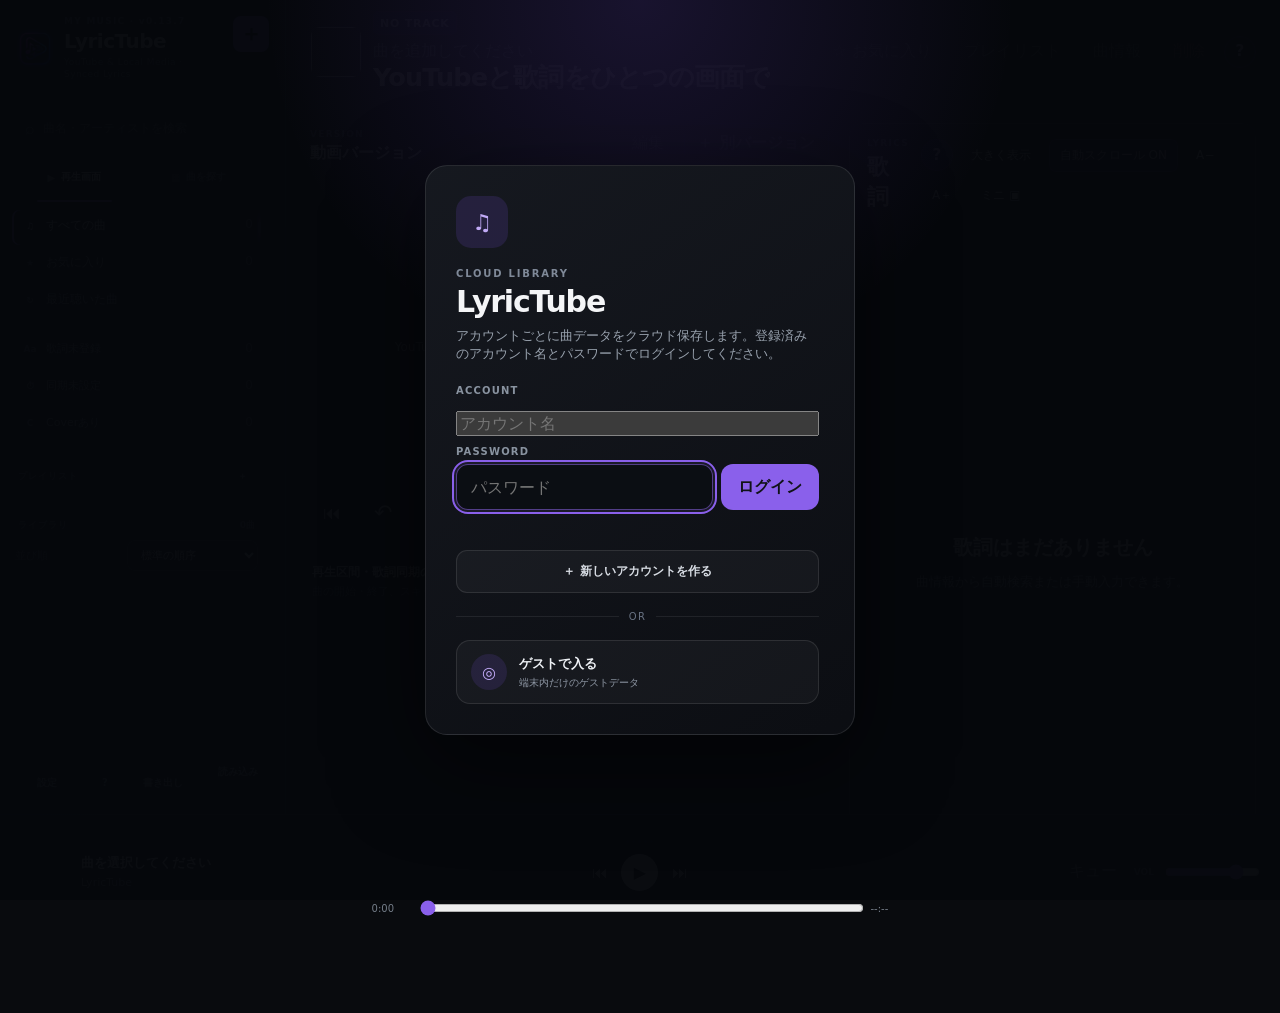
<file: index.html>
<!doctype html>
<html lang="ja">
<head>
  <meta charset="utf-8">
  <meta name="viewport" content="width=device-width, initial-scale=1">
  <meta name="referrer" content="strict-origin-when-cross-origin">
  <link rel="preconnect" href="https://www.youtube.com" crossorigin>
  <link rel="preconnect" href="https://www.youtube-nocookie.com" crossorigin>
  <link rel="preconnect" href="https://i.ytimg.com" crossorigin>
  <title>LyricTube</title>
  <link rel="icon" type="image/webp" href="assets/lyrictube-icon.webp">
  <link rel="apple-touch-icon" href="assets/lyrictube-icon.webp">
  <link rel="stylesheet" href="styles.css?v=20261029-1&palette=ocean2">
  <link rel="stylesheet" href="mobile.css?v=20261029-1">
  <link rel="stylesheet" href="guest.css?v=20261029-1">
  <link rel="stylesheet" href="auth-ui.css?v=20261029-1">
  <link rel="stylesheet" href="tags.css?v=20261029-1">
  <link rel="stylesheet" href="sidebar.css?v=20261029-1&palette=ocean2">
  <link rel="stylesheet" href="youtube-channels.css?v=20261029-1">
  <link rel="stylesheet" href="visual-art-v3.css?v=20261029-1&palette=ocean2">
</head>
<body>
  <div class="app-shell">
    <aside class="sidebar">
      <div class="brand-row">
        <div class="brand-lockup">
          <img src="assets/lyrictube-icon.webp" class="brand-logo" alt="LyricTube">
          <div>
            <p class="eyebrow">MY MUSIC · <span data-app-version>v0.13.7</span></p>
            <div class="brand-title-line"><h1>LyricTube</h1></div>
            <p class="brand-subtitle">YouTube & Local Media · Synced Lyrics</p>
          </div>
        </div>
        <button id="addSongBtn" class="icon-btn" type="button" title="曲を追加">＋</button>
      </div>

      <div class="sidebar-scroll" aria-label="ライブラリと分類">
        <label class="search-box"><span>⌕</span><input id="librarySearch" type="search" placeholder="曲名・アーティストを検索"></label>

      <div class="page-switch" aria-label="メイン画面">
        <button id="playerPageBtn" class="page-switch-btn active" type="button"><span>▶</span><span>再生画面</span></button>
        <button id="browsePageBtn" class="page-switch-btn" type="button"><span>▦</span><span>曲を探す</span></button>
      </div>

      <nav class="view-nav" aria-label="ライブラリ表示">
        <button class="view-btn active" data-view="all" type="button"><span><span class="nav-icon">♫</span>すべての曲</span><span id="allCount" class="nav-count">0</span></button>
        <button class="view-btn" data-view="favorites" type="button"><span><span class="nav-icon">★</span>お気に入り</span><span id="favoriteCount" class="nav-count">0</span></button>
        <button class="view-btn" data-view="recent" type="button"><span><span class="nav-icon">↻</span>最近聴いた曲</span></button>
        <div class="view-nav-divider"></div>
        <button class="view-btn smart-view" data-view="needsLyrics" type="button"><span><span class="nav-icon">Aa</span>歌詞未登録</span><span id="needsLyricsCount" class="nav-count">0</span></button>
        <button class="view-btn smart-view" data-view="needsSync" type="button"><span><span class="nav-icon">⏱</span>同期未設定</span><span id="needsSyncCount" class="nav-count">0</span></button>
        <button class="view-btn smart-view" data-view="covers" type="button"><span><span class="nav-icon">C</span>Coverあり</span><span id="coverCount" class="nav-count">0</span></button>
      </nav>

      <div class="playlist-head">
        <span>プレイリスト</span>
        <button id="managePlaylistsBtn" class="mini-icon" type="button" title="プレイリスト管理">＋</button>
      </div>
      <div id="playlistNav" class="playlist-nav"></div>

      <div class="library-head"><span id="libraryLabel">ライブラリ</span><span id="songCount">0曲</span></div>
      <label class="library-sort-row"><span>並び順</span><select id="librarySort" aria-label="サイドバーの曲の並び順"><option value="default">標準の順序</option><option value="title">曲名順</option><option value="artist">アーティスト順</option><option value="added">追加した順</option><option value="played">最近再生した順</option></select></label>
      <div id="songList" class="song-list"></div>
      </div>

      <div class="sidebar-tools">
        <button id="settingsBtn" class="ghost-btn" type="button">設定</button>
        <button id="helpBtn" class="ghost-btn help-icon-btn" data-help-topic="overview" type="button" title="使い方" aria-label="使い方">?</button>
        <button id="exportBtn" class="ghost-btn" type="button">書き出し</button>
        <label class="ghost-btn file-label">読み込み<input id="importInput" type="file" accept="application/json"></label>
      </div>
    </aside>

    <main class="main">
      <header class="topbar">
        <div class="now-playing-summary">
          <div class="now-cover" aria-hidden="true"><img id="nowThumb" alt=""></div>
          <div class="now-title">
            <div class="now-meta-line">
              <span id="nowVersionBadge" class="now-badge">NO TRACK</span>
              <span id="nowPlayCount" class="now-stat"></span>
            </div>
            <p id="nowArtist" class="muted">曲を追加してください</p>
            <h2 id="nowTitle">YouTubeと歌詞をひとつの画面で</h2>
            <button id="nowChannelBtn" class="now-channel-entry" type="button" hidden aria-label="再生動画の投稿チャンネルを開く">
              <span id="nowChannelIcon" class="now-channel-icon" aria-hidden="true">♪</span>
              <span class="now-channel-copy"><small>この動画の投稿チャンネル</small><strong id="nowChannelLabel">投稿チャンネルを見る</strong></span>
              <span class="now-channel-arrow" aria-hidden="true">›</span>
            </button>
          </div>
        </div>
        <div class="top-actions">
          <button id="favoriteBtn" class="ghost-btn" type="button" disabled>☆ お気に入り</button>
          <button id="playlistBtn" class="ghost-btn" type="button" disabled>プレイリスト</button>
          <button id="editSongBtn" class="ghost-btn" type="button" disabled>曲情報</button>
          <button id="deleteSongBtn" class="danger-ghost" type="button" disabled>削除</button>
          <button id="topHelpBtn" class="ghost-btn help-launch help-icon-btn" data-help-topic="player" type="button" title="再生画面の使い方" aria-label="再生画面の使い方">?</button>
        </div>
      </header>

      <section id="browsePage" class="browse-page page-hidden">
        <div class="browse-hero">
          <div class="browse-hero-copy">
            <p class="eyebrow">YOUR LIBRARY</p>
            <h2>曲を探す</h2>
            <p class="muted">サムネイルを見ながら大きく選べます。再生してもこのページに残るので、そのまま次の曲を探せます。</p>
            <div class="browse-hero-actions">
              <button id="browseAddSongBtn" class="primary-btn" type="button">＋ 曲を追加</button>
              <button id="browseChannelsBtn" class="ghost-btn" type="button">投稿チャンネルから探す</button>
            </div>
          </div>
          <div class="browse-brand-art" aria-hidden="true">
            <div class="browse-brand-lockup">
              <img src="assets/lyrictube-icon.webp" alt="">
              <div><strong>LyricTube</strong><span>SYNCED MUSIC LIBRARY</span></div>
            </div>
          </div>
        </div>

        <div class="browse-toolbar">
          <label class="browse-search">
            <span>⌕</span>
            <input id="browseSearch" type="search" placeholder="曲名・アーティスト・歌唱者を検索">
          </label>
          <div class="browse-chips">
            <button class="browse-chip active" data-browse-view="all" type="button">すべて</button>
            <button class="browse-chip" data-browse-view="favorites" type="button">お気に入り</button>
            <button class="browse-chip" data-browse-view="recent" type="button">最近聴いた</button>
            <button class="browse-chip" data-browse-view="covers" type="button">Coverあり</button>
            <button class="browse-chip" data-browse-view="needsLyrics" type="button">歌詞未登録</button>
            <button class="browse-chip" data-browse-view="needsSync" type="button">同期未設定</button>
          </div>
        </div>

        <div class="browse-section-head">
          <div>
            <p class="eyebrow">MUSIC</p>
            <h3 id="browseHeading">すべての曲</h3>
          </div>
          <div class="browse-meta-actions"><span id="browseCount" class="browse-count">0曲</span><label class="browse-sort-row"><span>並び順</span><select id="browseSort" aria-label="曲を探す画面の並び順"><option value="default">標準の順序</option><option value="title">曲名順</option><option value="artist">アーティスト順</option><option value="added">追加した順</option><option value="played">最近再生した順</option></select></label></div>
        </div>

        <div id="browseGrid" class="browse-grid"></div>
      </section>

      <section id="playerWorkspace" class="workspace">
        <div class="player-column">
          <section class="version-card">
            <div class="section-line">
              <div><p class="eyebrow">VERSION</p><strong>動画バージョン</strong></div>
              <div class="inline-actions">
                <button id="editVersionBtn" class="ghost-btn" type="button" disabled>編集</button>
                <button id="addVersionBtn" class="primary-soft" type="button" disabled>＋ 別バージョン</button>
              </div>
            </div>
            <div id="versionTabs" class="version-tabs"></div>
          </section>

          <div class="player-card">
            <div id="playerPlaceholder" class="player-placeholder">
              <div class="placeholder-mark" aria-hidden="true">♫</div>
              <strong class="placeholder-title">最初の曲を追加しよう</strong>
              <p class="placeholder-detail">YouTube動画や端末の音源を登録すると、歌詞と一緒に再生できます。</p>
              <button id="playerAddSongBtn" class="primary-btn placeholder-add" type="button">＋ 曲を追加</button>
            </div>
            <div id="player"></div>
          </div>

          <div class="transport-card">
            <button id="prevBtn" class="transport-btn" type="button" title="前の曲">⏮</button>
            <button id="restartBtn" class="transport-btn main-control" type="button" title="曲開始位置へ">↶</button>
            <button id="nextBtn" class="transport-btn" type="button" title="次の曲">⏭</button>
            <button id="shuffleBtn" class="mode-btn" type="button">シャッフル OFF</button>
            <button id="repeatBtn" class="mode-btn" type="button">リピート OFF</button>
          </div>

          <details id="playbackAdvanced" class="playback-advanced">
            <summary>
              <span class="playback-advanced-copy"><strong>再生区間・歌詞同期の調整</strong><span>曲の開始・終了、スキップ、歌詞タイミング</span></span>
              <span class="playback-advanced-indicator" aria-hidden="true">⌄</span>
            </summary>
            <div class="playback-advanced-content">
          <section class="range-card">
            <div class="section-line">
              <div><p class="eyebrow">PLAY RANGE</p><strong>曲として再生する範囲</strong><p class="muted small">FIRST TAKEのトークやMVの前後を除外できます</p></div>
              <button id="resetRangeBtn" class="ghost-btn" type="button" disabled>範囲をリセット</button>
            </div>
            <div class="range-grid">
              <div class="range-box"><span>曲開始</span><strong id="startTimeLabel">00:00.00</strong><button id="setStartBtn" type="button" disabled>現在位置を開始にする</button></div>
              <div class="range-box"><span>曲終了</span><strong id="endTimeLabel">未設定</strong><button id="setEndBtn" type="button" disabled>現在位置を終了にする</button></div>
            </div>

            <div class="skip-head">
              <div><strong>途中の会話・演出をスキップ</strong><p class="muted small">「開始を記録」→動画を進める→「ここまで」を押すだけ</p></div>
              <label class="switch-row"><input id="autoSkipToggle" type="checkbox" checked><span>自動スキップ</span></label>
            </div>
            <div class="skip-actions">
              <button id="markSkipStartBtn" class="ghost-btn" type="button" disabled>スキップ開始を記録</button>
              <button id="markSkipEndBtn" class="primary-soft" type="button" disabled>ここまでをスキップ</button>
              <span id="pendingSkipLabel" class="muted small"></span>
            </div>
            <div id="skipList" class="skip-list"></div>
          </section>

          <section class="sync-card">
            <div class="sync-row">
              <div><strong>歌詞タイミング微調整</strong><p class="muted small">開始位置を基準に、歌詞だけ少し早い/遅い時に調整</p></div>
              <div class="offset-controls"><button id="offsetMinus" type="button">−0.5秒</button><input id="offsetInput" type="number" min="-30" max="30" step="0.1" value="0.0"><button id="offsetPlus" type="button">＋0.5秒</button></div>
            </div>
            <div class="sync-row second">
              <div class="status-stack"><span id="syncStatus" class="status-pill">歌詞未選択</span><span id="versionSyncStatus" class="muted small"></span></div>
              <div class="inline-actions"><button id="syncHelpBtn" class="ghost-btn help-launch help-icon-btn" data-help-topic="sync" type="button" title="同期ヘルプ" aria-label="同期ヘルプ">?</button><button id="openSyncEditorBtn" class="ghost-btn" type="button" disabled>この動画専用に歌詞時間を合わせる</button></div>
            </div>
          </section>
            </div>
          </details>
        </div>

        <section class="lyrics-panel">
          <div class="lyrics-head">
            <div><p class="eyebrow">LYRICS</p><h3>歌詞</h3></div>
            <div class="lyrics-tools"><button id="lyricsHelpBtn" class="chip help-chip help-icon-btn" data-help-topic="lyrics" type="button" title="歌詞ヘルプ" aria-label="歌詞ヘルプ">?</button><button id="fullscreenLyricsBtn" class="chip" type="button">大きく表示</button><button id="toggleAutoScrollBtn" class="chip active" type="button" title="手動スクロール中は8秒間自動追従を一時停止します">自動スクロール ON</button><button id="fontSizeDownBtn" class="chip" type="button" title="歌詞を小さく">A−</button><button id="fontSizeUpBtn" class="chip" type="button" title="歌詞を大きく">A＋</button><button id="miniPlayerBtn" class="chip" type="button" title="ミニプレーヤー">ミニ ▣</button></div>
          </div>
          <div id="lyricsView" class="lyrics-view empty"><div class="empty-copy"><strong>歌詞はまだありません</strong><span>曲情報から自動検索または手動入力できます。</span></div></div>
        </section>
      </section>
    </main>
  </div>

  <dialog id="songDialog" class="dialog">
    <form id="songForm" method="dialog">
      <div class="dialog-head"><div><p class="eyebrow">SONG</p><h3 id="songDialogTitle">曲を追加</h3></div><button id="closeSongDialog" class="icon-btn subtle" type="button">×</button></div>
      <input id="editingSongId" type="hidden">

      <section id="initialVideoSection" class="form-section">
        <div class="form-section-title"><strong>最初のYouTube動画</strong><span class="muted small">あとからCoverやLive版を追加できます</span></div>
        <label>
          <span>YouTube動画</span>
          <div class="youtube-input-row">
            <input id="youtubeUrl" type="url" placeholder="https://www.youtube.com/watch?v=...">
            <button id="fetchYoutubeInfoBtn" class="ghost-btn" type="button">動画情報を取得</button>
          </div>
          <div class="youtube-search-launch"><button id="searchYoutubeForSongBtn" class="primary-soft" type="button">⌕ YouTubeで動画を検索</button><small>検索から選ぶか、今までどおりURLを貼り付けて追加できます。</small></div>
        </label>
        <div class="two-col">
          <label><span>動画タイプ</span><select id="initialVersionType"><option value="original">原曲 / MV</option><option value="cover">歌ってみた / Cover</option><option value="firsttake">FIRST TAKE系</option><option value="live">Live</option><option value="acoustic">Acoustic</option><option value="other">その他</option></select></label>
          <label><span>歌唱者 / 投稿者</span><input id="initialPerformer" type="text" placeholder="例: 米津玄師"></label>
        </div>
      </section>

      <div class="form-section-title"><strong>原曲情報</strong><span class="muted small">Coverでも歌詞検索はこの情報を使います</span></div>
      <div class="two-col">
        <label><span>原曲の曲名</span><input id="trackTitle" type="text" placeholder="例: Lemon" required></label>
        <label><span>原曲アーティスト</span><input id="artistName" type="text" placeholder="例: 米津玄師"><small>Coverの歌唱者/投稿者とは別です。Cover動画では歌唱者名で自動上書きしません。</small></label>
      </div>

      <details id="songOptionalDetails" class="song-optional-details">
        <summary><strong>歌詞・タグの設定</strong><span>必要なときだけ開く（あとから編集できます）</span></summary>
        <div class="song-optional-content">
      <div class="lyrics-source-box">
        <div>
          <strong>歌詞を取得</strong>
          <p class="muted small">まずLRCLIBで自動検索。見つからない場合は、入力中の曲名＋原曲アーティストでGoogle歌詞検索を開けます。</p>
        </div>
        <div class="lyrics-source-actions">
          <button id="searchLyricsBtn" class="primary-soft" type="button">自動で歌詞検索</button>
          <button id="googleLyricsBtn" class="ghost-btn" type="button">Googleで歌詞検索</button>
        </div>
      </div>
      <label>
        <span>歌詞（手動入力も可能）</span>
        <textarea id="lyricsInput" rows="10" placeholder="Googleなどで歌詞をコピーしてここへ貼り付け。LRC形式 [00:12.30] にも対応"></textarea>
        <div class="lyrics-paste-row">
          <small id="lyricsInputHint">歌詞は曲に共通保存。Google検索から戻ったらCtrl+V、または右のボタンで貼り付けできます。</small>
          <button id="pasteLyricsBtn" class="ghost-btn compact-btn" type="button">クリップボードから貼り付け</button>
        </div>
        <div class="ocr-tip">
          <strong>画面の歌詞を文字にしたい場合</strong>
          <span>PowerToys Text Extractorを使っているなら、通常は <kbd>Win</kbd> + <kbd>Shift</kbd> + <kbd>T</kbd> → 歌詞を範囲選択 → この欄へ <kbd>Ctrl</kbd> + <kbd>V</kbd> で貼り付けできます。</span>
        </div>
      </label>

        </div>
      </details>
      <div class="dialog-actions"><button id="cancelSongBtn" class="ghost-btn" type="button">キャンセル</button><button class="primary-btn" type="submit">保存</button></div>
    </form>
  </dialog>

  <dialog id="versionDialog" class="dialog">
    <form id="versionForm" method="dialog">
      <div class="dialog-head"><div><p class="eyebrow">VIDEO VERSION</p><h3 id="versionDialogTitle">動画バージョンを追加</h3></div><button id="closeVersionDialog" class="icon-btn subtle" type="button">×</button></div>
      <input id="editingVersionId" type="hidden">
      <label>
        <span>YouTube動画</span>
        <div class="youtube-input-row">
          <input id="versionYoutubeUrl" type="url" required placeholder="https://www.youtube.com/watch?v=...">
          <button id="fetchVersionInfoBtn" class="ghost-btn" type="button">動画情報を取得</button>
        </div>
        <div class="youtube-search-launch"><button id="searchYoutubeForVersionBtn" class="primary-soft" type="button">⌕ YouTubeで動画を検索</button><small>CoverやLiveを選んで追加できます。</small></div>
      </label>
      <div class="two-col">
        <label><span>タイプ</span><select id="versionType"><option value="original">原曲 / MV</option><option value="cover">歌ってみた / Cover</option><option value="firsttake">FIRST TAKE系</option><option value="live">Live</option><option value="acoustic">Acoustic</option><option value="other">その他</option></select></label>
        <label><span>表示名</span><input id="versionLabel" type="text" placeholder="未入力ならタイプ名を使用"></label>
      </div>
      <label><span>歌唱者 / 投稿者</span><input id="versionPerformer" type="text" placeholder="Coverした人、Live歌唱者など"></label>
      <div class="dialog-actions"><button id="deleteVersionBtn" class="danger-ghost left-action" type="button">この動画を削除</button><button id="cancelVersionBtn" class="ghost-btn" type="button">キャンセル</button><button class="primary-btn" type="submit">保存</button></div>
    </form>
  </dialog>

  <dialog id="youtubeSearchDialog" class="dialog youtube-search-dialog" aria-labelledby="youtubeSearchHeading">
    <div class="dialog-head">
      <div><p class="eyebrow">YOUTUBE</p><h3 id="youtubeSearchHeading">YouTubeで動画を探す</h3></div>
      <button id="closeYoutubeSearchDialog" class="icon-btn subtle" type="button" aria-label="検索を閉じる">×</button>
    </div>
    <form id="youtubeSearchForm" class="youtube-search-form">
      <label for="youtubeSearchQuery">曲名・アーティスト・動画名</label>
      <div class="youtube-search-query">
        <input id="youtubeSearchQuery" type="search" maxlength="100" placeholder="例: スパークル RADWIMPS MV" autocomplete="off" required>
        <button id="youtubeSearchSubmit" class="primary-btn" type="submit">検索</button>
      </div>
      <div class="youtube-search-fallback"><button id="youtubeSearchExternal" type="button" class="ghost-btn">YouTubeで直接探す ↗</button><span>API設定前でも使えます。見つけた動画のURLを貼り付けて登録できます。</span></div>
      <details id="youtubeSearchConfig" class="youtube-search-config">
        <summary>APIキーの設定（初回のみ）</summary>
        <p>サイト内検索にはYouTube Data API v3のキーが必要です。キーはこのタブの一時領域にだけ保存し、曲データやGitHubには保存しません。</p>
        <label for="youtubeSearchApiKey">YouTube Data APIキー</label>
        <div class="youtube-search-key-row">
          <input id="youtubeSearchApiKey" type="password" autocomplete="off" spellcheck="false" placeholder="Google Cloudで作成したAPIキー">
          <button id="youtubeSearchSaveKey" class="primary-soft" type="button">このタブで使う</button>
        </div>
        <p class="youtube-search-key-help"><a href="https://console.cloud.google.com/apis/library/youtube.googleapis.com" target="_blank" rel="noopener noreferrer">APIを有効化 ↗</a> · <a href="https://console.cloud.google.com/apis/credentials" target="_blank" rel="noopener noreferrer">APIキーを作成 ↗</a><span>「ウェブサイト： https://elitemay.github.io/*」と「YouTube Data API v3」の両方で制限してください。キーは公開・共有しないでください。</span></p>
      </details>
      <p id="youtubeSearchStatus" class="youtube-search-status" role="status" aria-live="polite">検索キーワードを入力してください。</p>
    </form>
    <div id="youtubeSearchResults" class="youtube-search-results" aria-label="YouTube検索結果"></div>
  </dialog>

  <dialog id="youtubeChannelsDialog" class="dialog youtube-channels-dialog" aria-labelledby="channelHeading">
    <div class="dialog-head"><div><p class="eyebrow">CHANNELS</p><h3 id="channelHeading">投稿チャンネルから探す</h3></div><button id="closeYoutubeChannelsDialog" class="icon-btn subtle" type="button" aria-label="閉じる">×</button></div>
    <div class="channel-body">
      <p class="muted small">再生中の動画、または登録済みの動画から投稿チャンネルを開けます。投稿者と歌手が異なる場合があります。動画を確認してから追加してください。</p>
      <div id="channelKeyHelp" class="channel-key-help" hidden><label for="channelApiKey">YouTube Data APIキー（YouTube検索と共通）</label><div class="channel-key-row"><input id="channelApiKey" type="password" autocomplete="off" placeholder="ブラウザ制限付きAPIキー"><button id="channelKeySave" class="primary-soft" type="button">このタブで使う</button></div><small>キーを曲情報やクラウドに保存することはありません。</small></div>
      <section id="channelPanel"><div class="channel-toolbar"><input id="channelFilter" type="search" aria-label="チャンネルを絞り込む" placeholder="チャンネル名で検索"><button id="channelRefreshBtn" class="ghost-btn" type="button">再取得</button></div><p id="channelStatus" role="status" aria-live="polite"></p><div id="channelList" class="channel-list"></div></section>
      <section id="channelVideosPanel" hidden><button id="channelBackBtn" class="ghost-btn" type="button">← チャンネル一覧へ</button><div class="channel-current"><span id="channelCurrentIcon"></span><strong id="channelCurrentName"></strong></div><p id="channelVideoStatus" role="status" aria-live="polite"></p><div id="channelVideos" class="channel-videos"></div><div class="channel-footer"><button id="channelLoadMore" class="ghost-btn" type="button" hidden>次の50件を取得</button></div></section>
    </div>
  </dialog>
  <dialog id="settingsDialog" class="dialog settings-dialog">
    <div class="dialog-head">
      <div><p class="eyebrow">SETTINGS</p><h3>設定</h3></div>
      <button id="closeSettingsDialog" class="icon-btn subtle" type="button">×</button>
    </div>
    
    <section class="settings-section github-pages-note">
      <div class="settings-title-row">
        <div>
          <strong>GitHub Pages版</strong>
          <p class="muted small">ローカルサーバー不要。ゲストの曲情報はこの端末に保存し、アカウント利用時はクラウド同期します。端末音源の本体は同期されません。</p>
        </div>
        <span class="status-pill ready">STATIC</span>
      </div>
      <p class="muted small">歌詞はLRCLIB / SyncLRC / lyrics.ovhから検索します。YouTubeのサイト内検索には、別途YouTube Data APIキーの設定が必要です。</p>
    </section>
    <section class="settings-section">
      <div class="settings-title-row">
        <div>
          <strong>起動</strong>
          <p class="muted small">最初に開くメイン画面を選べます。</p>
        </div>
      </div>
      <label>
        <span>起動時の表示</span>
        <select id="settingsStartupPage">
          <option value="player">再生画面</option>
          <option value="browse">曲を探す</option>
        </select>
      </label>
    </section>
<section class="settings-section">
      <div class="settings-title-row">
        <div>
          <strong>テーマ</strong>
          <p class="muted small">見た目を切り替えられます。</p>
        </div>
      </div>
      <div class="theme-grid">
        <button type="button" class="theme-btn active" data-theme="dark">
          <span class="theme-preview theme-preview-dark"></span>
          <span>ダーク</span>
        </button>
        <button type="button" class="theme-btn" data-theme="ocean">
          <span class="theme-preview theme-preview-ocean"></span>
          <span>オーシャン</span>
        </button>
        <button type="button" class="theme-btn" data-theme="midnight">
          <span class="theme-preview theme-preview-midnight"></span>
          <span>ミッドナイト</span>
        </button>
        <button type="button" class="theme-btn" data-theme="synthwave">
          <span class="theme-preview theme-preview-synthwave"></span>
          <span>シンセウェーブ</span>
        </button>
        <button type="button" class="theme-btn" data-theme="light">
          <span class="theme-preview theme-preview-light"></span>
          <span>ライト</span>
        </button>
        <button type="button" class="theme-btn" data-theme="sepia">
          <span class="theme-preview theme-preview-sepia"></span>
          <span>セピア</span>
        </button>
      </div>
    </section>
    <section class="settings-section">
      <div class="settings-title-row">
        <div>
          <strong>歌詞</strong>
          <p class="muted small">フォントサイズや自動スクロールを調整できます。</p>
        </div>
      </div>
      <label>
        <span>歌詞フォントサイズ</span>
        <div class="slider-row">
          <span class="slider-label">小</span>
          <input id="lyricsFontSizeSlider" type="range" min="12" max="32" step="1" value="18">
          <span class="slider-label">大</span>
          <strong id="lyricsFontSizeValue">18px</strong>
        </div>
      </label>
      <label class="switch-row setting-switch">
        <input id="settingsAutoScroll" type="checkbox" checked>
        <span>自動スクロール（デフォルトでON）</span>
      </label>
    </section>
    <section class="settings-section">
      <div class="settings-title-row">
        <div>
          <strong>表示</strong>
          <p class="muted small">画面構成やエフェクトの設定です。</p>
        </div>
      </div>
      <label class="switch-row setting-switch">
        <input id="settingsBottomPlayer" type="checkbox" checked>
        <span>ボトムプレーヤーを表示</span>
      </label>
      <label class="switch-row setting-switch">
        <input id="settingsSpotlight" type="checkbox" checked>
        <span>スポットライトエフェクト（マウス追従）</span>
      </label>
      <label class="switch-row setting-switch">
        <input id="settingsCompactMode" type="checkbox">
        <span>コンパクト表示（一覧の高さを詰める）</span>
      </label>
      <label class="switch-row setting-switch">
        <input id="settingsShowArtwork" type="checkbox" checked>
        <span>一覧にサムネイルを表示</span>
      </label>
      <label class="switch-row setting-switch">
        <input id="settingsGlass" type="checkbox" checked>
        <span>ガラス風の質感を使う</span>
      </label>
      <label class="switch-row setting-switch">
        <input id="settingsReduceMotion" type="checkbox">
        <span>動きを控えめにする</span>
      </label>
      <label class="switch-row setting-switch">
        <input id="settingsHelpTips" type="checkbox" checked>
        <span>？ボタンやヘルプ導線を表示</span>
      </label>
    </section>
    <section class="settings-section">
      <div class="settings-title-row">
        <div>
          <strong>その他</strong>
          <p class="muted small">ショートカット一覧やアプリ情報です。</p>
        </div>
      </div>
      <div class="settings-actions">
        <button id="openShortcutFromSettingsBtn" class="ghost-btn" type="button">⌨ キーボードショートカット</button>
        <button id="openHelpFromSettingsBtn" class="ghost-btn help-launch help-icon-btn" data-help-topic="settings" type="button" title="設定の使い方" aria-label="設定の使い方">?</button>
      </div>
      <p class="muted small shortcut-note">※ GitHub Pagesのサイトでは Windows 全体の <strong>Win + Shift + T</strong> のようなグローバルショートカットは取得できません。代わりに、歌詞時間調整ダイアログでは <strong>Shift + T</strong> で選択中の行へ現在時間を打刻できます。</p>
      <div class="version-info">
        <span>LyricTube</span>
        <span id="settingsAppVersion">v0.11.0</span>
      </div>
    </section>
  </dialog>

  <dialog id="lyricsSearchDialog" class="dialog search-dialog">
    <div class="dialog-head"><div><p class="eyebrow">LRCLIB</p><h3>歌詞を選択</h3></div><button id="closeLyricsSearchDialog" class="icon-btn subtle" type="button">×</button></div>
    <div id="lyricsSearchProgress" class="lyrics-search-progress muted small"></div>
    <div id="lyricsSearchResults" class="search-results"></div>
  </dialog>

  <dialog id="syncDialog" class="dialog sync-dialog">
    <div class="dialog-head"><div><p class="eyebrow">VERSION SYNC</p><h3>この動画専用の歌詞時間</h3></div><button id="closeSyncDialog" class="icon-btn subtle" type="button">×</button></div>
    <p class="muted sync-help">シークバーで何度でも戻れます。「今の時間」は押し直しで上書きできます。間奏に来たら「♪ 間奏を追加」で現在位置へ音符行を追加できます。</p>

    <div class="sync-transport-panel">
      <div class="sync-time-line">
        <div>
          <span class="sync-time-label">動画</span>
          <strong id="syncVideoTime">00:00.00</strong>
          <span class="sync-time-separator">/</span>
          <span id="syncVideoDuration">--:--.--</span>
        </div>
        <div class="sync-relative-time">
          <span class="sync-time-label">曲開始から</span>
          <strong id="syncRelativeTime">00:00.00</strong>
        </div>
      </div>

      <input id="syncSeekBar" class="sync-seek-bar" type="range" min="0" max="100" step="0.05" value="0" aria-label="動画の再生位置">

      <div class="sync-transport-actions">
        <button id="syncGoStartBtn" class="ghost-btn" type="button">曲開始へ</button>
        <button id="syncBack5Btn" class="ghost-btn" type="button">−5秒</button>
        <button id="syncBack1Btn" class="ghost-btn" type="button">−1秒</button>
        <button id="syncPlayPauseBtn" class="primary-soft sync-play-btn" type="button">再生</button>
        <button id="syncForward1Btn" class="ghost-btn" type="button">＋1秒</button>
        <button id="syncForward5Btn" class="ghost-btn" type="button">＋5秒</button>
        <button id="syncAddInterludeBtn" class="interlude-add-btn" type="button" title="動画の現在位置に ♪ を追加">♪ 間奏を追加</button>
        <button id="syncUndoBtn" class="ghost-btn" type="button" disabled>直前の変更を戻す</button>
      </div>
      <div class="sync-nudge-row">
        <span class="muted small">歌詞全体を一括ずらす：</span>
        <button id="syncNudgeMinus1" class="ghost-btn" type="button">−0.1秒</button>
        <button id="syncNudgePlus1" class="ghost-btn" type="button">＋0.1秒</button>
        <button id="syncNudgeMinus5" class="ghost-btn" type="button">−0.5秒</button>
        <button id="syncNudgePlus5" class="ghost-btn" type="button">＋0.5秒</button>
      </div>
      <p class="muted small sync-transport-note">同期編集中は「曲終了」と「自動スキップ」を一時停止するので、動画全体を自由に確認できます。</p>
    </div>

    <section class="sync-assist-panel" aria-labelledby="syncAssistTitle">
      <div class="sync-assist-head">
        <div>
          <p class="eyebrow">QUICK SYNC</p>
          <strong id="syncAssistTitle">ざっくり自動合わせ</strong>
          <p class="muted small">序盤・中盤・終盤など数か所だけ合わせて、その間を自動で伸縮します。</p>
        </div>
        <span id="syncAssistStatus" class="sync-anchor-status">基準点 0個 · あと2個必要</span>
      </div>
      <div class="sync-assist-actions">
        <button id="syncAssistApplyBtn" class="primary-soft" type="button" disabled>基準点の間を自動補間</button>
        <button id="syncAssistClearBtn" class="ghost-btn" type="button" disabled>基準点をクリア</button>
      </div>
      <p class="muted small sync-assist-note">使い方：2〜5か所の歌詞行で「今の時間（基準点）」を押す → 「基準点の間を自動補間」。元の同期歌詞がある場合は、その自然な歌詞間隔を保って速度だけ調整します。</p>
    </section>

    <div id="syncEditorList" class="sync-editor-list"></div>
    <div class="dialog-actions sticky-actions"><button id="useSharedSyncBtn" class="ghost-btn" type="button">原曲の時間に戻す</button><button id="resetSyncBtn" class="ghost-btn" type="button">時間を0にする</button><button id="saveSyncBtn" class="primary-btn" type="button">この動画用に保存</button></div>
  </dialog>

  <dialog id="playlistDialog" class="dialog playlist-dialog">
    <div class="dialog-head"><div><p class="eyebrow">PLAYLIST</p><h3>プレイリスト</h3></div><button id="closePlaylistDialog" class="icon-btn subtle" type="button">×</button></div>
    <div class="playlist-create"><input id="newPlaylistName" type="text" placeholder="新しいプレイリスト名"><button id="createPlaylistBtn" class="primary-soft" type="button">作成</button></div>
    <p id="playlistDialogHint" class="muted small dialog-pad"></p>
    <div id="playlistManageList" class="playlist-manage-list"></div>
  </dialog>

  <dialog id="queueDialog" class="dialog queue-dialog">
    <div class="dialog-head">
      <div><p class="eyebrow">UP NEXT</p><h3>再生キュー</h3></div>
      <button id="closeQueueDialog" class="icon-btn subtle" type="button">×</button>
    </div>
    <p class="muted small queue-help">今見ている一覧やプレイリストを基準にした再生順です。</p>
    <div id="queueList" class="queue-list"></div>
  </dialog>

  <dialog id="shortcutDialog" class="dialog shortcut-dialog">
    <div class="dialog-head">
      <div><p class="eyebrow">HELP</p><h3>キーボードショートカット</h3></div>
      <button id="closeShortcutDialog" class="icon-btn subtle" type="button">×</button>
    </div>
    <div class="shortcut-list">
      <div class="shortcut-row"><kbd>Space</kbd><span>再生 / 一時停止</span></div>
      <div class="shortcut-row"><kbd>←</kbd><span>5秒戻る</span></div>
      <div class="shortcut-row"><kbd>→</kbd><span>5秒進む</span></div>
      <div class="shortcut-row"><kbd>Ctrl</kbd><span>＋</span><kbd>←</kbd><span>前の曲</span></div>
      <div class="shortcut-row"><kbd>Ctrl</kbd><span>＋</span><kbd>→</kbd><span>次の曲</span></div>
      <div class="shortcut-row"><kbd>F</kbd><span>お気に入り切替</span></div>
      <div class="shortcut-row"><kbd>Shift</kbd><span>＋</span><kbd>T</kbd><span>同期画面で選択中の行に現在時間を打刻</span></div>
      <div class="shortcut-row"><kbd>?</kbd><span>この一覧を表示</span></div>
    </div>
  </dialog>

  <dialog id="helpDialog" class="dialog help-dialog">
    <div class="dialog-head">
      <div><p class="eyebrow">HELP</p><h3 id="helpDialogTitle">使い方</h3></div>
      <button id="closeHelpDialog" class="icon-btn subtle" type="button">×</button>
    </div>
    <div id="helpDialogBody" class="help-dialog-body"></div>
  </dialog>

  <footer id="bottomPlayer" class="bottom-player">
    <div class="bottom-now">
      <div class="bottom-thumb"><img id="bottomThumb" alt=""></div>
      <div class="bottom-copy">
        <strong id="bottomTitle">曲を選択してください</strong>
        <span id="bottomArtist">LyricTube</span>
      </div>
    </div>

    <div class="bottom-center">
      <div class="visualizer-bars" aria-hidden="true"><span></span><span></span><span></span><span></span><span></span></div><div class="bottom-controls">
        <button id="bottomPrevBtn" type="button" title="前の曲">⏮</button>
        <button id="bottomPlayBtn" class="bottom-play" type="button" title="再生 / 一時停止">▶</button>
        <button id="bottomNextBtn" type="button" title="次の曲">⏭</button>
      </div>
      <div class="bottom-progress">
        <span id="bottomCurrentTime">0:00</span>
        <input id="bottomSeek" type="range" min="0" max="100" step="0.1" value="0" aria-label="再生位置">
        <span id="bottomDuration">--:--</span>
      </div>
    </div>

    <div class="bottom-side">
      <button id="bottomQueueBtn" type="button">キュー</button>
      <span class="bottom-volume-mark">VOL</span>
      <input id="bottomVolume" type="range" min="0" max="100" step="1" value="80" aria-label="音量">
    </div>
  </footer>

  <div id="toast" class="toast" aria-live="polite"></div>
  <script src="version.js?v=20261029-1"></script>
  <script src="core/app-utils.js?v=20261029-1"></script>
  <script src="core/runtime-hooks.js?v=20261029-1"></script>
  <script src="core/player-controller.js?v=20261029-1"></script>
  <script src="core/library-sort.js?v=20261029-1"></script>
  <script src="library-schema.js?v=20261029-1"></script>
  <script src="sync-interpolation.js?v=20261029-1"></script>
  <script src="core/cloud-sync-recovery.js?v=20261029-1"></script>
  <script src="profile-data.js?v=20261029-1"></script>
  <script src="cloud-sync.js?v=20261029-1"></script>
  <script src="site-shell.js?v=20261029-1"></script>
  <script src="lyrics-providers.js?v=20261029-1"></script>
  <script src="local-media.js?v=20261029-1"></script>
  <script src="tags.js?v=20261029-1"></script>
</body>
</html>
</file>
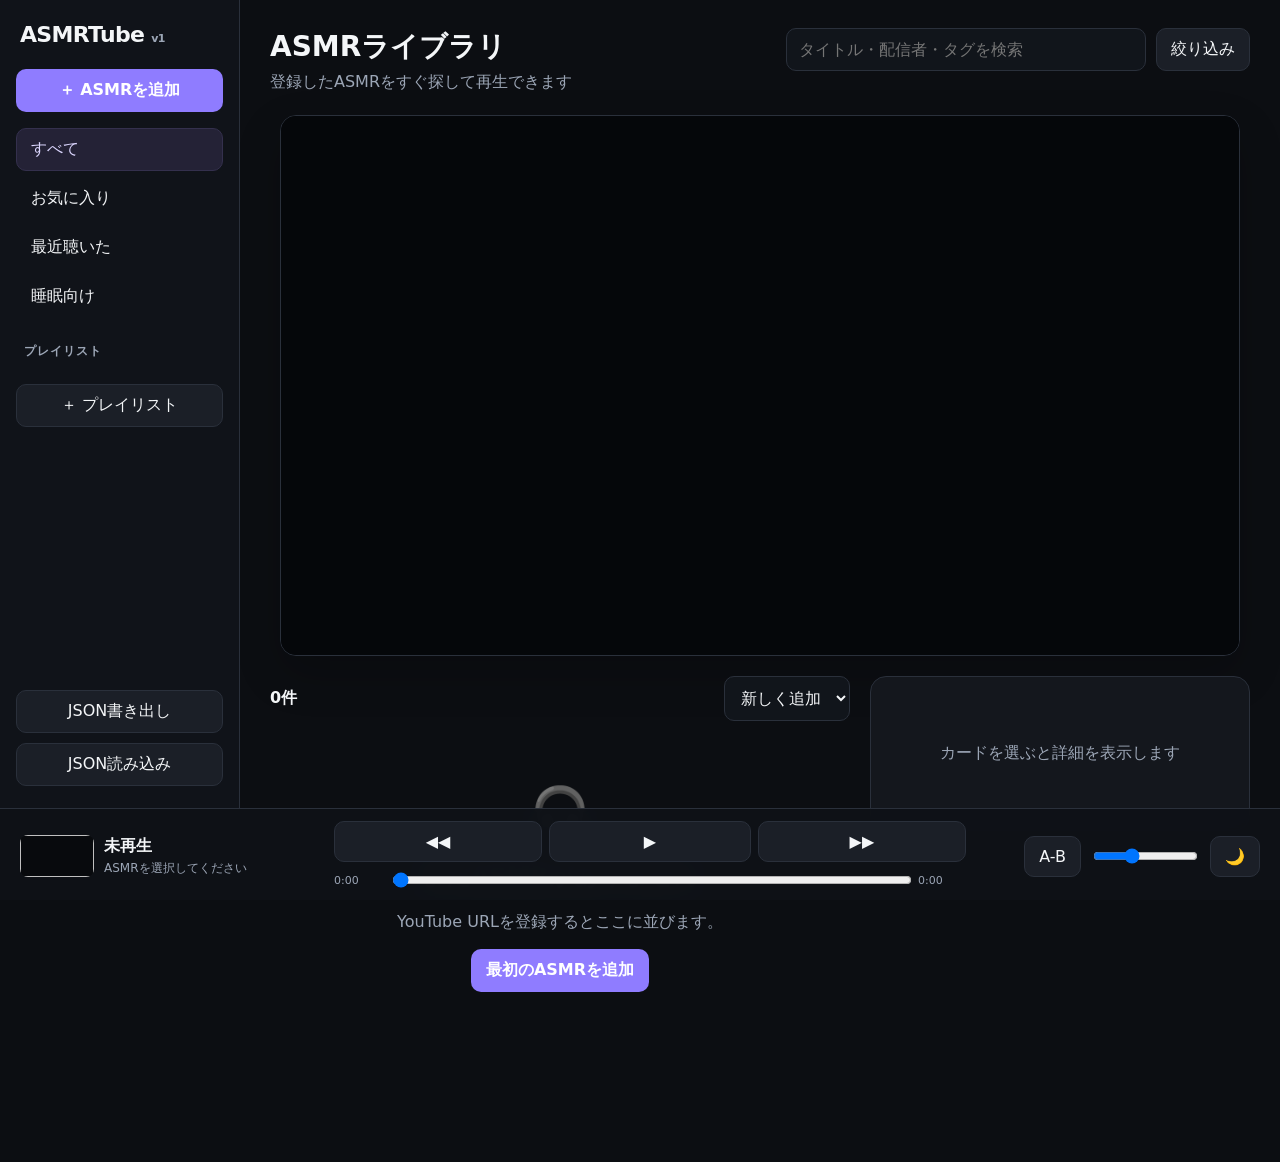
<file: asmrtube/index.html>
<!doctype html>
<html lang="ja">
<head>
  <meta charset="utf-8">
  <meta name="viewport" content="width=device-width,initial-scale=1">
  <meta name="theme-color" content="#111318">
  <title>ASMRTube</title>
  <link rel="stylesheet" href="styles.css">
  <style>
    .video-stage{max-width:960px;margin:0 auto 20px;border:1px solid var(--line);border-radius:16px;overflow:hidden;background:#05070a;box-shadow:0 18px 45px rgba(0,0,0,.2)}
    #ytPlayerHost{width:100%;aspect-ratio:16/9;background:#05070a}
    #ytPlayerHost iframe{display:block;width:100%!important;height:auto!important;aspect-ratio:16/9}
  </style>
</head>
<body>
  <div class="app-shell">
    <aside class="sidebar">
      <div class="brand">ASMRTube <span>v1</span></div>
      <button class="primary full" id="addVideoBtn">＋ ASMRを追加</button>
      <nav class="nav" id="nav">
        <button class="nav-btn active" data-view="all">すべて</button>
        <button class="nav-btn" data-view="favorites">お気に入り</button>
        <button class="nav-btn" data-view="recent">最近聴いた</button>
        <button class="nav-btn" data-view="sleep">睡眠向け</button>
      </nav>
      <div class="sidebar-title">プレイリスト</div>
      <div id="playlistList" class="playlist-list"></div>
      <button class="ghost full" id="newPlaylistBtn">＋ プレイリスト</button>
      <div class="sidebar-spacer"></div>
      <button class="ghost full" id="exportBtn">JSON書き出し</button>
      <label class="ghost full file-label">JSON読み込み<input type="file" id="importInput" accept="application/json"></label>
    </aside>

    <main class="main">
      <header class="topbar">
        <div>
          <h1 id="viewTitle">ASMRライブラリ</h1>
          <p id="viewSub">登録したASMRをすぐ探して再生できます</p>
        </div>
        <div class="top-actions">
          <input id="searchInput" class="search" type="search" placeholder="タイトル・配信者・タグを検索">
          <button class="ghost" id="filterBtn">絞り込み</button>
        </div>
      </header>

      <section id="filters" class="filters hidden">
        <div class="filter-group"><span>耳</span><div id="earFilters" class="chips"></div></div>
        <div class="filter-group"><span>種類</span><div id="typeFilters" class="chips"></div></div>
        <button class="ghost" id="clearFiltersBtn">条件クリア</button>
      </section>

      <section class="video-stage" aria-label="YouTubeプレイヤー"><div id="ytPlayerHost"></div></section>

      <section class="content-grid">
        <div class="library-panel">
          <div class="section-head"><strong id="resultCount">0件</strong><select id="sortSelect"><option value="new">新しく追加</option><option value="title">タイトル順</option><option value="rating">評価順</option></select></div>
          <div id="libraryGrid" class="library-grid"></div>
          <div id="emptyState" class="empty hidden"><div class="empty-icon">🎧</div><h2>まだASMRがありません</h2><p>YouTube URLを登録するとここに並びます。</p><button class="primary" id="emptyAddBtn">最初のASMRを追加</button></div>
        </div>

        <aside class="detail-panel" id="detailPanel">
          <div class="detail-empty">カードを選ぶと詳細を表示します</div>
        </aside>
      </section>
    </main>
  </div>

  <footer class="player-bar">
    <div class="now-playing"><img id="miniThumb" alt=""><div><strong id="miniTitle">未再生</strong><span id="miniCreator">ASMRを選択してください</span></div></div>
    <div class="player-center"><button id="prevBtn">◀◀</button><button id="playBtn" class="play">▶</button><button id="nextBtn">▶▶</button><div class="progress-wrap"><span id="timeNow">0:00</span><input id="seek" type="range" min="0" max="1000" value="0"><span id="timeTotal">0:00</span></div></div>
    <div class="player-right"><button id="loopBtn">A-B</button><input id="volume" type="range" min="0" max="100" value="35"><button id="sleepBtn">🌙</button></div>
  </footer>

  <dialog id="videoDialog" class="dialog">
    <form method="dialog" id="videoForm">
      <div class="dialog-head"><h2 id="videoDialogTitle">ASMRを追加</h2><button value="cancel" class="icon-btn">×</button></div>
      <input type="hidden" id="editId">
      <label>YouTube URL<input id="videoUrl" required placeholder="https://www.youtube.com/watch?v=..."></label>
      <div class="two"><label>タイトル<input id="videoTitle" required placeholder="ASMRタイトル"></label><label>配信者<input id="creator" placeholder="配信者 / チャンネル"></label></div>
      <label>タグ<input id="tags" placeholder="耳かき, 囁き, 睡眠, 両耳"></label>
      <div class="two"><label>評価<select id="rating"><option value="0">未評価</option><option value="1">普通</option><option value="2">好き</option><option value="3">かなり好き</option><option value="4">神</option></select></label><label>作品音量<input id="itemVolume" type="number" min="0" max="100" value="35"></label></div>
      <label class="check"><input id="sleepFriendly" type="checkbox"> 睡眠向け</label>
      <div class="dialog-actions"><button value="cancel" class="ghost">キャンセル</button><button type="submit" value="default" class="primary">保存</button></div>
    </form>
  </dialog>

  <dialog id="timestampDialog" class="dialog wide">
    <form method="dialog" id="timestampForm">
      <div class="dialog-head"><div><h2>コメントからタイムスタンプ取込</h2><p>YouTubeコメントを丸ごと貼り付けても時間行だけ抽出します。</p></div><button value="cancel" class="icon-btn">×</button></div>
      <textarea id="timestampPaste" rows="10" placeholder="0:00 オープニング&#10;3:24 右耳かき&#10;10:51 囁き"></textarea>
      <div class="inline-actions"><button type="button" id="parseTimestampsBtn" class="primary">タイムスタンプを解析</button><span id="parseSummary"></span></div>
      <div id="timestampPreview" class="timestamp-preview"></div>
      <div class="dialog-actions"><button value="cancel" class="ghost">キャンセル</button><button id="saveTimestampsBtn" type="button" class="primary" disabled>すべて追加</button></div>
    </form>
  </dialog>

  <dialog id="sleepDialog" class="dialog small">
    <form method="dialog">
      <div class="dialog-head"><h2>スリープタイマー</h2><button value="cancel" class="icon-btn">×</button></div>
      <div class="sleep-options"><button value="cancel" data-sleep="15">15分</button><button value="cancel" data-sleep="30">30分</button><button value="cancel" data-sleep="45">45分</button><button value="cancel" data-sleep="60">60分</button><button value="cancel" data-sleep="90">90分</button><button value="cancel" data-sleep="0">解除</button></div>
    </form>
  </dialog>

  <dialog id="playlistDialog" class="dialog small"><form method="dialog" id="playlistForm"><div class="dialog-head"><h2>プレイリスト作成</h2><button value="cancel" class="icon-btn">×</button></div><label>名前<input id="playlistName" required maxlength="40"></label><div class="dialog-actions"><button value="cancel" class="ghost">キャンセル</button><button type="submit" class="primary">作成</button></div></form></dialog>

  <div id="toast" class="toast"></div>
  <script src="https://www.youtube.com/iframe_api"></script>
  <script src="app.js"></script>
</body>
</html>
</file>
<file: styles.css>
:root{color-scheme:dark;--bg:#0a0b0e;--panel:#111318;--panel2:#171a20;--panel3:#20242c;--border:rgba(255,255,255,.085);--text:#f4f5f7;--muted:#939aa6;--accent:#8b5cf6;--accentSoft:rgba(139,92,246,.15);--danger:#ff7474;--shadow:0 20px 60px rgba(0,0,0,.35)}
*{box-sizing:border-box}html,body{margin:0;min-height:100%;background:var(--bg);color:var(--text);font-family:Inter,"Noto Sans JP","Yu Gothic UI",system-ui,sans-serif}button,input,textarea,select{font:inherit}button{color:inherit}button:focus-visible,input:focus-visible,textarea:focus-visible,select:focus-visible{outline:2px solid var(--accent);outline-offset:2px}.app-shell{min-height:100vh;display:grid;grid-template-columns:300px minmax(0,1fr)}
.sidebar{height:100vh;position:sticky;top:0;border-right:1px solid var(--border);background:#0d0f13;padding:22px 16px 16px;display:flex;flex-direction:column;min-width:0}.brand-row,.topbar,.dialog-head,.section-line,.sync-row,.library-head,.playlist-head,.skip-head{display:flex;align-items:center;justify-content:space-between;gap:14px}h1,h2,h3,p{margin:0}h1{font-size:24px}h2{font-size:clamp(21px,3vw,32px);line-height:1.2}h3{font-size:22px}.eyebrow{color:var(--muted);font-size:10px;font-weight:800;letter-spacing:.18em;margin-bottom:5px}.muted{color:var(--muted)}.small{font-size:12px;line-height:1.5}
.icon-btn,.ghost-btn,.danger-ghost,.primary-btn,.primary-soft,.chip,.offset-controls button,.mode-btn,.transport-btn,.range-box button,.mini-icon{border:1px solid var(--border);background:var(--panel2);border-radius:11px;padding:9px 12px;cursor:pointer;transition:.16s ease}.icon-btn{width:40px;height:40px;padding:0;display:grid;place-items:center;font-size:22px}.mini-icon{width:28px;height:28px;padding:0;display:grid;place-items:center}.ghost-btn:hover,.icon-btn:hover,.mode-btn:hover,.transport-btn:hover,.range-box button:hover{background:var(--panel3)}.icon-btn.subtle{background:transparent}.primary-btn{background:var(--accent);border-color:transparent;font-weight:800;min-width:110px}.primary-soft{background:var(--accentSoft);border-color:rgba(139,92,246,.28);color:#cdbdff;font-weight:800}.danger-ghost{color:#ff9b9b;background:rgba(255,116,116,.06);border-color:rgba(255,116,116,.18)}button:disabled{opacity:.4;cursor:not-allowed}.left-action{margin-right:auto}
.search-box{margin-top:20px;display:flex;align-items:center;gap:8px;background:var(--panel);border:1px solid var(--border);border-radius:12px;padding:0 12px}.search-box input{width:100%;border:0;background:transparent;color:var(--text);padding:11px 0}.search-box input:focus{outline:none}.view-nav{display:grid;gap:4px;margin:12px 0}.view-btn{display:flex;justify-content:space-between;gap:10px;width:100%;border:1px solid transparent;background:transparent;color:#c4c8cf;border-radius:10px;padding:9px 10px;text-align:left;cursor:pointer}.view-btn:hover{background:rgba(255,255,255,.035)}.view-btn.active{background:var(--accentSoft);border-color:rgba(139,92,246,.2);color:#e3dcff}.nav-count{color:var(--muted);font-size:12px}.playlist-head{color:var(--muted);font-size:12px;padding:8px 4px}.playlist-nav{display:grid;gap:3px;max-height:140px;overflow:auto}.playlist-item{width:100%;border:0;background:transparent;color:#adb3bd;border-radius:9px;padding:8px 10px;text-align:left;cursor:pointer;white-space:nowrap;overflow:hidden;text-overflow:ellipsis}.playlist-item:hover,.playlist-item.active{background:rgba(255,255,255,.04);color:var(--text)}.library-head{color:var(--muted);font-size:12px;padding:13px 4px 8px;border-top:1px solid var(--border);margin-top:8px}.song-list{overflow:auto;display:flex;flex-direction:column;gap:5px;padding-right:3px;flex:1}.song-item{width:100%;border:1px solid transparent;background:transparent;color:inherit;border-radius:12px;padding:10px;text-align:left;display:grid;grid-template-columns:46px minmax(0,1fr) auto;gap:10px;cursor:pointer}.song-item:hover{background:rgba(255,255,255,.035)}.song-item.active{background:var(--accentSoft);border-color:rgba(139,92,246,.24)}.thumb{width:46px;aspect-ratio:1;border-radius:9px;background:linear-gradient(135deg,#29243d,#151721);overflow:hidden}.thumb img{width:100%;height:100%;object-fit:cover}.song-meta{min-width:0;align-self:center}.song-meta strong,.song-meta span{display:block;overflow:hidden;text-overflow:ellipsis;white-space:nowrap}.song-meta strong{font-size:14px}.song-meta span{color:var(--muted);font-size:12px;margin-top:3px}.favorite-mark{color:#d6c6ff;align-self:center}.sidebar-tools{display:grid;grid-template-columns:minmax(0,1fr) 38px minmax(0,1fr) minmax(0,1fr);gap:8px;margin-top:10px}.file-label{text-align:center;cursor:pointer}.file-label input{display:none}
.main{min-width:0}.topbar{padding:22px 28px 17px;border-bottom:1px solid var(--border);background:rgba(10,11,14,.87);backdrop-filter:blur(16px);position:sticky;top:0;z-index:5}.now-title{min-width:0}.now-title h2,.now-title p{overflow:hidden;text-overflow:ellipsis;white-space:nowrap}.top-actions{display:flex;gap:7px;flex-wrap:wrap;justify-content:flex-end}.workspace{display:grid;grid-template-columns:minmax(460px,1.08fr) minmax(340px,.92fr);gap:18px;padding:20px 28px 30px;min-height:calc(100vh - 90px)}.player-column{min-width:0;display:flex;flex-direction:column;gap:14px}.version-card,.transport-card,.range-card,.sync-card,.lyrics-panel{background:var(--panel);border:1px solid var(--border);border-radius:17px}.version-card{padding:14px}.inline-actions{display:flex;gap:7px}.version-tabs{display:flex;gap:7px;overflow:auto;margin-top:12px;padding-bottom:2px}.version-tab{border:1px solid var(--border);background:#0d1014;color:#aeb5bf;border-radius:999px;padding:8px 11px;cursor:pointer;white-space:nowrap}.version-tab.active{background:var(--accentSoft);border-color:rgba(139,92,246,.3);color:#ddd4ff}.player-card{aspect-ratio:16/9;background:var(--panel);border:1px solid var(--border);border-radius:18px;overflow:hidden;box-shadow:var(--shadow);position:relative}.player-card iframe,#player{width:100%;height:100%}.player-placeholder{position:absolute;inset:0;display:grid;place-content:center;justify-items:center;gap:12px;background:radial-gradient(circle at 50% 20%,rgba(139,92,246,.18),transparent 35%),#111318;color:var(--muted);text-align:center;padding:24px;z-index:1}.player-placeholder.hidden{display:none}.placeholder-mark{width:62px;height:62px;display:grid;place-items:center;border-radius:50%;background:var(--accentSoft);color:#c9b8ff;font-size:24px}
.transport-card{padding:10px;display:flex;align-items:center;justify-content:center;gap:8px;flex-wrap:wrap}.transport-btn{font-size:18px;min-width:50px}.main-control{font-size:22px}.mode-btn.active{background:var(--accentSoft);border-color:rgba(139,92,246,.25);color:#d9ceff}.range-card,.sync-card{padding:16px}.range-grid{display:grid;grid-template-columns:1fr 1fr;gap:10px;margin-top:14px}.range-box{border:1px solid var(--border);background:#0d1014;border-radius:13px;padding:13px;display:grid;gap:7px}.range-box span{color:var(--muted);font-size:12px}.range-box strong{font-size:20px;font-variant-numeric:tabular-nums}.range-box button{width:fit-content}.skip-head{margin-top:17px;padding-top:15px;border-top:1px solid var(--border)}.switch-row{display:flex;align-items:center;gap:7px;color:#c8cdd4;font-size:12px;white-space:nowrap}.skip-actions{display:flex;align-items:center;gap:8px;flex-wrap:wrap;margin-top:11px}.skip-list{display:grid;gap:7px;margin-top:10px}.skip-row{display:grid;grid-template-columns:auto minmax(0,1fr) auto auto;align-items:center;gap:9px;background:#0d1014;border:1px solid var(--border);border-radius:10px;padding:9px 10px}.skip-row input[type=text]{min-width:0;background:transparent;border:0;color:var(--text)}.skip-row .time{font-variant-numeric:tabular-nums;color:#b6bdc7;font-size:12px}.skip-delete{border:0;background:transparent;color:#ff9292;cursor:pointer}.sync-row.second{margin-top:14px;border-top:1px solid var(--border);padding-top:14px}.offset-controls{display:flex;align-items:center;gap:7px}.offset-controls input{width:78px;text-align:center;color:var(--text);background:#0d0f13;border:1px solid var(--border);border-radius:9px;padding:9px 5px}.status-stack{display:flex;gap:9px;align-items:center;flex-wrap:wrap}.status-pill,.chip{display:inline-flex;align-items:center;gap:6px;border-radius:999px;font-size:12px;padding:7px 10px}.status-pill{background:rgba(255,255,255,.05);color:var(--muted)}.status-pill.synced{color:#cdbdff;background:var(--accentSoft)}.chip.active{color:#d9ccff;background:var(--accentSoft);border-color:rgba(139,92,246,.22)}
.lyrics-panel{min-height:590px;display:flex;flex-direction:column;overflow:hidden}.lyrics-panel.fullscreen{position:fixed;inset:14px;z-index:50;box-shadow:0 0 0 9999px rgba(0,0,0,.82);background:#0d0f13}.lyrics-panel.fullscreen .lyrics-view{max-height:none}.lyrics-head{padding:17px 20px;border-bottom:1px solid var(--border);display:flex;align-items:center;justify-content:space-between;gap:12px}.lyrics-tools{display:flex;gap:7px;flex-wrap:wrap}.lyrics-view{flex:1;overflow:auto;padding:28px 30px 45vh;scroll-behavior:smooth;max-height:calc(100vh - 170px)}.lyrics-view.empty{padding:30px;display:grid;place-items:center}.empty-copy{color:var(--muted);display:grid;gap:8px;max-width:360px;text-align:center;line-height:1.6}.lyric-line{color:#7f8792;font-size:clamp(18px,2vw,24px);font-weight:700;line-height:1.55;padding:10px 0;cursor:pointer;transition:.15s ease;opacity:.58}.lyrics-panel.fullscreen .lyric-line{font-size:clamp(24px,4vw,46px);text-align:center;padding:16px 0}.lyric-line:hover{color:#bdc2ca}.lyric-line.active{color:var(--text);opacity:1;transform:translateX(8px)}.lyrics-panel.fullscreen .lyric-line.active{transform:scale(1.04)}.plain-lyrics{white-space:pre-wrap;line-height:1.9;color:#d9dde3;font-size:17px}
.dialog{width:min(720px,calc(100vw - 28px));max-height:90vh;overflow:auto;color:var(--text);background:#12151a;border:1px solid var(--border);border-radius:18px;padding:0;box-shadow:var(--shadow)}.dialog::backdrop{background:rgba(0,0,0,.72);backdrop-filter:blur(5px)}.dialog form{padding:22px}.dialog>.dialog-head{padding:22px 22px 12px}.dialog label{display:grid;gap:7px;margin-top:15px;font-size:13px;font-weight:700}.dialog small{color:var(--muted);font-weight:500}.dialog input,.dialog textarea,.dialog select{width:100%;border:1px solid var(--border);background:#0c0e12;color:var(--text);border-radius:11px;padding:11px 12px}.dialog textarea{resize:vertical;min-height:150px}.inline-field{display:grid;grid-template-columns:1fr auto;gap:8px}.two-col{display:grid;grid-template-columns:1fr 1fr;gap:12px}.form-section{margin-bottom:18px;padding-bottom:16px;border-bottom:1px solid var(--border)}.form-section-title{display:flex;justify-content:space-between;align-items:baseline;gap:12px;margin-top:15px}.lyrics-source-box{margin-top:18px;border:1px solid rgba(139,92,246,.2);background:rgba(139,92,246,.07);border-radius:13px;padding:14px;display:flex;justify-content:space-between;gap:16px;align-items:center}.dialog-actions{display:flex;justify-content:flex-end;gap:8px;margin-top:20px}.search-results{padding:0 22px 22px;display:grid;gap:8px}.result-item{border:1px solid var(--border);background:#0d1014;color:inherit;border-radius:12px;padding:12px 13px;cursor:pointer;text-align:left}.result-item:hover{border-color:rgba(139,92,246,.35);background:var(--accentSoft)}.result-top{display:flex;justify-content:space-between;gap:12px;align-items:center}.result-badges{display:flex;gap:6px;flex-wrap:wrap;margin-top:7px}.mini-badge{font-size:10px;border-radius:999px;padding:4px 7px;background:rgba(255,255,255,.055);color:var(--muted)}.mini-badge.good{color:#cfbfff;background:var(--accentSoft)}
.sync-dialog{width:min(840px,calc(100vw - 28px))}.sync-help,.dialog-pad{padding:0 22px 12px}.sync-editor-list{padding:0 22px 100px;display:grid;gap:7px}.sync-editor-row{display:grid;grid-template-columns:88px minmax(0,1fr) auto;gap:9px;align-items:center;border:1px solid var(--border);border-radius:11px;padding:9px;background:#0d1014}.sync-editor-row input{width:100%;background:#080a0d;border:1px solid var(--border);border-radius:8px;color:var(--text);padding:8px}.stamp-btn{border:1px solid rgba(139,92,246,.2);background:var(--accentSoft);color:#d0c2ff;border-radius:9px;padding:8px 10px;cursor:pointer}.sticky-actions{position:sticky;bottom:0;margin:0;padding:14px 22px;background:rgba(18,21,26,.96);border-top:1px solid var(--border)}
.playlist-create{padding:0 22px 13px;display:grid;grid-template-columns:1fr auto;gap:8px}.playlist-manage-list{padding:0 22px 22px;display:grid;gap:8px}.playlist-manage-row{display:grid;grid-template-columns:auto minmax(0,1fr) auto;align-items:center;gap:10px;border:1px solid var(--border);background:#0d1014;border-radius:11px;padding:10px}.playlist-manage-row label{margin:0;display:flex;align-items:center;gap:9px}.playlist-manage-row input[type=checkbox]{width:auto}.playlist-delete{border:0;background:transparent;color:#ff9292;cursor:pointer}.toast{position:fixed;left:50%;bottom:24px;transform:translate(-50%,20px);opacity:0;pointer-events:none;padding:11px 15px;border-radius:10px;background:#242832;border:1px solid var(--border);box-shadow:var(--shadow);transition:.2s ease;z-index:99}.toast.show{opacity:1;transform:translate(-50%,0)}
@media(max-width:1150px){.app-shell{grid-template-columns:250px minmax(0,1fr)}.workspace{grid-template-columns:1fr}.lyrics-view{max-height:620px}}@media(max-width:780px){.app-shell{display:block}.sidebar{height:auto;position:relative;border-right:0;border-bottom:1px solid var(--border)}.song-list{max-height:260px}.workspace,.topbar{padding-left:14px;padding-right:14px}.topbar{align-items:flex-start}.workspace{min-height:auto}.two-col,.range-grid{grid-template-columns:1fr}.lyrics-view{max-height:70vh;padding-left:20px;padding-right:20px}.sync-row,.skip-head{align-items:flex-start;flex-direction:column}.offset-controls{width:100%}.offset-controls input{flex:1}.sync-editor-row{grid-template-columns:72px minmax(0,1fr)}.stamp-btn{grid-column:1/-1}.skip-row{grid-template-columns:auto minmax(0,1fr) auto}.skip-row .time{grid-column:2/3}.top-actions{max-width:55%}}


.brand-title-line {
  display: flex;
  align-items: center;
  gap: 8px;
}
.version-badge {
  display: inline-flex;
  align-items: center;
  justify-content: center;
  min-width: 34px;
  height: 20px;
  padding: 0 7px;
  border-radius: 999px;
  border: 1px solid rgba(139,92,246,.28);
  background: rgba(139,92,246,.12);
  color: #cdbdff;
  font-size: 10px;
  font-weight: 800;
  letter-spacing: .05em;
}


.lyrics-source-actions {
  display: flex;
  gap: 8px;
  flex-wrap: wrap;
  justify-content: flex-end;
}
.lyrics-paste-row {
  display: flex;
  align-items: center;
  justify-content: space-between;
  gap: 12px;
}
.compact-btn {
  flex: 0 0 auto;
  padding: 7px 10px;
  font-size: 12px;
}
@media (max-width: 620px) {
  .lyrics-source-box {
    align-items: stretch;
    flex-direction: column;
  }
  .lyrics-source-actions {
    justify-content: stretch;
  }
  .lyrics-source-actions button {
    flex: 1;
  }
  .lyrics-paste-row {
    align-items: stretch;
    flex-direction: column;
  }
}


/* v09: lyric search cards are selectable instead of being one large button */
.result-item {
  cursor: default;
  user-select: text;
}
.result-item:hover {
  background: #11151b;
}
.result-actions {
  display: flex;
  gap: 8px;
  flex-wrap: wrap;
  margin-top: 11px;
}
.result-actions button {
  border: 1px solid var(--border);
  background: var(--panel-2);
  color: var(--text);
  border-radius: 9px;
  padding: 7px 10px;
  cursor: pointer;
}
.result-actions .use-lyrics-btn {
  background: var(--accentSoft);
  border-color: rgba(139,92,246,.3);
  color: #ded5ff;
  font-weight: 800;
}
.lyrics-preview-details {
  margin-top: 10px;
  border-top: 1px solid var(--border);
  padding-top: 9px;
}
.lyrics-preview-details summary {
  cursor: pointer;
  color: var(--muted);
  font-size: 12px;
  user-select: none;
}
.lyrics-preview-text {
  margin: 10px 0 0;
  max-height: 260px;
  overflow: auto;
  white-space: pre-wrap;
  word-break: break-word;
  line-height: 1.7;
  color: #d8dde5;
  font-family: inherit;
  font-size: 13px;
  user-select: text;
}
.dialog-toast {
  position: fixed;
  left: 50%;
  bottom: 24px;
  transform: translateX(-50%);
  padding: 11px 15px;
  border-radius: 10px;
  background: #242832;
  border: 1px solid var(--border);
  box-shadow: var(--shadow);
  color: var(--text);
  z-index: 2147483647;
  pointer-events: none;
  max-width: min(520px, calc(100vw - 30px));
  text-align: center;
}


/* v11 sync editor transport */
.sync-transport-panel{
  margin:0 22px 14px;
  padding:14px;
  border:1px solid var(--border);
  border-radius:14px;
  background:#0d1014;
  position:sticky;
  top:0;
  z-index:3;
}
.sync-time-line{
  display:flex;
  align-items:center;
  justify-content:space-between;
  gap:14px;
  flex-wrap:wrap;
  margin-bottom:10px;
  font-variant-numeric:tabular-nums;
}
.sync-time-line strong{font-size:19px}
.sync-time-label{
  color:var(--muted);
  font-size:11px;
  margin-right:6px;
}
.sync-time-separator{color:var(--muted);margin:0 4px}
.sync-relative-time{
  padding:6px 9px;
  border-radius:9px;
  background:var(--accentSoft);
  color:#ddd4ff;
}
.sync-seek-bar{
  width:100%;
  margin:4px 0 12px;
  accent-color:var(--accent);
  cursor:pointer;
}
.sync-transport-actions{
  display:flex;
  gap:7px;
  flex-wrap:wrap;
  align-items:center;
}
.sync-transport-actions button{padding:8px 10px}
.sync-play-btn{min-width:82px}
.sync-transport-note{margin-top:9px}
.sync-editor-list{padding-top:2px}
.sync-editor-row{
  grid-template-columns:88px minmax(0,1fr) auto;
}
.sync-editor-text{
  min-width:0;
  overflow:hidden;
  text-overflow:ellipsis;
  white-space:nowrap;
  color:#d8dde5;
  font-size:14px;
}
.sync-row-actions{
  display:flex;
  gap:6px;
  align-items:center;
}
.sync-seek-line-btn{
  border:1px solid var(--border);
  background:var(--panel2);
  color:#c8ced7;
  border-radius:9px;
  padding:8px 9px;
  cursor:pointer;
  white-space:nowrap;
}
.sync-seek-line-btn:hover{background:var(--panel3)}
.sync-editor-row.changed{
  border-color:rgba(139,92,246,.28);
  background:rgba(139,92,246,.055);
}
@media(max-width:780px){
  .sync-transport-panel{margin-left:14px;margin-right:14px}
  .sync-time-line{align-items:flex-start;flex-direction:column}
  .sync-transport-actions button{flex:1 1 calc(33.333% - 7px)}
  .sync-editor-row{grid-template-columns:72px minmax(0,1fr)}
  .sync-row-actions{grid-column:1/-1;width:100%}
  .sync-row-actions button{flex:1}
}


/* ==========================================================
   v15: dark music UI
   ========================================================== */
:root{
  --accent-h:258;
  --accent:hsl(var(--accent-h) 78% 65%);
  --accentSoft:hsl(var(--accent-h) 82% 63% / .14);
  --accentGlow:hsl(var(--accent-h) 90% 65% / .22);
  --ambient-image:none;
  --bottom-player-h:86px;
}
html{background:#090a0d}
body{
  padding-bottom:var(--bottom-player-h);
  background:
    radial-gradient(circle at 64% 4%,hsl(var(--accent-h) 72% 56% / .075),transparent 34%),
    var(--bg);
}
body::before{
  content:"";
  position:fixed;
  z-index:-2;
  left:30%;
  right:-70px;
  top:-90px;
  height:430px;
  background-image:linear-gradient(to bottom,rgba(8,9,12,.34),rgba(8,9,12,.96)),var(--ambient-image);
  background-size:cover;
  background-position:center;
  filter:blur(50px) saturate(.84);
  opacity:.18;
  transform:scale(1.08);
  pointer-events:none;
}
.app-shell{min-height:calc(100vh - var(--bottom-player-h))}
.sidebar{
  height:calc(100vh - var(--bottom-player-h));
  background:rgba(11,13,17,.93);
  backdrop-filter:blur(20px);
}
.version-badge{
  background:var(--accentSoft);
  border-color:hsl(var(--accent-h) 74% 66% / .22);
  color:hsl(var(--accent-h) 80% 86%);
}
.search-box{background:rgba(255,255,255,.035)}
.search-box:focus-within{
  border-color:hsl(var(--accent-h) 72% 65% / .32);
  box-shadow:0 0 0 3px hsl(var(--accent-h) 78% 60% / .06);
}
.view-nav-divider{height:1px;margin:5px 8px;background:rgba(255,255,255,.055)}
.view-btn>span:first-child{display:flex;align-items:center;gap:7px}
.nav-icon{width:22px;color:#747c88;font-size:10px;font-weight:800;text-align:center}
.view-btn.active{
  background:linear-gradient(90deg,var(--accentSoft),rgba(255,255,255,.012));
  border-color:hsl(var(--accent-h) 72% 64% / .16);
  box-shadow:inset 2px 0 0 var(--accent);
}
.view-btn.active .nav-icon{color:hsl(var(--accent-h) 80% 82%)}
.smart-view{font-size:12px}
.song-item{position:relative;transition:background .16s ease,transform .16s ease}
.song-item:hover{transform:translateX(2px)}
.song-item.active{
  background:linear-gradient(90deg,var(--accentSoft),rgba(255,255,255,.015));
  border-color:hsl(var(--accent-h) 70% 64% / .17);
}
.song-item.active::before{
  content:"";
  position:absolute;
  left:-1px;top:12px;bottom:12px;
  width:2px;border-radius:2px;
  background:var(--accent);
  box-shadow:0 0 13px var(--accentGlow);
}

.topbar{
  min-height:94px;
  padding:15px 28px;
  background:linear-gradient(to bottom,rgba(10,11,14,.92),rgba(10,11,14,.76));
  backdrop-filter:blur(24px);
}
.now-playing-summary{display:flex;align-items:center;gap:13px;min-width:0}
.now-cover{
  width:60px;height:60px;flex:0 0 60px;
  border-radius:14px;overflow:hidden;
  background:radial-gradient(circle at 25% 20%,var(--accentSoft),transparent 65%),#171a20;
  box-shadow:0 11px 28px rgba(0,0,0,.28);
}
.now-cover img{width:100%;height:100%;object-fit:cover;display:none}
.now-meta-line{display:flex;align-items:center;gap:7px;min-height:18px;margin-bottom:2px}
.now-badge{
  padding:2px 7px;border-radius:999px;
  background:var(--accentSoft);
  color:hsl(var(--accent-h) 78% 84%);
  font-size:9px;font-weight:800;letter-spacing:.07em;
}
.now-stat{color:#707884;font-size:10px}
.now-title h2{font-size:clamp(22px,2.2vw,31px);letter-spacing:-.035em}

.player-card{
  border-radius:21px;
  box-shadow:0 26px 70px rgba(0,0,0,.36);
}
.version-card,.range-card,.sync-card,.lyrics-panel,.transport-card{
  background:linear-gradient(145deg,rgba(20,22,28,.92),rgba(14,16,20,.92));
  border-color:rgba(255,255,255,.07);
}
.version-tab.active,.mode-btn.active,.chip.active,.status-pill.synced{
  background:var(--accentSoft);
  border-color:hsl(var(--accent-h) 72% 65% / .22);
  color:hsl(var(--accent-h) 78% 86%);
}

/* v21: only lyricsView scrolls. The header must remain in normal flow.
   sticky + top:95px covered the first lyrics in normal mode. */
.lyrics-panel{position:relative}
.lyrics-head{
  position:relative;
  top:auto;
  z-index:8;
  flex:0 0 auto;
  background:rgba(17,19,24,.94);
  backdrop-filter:blur(16px);
  box-shadow:0 8px 18px rgba(0,0,0,.12);
}
.lyrics-panel.fullscreen .lyrics-head{top:auto}
.lyrics-tools{
  position:relative;
  z-index:9;
}
#toggleAutoScrollBtn.paused{
  border-color:#d5a85e;
  color:#f0c987;
  background:rgba(213,168,94,.10);
}
.lyrics-view{
  mask-image:linear-gradient(to bottom,transparent 0,#000 5%,#000 95%,transparent 100%);
}
.lyric-line{
  position:relative;
  transition:color .2s ease,opacity .2s ease,transform .2s ease;
}
.lyric-line.past{opacity:.35;color:#666e79}
.lyric-line.near{opacity:.76;color:#a8aeb7}
.lyric-line.active{
  color:#f7f8fa;
  opacity:1;
  transform:translateX(9px) scale(1.025);
  text-shadow:0 0 28px var(--accentGlow);
}
.lyric-line.active::before{
  content:"";
  position:absolute;
  left:-17px;top:50%;
  width:5px;height:5px;border-radius:50%;
  background:var(--accent);
  box-shadow:0 0 12px var(--accentGlow);
  transform:translateY(-50%);
}

/* queue */
.queue-dialog{width:min(610px,calc(100vw - 28px))}
.queue-help{padding:0 22px 10px}
.queue-list{display:grid;gap:6px;padding:0 22px 22px}
.queue-item{
  display:grid;grid-template-columns:42px minmax(0,1fr) auto;
  gap:10px;align-items:center;
  width:100%;padding:8px 10px;
  border:1px solid transparent;border-radius:12px;
  background:transparent;color:var(--text);text-align:left;cursor:pointer;
}
.queue-item:hover{background:rgba(255,255,255,.04)}
.queue-item.active{background:var(--accentSoft);border-color:hsl(var(--accent-h) 70% 64% / .18)}
.queue-thumb{width:42px;height:42px;border-radius:9px;overflow:hidden;background:#181b21}
.queue-thumb img{width:100%;height:100%;object-fit:cover}
.queue-meta{min-width:0}
.queue-meta strong,.queue-meta span{display:block;overflow:hidden;text-overflow:ellipsis;white-space:nowrap}
.queue-meta strong{font-size:13px}
.queue-meta span{margin-top:3px;color:var(--muted);font-size:11px}
.queue-order{color:#68717d;font-size:10px}

/* fixed bottom player */
.bottom-player{
  position:fixed;
  z-index:45;
  left:0;right:0;bottom:0;
  height:var(--bottom-player-h);
  display:grid;
  grid-template-columns:minmax(220px,1fr) minmax(350px,1.6fr) minmax(190px,1fr);
  gap:18px;align-items:center;
  padding:10px 18px;
  background:rgba(11,13,17,.95);
  border-top:1px solid rgba(255,255,255,.075);
  box-shadow:0 -18px 50px rgba(0,0,0,.24);
  backdrop-filter:blur(24px);
}
.bottom-now{display:flex;align-items:center;gap:10px;min-width:0}
.bottom-thumb{
  width:53px;height:53px;flex:0 0 53px;
  overflow:hidden;border-radius:11px;
  background:#171a20;
  box-shadow:0 8px 22px rgba(0,0,0,.25);
}
.bottom-thumb img{width:100%;height:100%;object-fit:cover;display:none}
.bottom-copy{min-width:0}
.bottom-copy strong,.bottom-copy span{display:block;overflow:hidden;text-overflow:ellipsis;white-space:nowrap}
.bottom-copy strong{font-size:13px}
.bottom-copy span{margin-top:4px;color:var(--muted);font-size:11px}
.bottom-center{display:grid;gap:7px;min-width:0}
.bottom-controls{display:flex;justify-content:center;align-items:center;gap:6px}
.bottom-controls button{
  width:31px;height:31px;border:0;border-radius:50%;
  display:grid;place-items:center;
  background:transparent;color:#c7ccd4;cursor:pointer;
}
.bottom-controls button:hover{background:rgba(255,255,255,.055);color:#fff}
.bottom-controls .bottom-play{
  width:37px;height:37px;
  background:#f4f5f7;color:#101217;
  box-shadow:0 6px 20px rgba(0,0,0,.25);
}
.bottom-progress{
  display:grid;
  grid-template-columns:38px minmax(0,1fr) 38px;
  align-items:center;gap:8px;
  color:#747d88;font-size:10px;font-variant-numeric:tabular-nums;
}
.bottom-progress input,.bottom-side input{width:100%;accent-color:var(--accent);cursor:pointer}
.bottom-side{display:flex;align-items:center;justify-content:flex-end;gap:9px}
.bottom-side button{
  border:0;background:transparent;color:#969da7;
  padding:7px 8px;border-radius:8px;cursor:pointer;
}
.bottom-side button:hover{background:rgba(255,255,255,.045);color:#fff}
.bottom-volume-mark{color:#6e7681;font-size:9px;font-weight:800}
.bottom-side input{max-width:95px}

@media(max-width:1100px){
  .bottom-player{grid-template-columns:minmax(180px,.8fr) minmax(320px,1.5fr) auto}
  .bottom-side input{max-width:70px}
}
@media(max-width:780px){
  :root{--bottom-player-h:124px}
  .sidebar{height:auto}
  .bottom-player{
    height:var(--bottom-player-h);
    grid-template-columns:minmax(0,1fr) auto;
    grid-template-rows:auto auto;
    gap:6px 10px;padding:8px 12px;
  }
  .bottom-now{grid-column:1}
  .bottom-side{grid-column:2;grid-row:1}
  .bottom-center{grid-column:1/3;grid-row:2}
  .bottom-thumb{width:42px;height:42px;flex-basis:42px}
  .now-cover{width:48px;height:48px;flex-basis:48px}
  .now-meta-line{display:none}
}
@media(max-width:520px){
  .bottom-side{display:none}
  .bottom-player{grid-template-columns:1fr;grid-template-rows:auto auto}
  .bottom-now,.bottom-center{grid-column:1}
  .top-actions{max-width:50%}
}


/* ==========================================================
   v16: playlist quick-add without changing playback
   ========================================================== */
.song-row{
  display:grid;
  grid-template-columns:minmax(0,1fr) 34px;
  gap:4px;
  align-items:center;
  width:100%;
}
.song-row .song-item{
  min-width:0;
}
.song-playlist-add{
  width:32px;
  height:32px;
  display:grid;
  place-items:center;
  border:1px solid transparent;
  border-radius:9px;
  background:transparent;
  color:#777f8b;
  cursor:pointer;
  font-size:18px;
  line-height:1;
  opacity:.15;
  transition:
    opacity .16s ease,
    background .16s ease,
    color .16s ease,
    border-color .16s ease,
    transform .16s ease;
}
.song-row:hover .song-playlist-add,
.song-playlist-add:focus-visible{
  opacity:1;
}
.song-playlist-add:hover{
  background:var(--accentSoft);
  border-color:hsl(var(--accent-h) 72% 64% / .18);
  color:hsl(var(--accent-h) 80% 84%);
  transform:scale(1.04);
}
.song-playlist-add.in-playlist-view{
  opacity:.72;
}
.playlist-target-note{
  margin:0 22px 12px;
  padding:10px 12px;
  border:1px solid hsl(var(--accent-h) 72% 64% / .16);
  border-radius:11px;
  background:var(--accentSoft);
  color:#d9dce3;
  font-size:12px;
  line-height:1.55;
}
.playlist-target-note strong{
  color:#fff;
}
@media(max-width:780px){
  .song-playlist-add{opacity:.82}
}


/* ==========================================================
   v17: large browser + lyrics top-line fix
   ========================================================== */
.page-hidden{display:none!important}

/* Main page switch */
.page-switch{
  display:grid;
  grid-template-columns:1fr 1fr;
  gap:5px;
  margin:11px 0 4px;
  padding:4px;
  border:1px solid rgba(255,255,255,.055);
  border-radius:12px;
  background:rgba(255,255,255,.018);
}
.page-switch-btn{
  display:flex;
  justify-content:center;
  align-items:center;
  gap:6px;
  min-width:0;
  padding:8px 6px;
  border:1px solid transparent;
  border-radius:8px;
  background:transparent;
  color:#8c94a0;
  cursor:pointer;
  font-size:11px;
  font-weight:750;
}
.page-switch-btn:hover{background:rgba(255,255,255,.035);color:#d9dde4}
.page-switch-btn.active{
  background:var(--accentSoft);
  border-color:hsl(var(--accent-h) 72% 64% / .16);
  color:hsl(var(--accent-h) 80% 86%);
}

/* Large browser */
.browse-page{
  min-height:calc(100vh - 95px - var(--bottom-player-h));
  padding:28px 30px 58px;
}
.browse-hero{
  min-height:176px;
  display:flex;
  align-items:flex-end;
  justify-content:space-between;
  gap:22px;
  padding:28px 30px;
  border:1px solid rgba(255,255,255,.075);
  border-radius:23px;
  background:
    linear-gradient(120deg,hsl(var(--accent-h) 68% 48% / .18),transparent 58%),
    linear-gradient(145deg,rgba(28,31,38,.93),rgba(14,16,21,.95));
  box-shadow:0 24px 65px rgba(0,0,0,.22);
}
.browse-hero h2{
  font-size:clamp(36px,5vw,58px);
  letter-spacing:-.055em;
  line-height:1.02;
}
.browse-hero .muted{
  max-width:700px;
  margin-top:11px;
  line-height:1.65;
  font-size:13px;
}
.browse-toolbar{
  display:flex;
  align-items:center;
  justify-content:space-between;
  gap:16px;
  margin:22px 0 25px;
}
.browse-search{
  flex:1 1 420px;
  max-width:620px;
  display:flex;
  align-items:center;
  gap:9px;
  min-width:220px;
  height:45px;
  padding:0 14px;
  border:1px solid rgba(255,255,255,.075);
  border-radius:13px;
  background:rgba(17,19,24,.84);
}
.browse-search:focus-within{
  border-color:hsl(var(--accent-h) 72% 65% / .32);
  box-shadow:0 0 0 3px hsl(var(--accent-h) 80% 60% / .06);
}
.browse-search span{color:#777f8b}
.browse-search input{
  width:100%;
  min-width:0;
  border:0;
  outline:0;
  background:transparent;
  color:var(--text);
}
.browse-chips{
  display:flex;
  justify-content:flex-end;
  gap:7px;
  flex-wrap:wrap;
}
.browse-chip{
  padding:8px 11px;
  border:1px solid rgba(255,255,255,.07);
  border-radius:999px;
  background:rgba(255,255,255,.025);
  color:#98a0ab;
  cursor:pointer;
  font-size:11px;
  white-space:nowrap;
}
.browse-chip:hover{background:rgba(255,255,255,.045);color:#e4e7ec}
.browse-chip.active{
  background:var(--accentSoft);
  border-color:hsl(var(--accent-h) 72% 64% / .18);
  color:hsl(var(--accent-h) 80% 86%);
}
.browse-section-head{
  display:flex;
  align-items:flex-end;
  justify-content:space-between;
  gap:15px;
  margin-bottom:14px;
}
.browse-section-head h3{font-size:23px;letter-spacing:-.035em}
.browse-count{color:#78808b;font-size:12px}

.browse-grid{
  display:grid;
  grid-template-columns:repeat(auto-fill,minmax(188px,1fr));
  gap:16px;
}
.browse-card{
  position:relative;
  min-width:0;
  padding:11px;
  border:1px solid rgba(255,255,255,.055);
  border-radius:17px;
  background:linear-gradient(145deg,rgba(22,25,31,.88),rgba(14,16,20,.90));
  transition:transform .17s ease,border-color .17s ease,background .17s ease,box-shadow .17s ease;
}
.browse-card:hover{
  transform:translateY(-3px);
  border-color:rgba(255,255,255,.10);
  background:linear-gradient(145deg,rgba(27,30,37,.95),rgba(17,19,24,.95));
  box-shadow:0 18px 40px rgba(0,0,0,.22);
}
.browse-card.active{
  border-color:hsl(var(--accent-h) 72% 65% / .27);
  box-shadow:0 0 0 1px hsl(var(--accent-h) 72% 65% / .07),0 18px 40px rgba(0,0,0,.18);
}
.browse-cover{
  position:relative;
  width:100%;
  aspect-ratio:1;
  overflow:hidden;
  padding:0;
  border:0;
  border-radius:13px;
  background:radial-gradient(circle at 30% 20%,var(--accentSoft),transparent 58%),#171a20;
  cursor:pointer;
  box-shadow:0 14px 30px rgba(0,0,0,.22);
}
.browse-cover img{width:100%;height:100%;display:block;object-fit:cover}
.browse-placeholder{
  height:100%;
  display:grid;
  place-items:center;
  color:#616976;
  font-size:34px;
}
.browse-play{
  position:absolute;
  right:10px;
  bottom:10px;
  width:44px;
  height:44px;
  display:grid;
  place-items:center;
  border-radius:50%;
  background:var(--accent);
  color:#111318;
  font-size:17px;
  font-weight:900;
  box-shadow:0 10px 23px rgba(0,0,0,.36);
  opacity:0;
  transform:translateY(5px) scale(.93);
  transition:opacity .16s ease,transform .16s ease;
}
.browse-card:hover .browse-play,
.browse-card.active .browse-play{opacity:1;transform:none}
.browse-card-actions{
  position:absolute;
  z-index:2;
  top:19px;
  right:19px;
}
.browse-quick-add{
  width:34px;
  height:34px;
  display:grid;
  place-items:center;
  border:1px solid rgba(255,255,255,.13);
  border-radius:50%;
  background:rgba(10,12,16,.73);
  color:#e0e4e9;
  cursor:pointer;
  font-size:18px;
  opacity:.18;
  backdrop-filter:blur(10px);
}
.browse-card:hover .browse-quick-add,
.browse-quick-add:focus-visible{opacity:1}
.browse-quick-add:hover{background:var(--accent);color:#111318}
.browse-now{
  position:absolute;
  z-index:2;
  left:19px;
  top:19px;
  padding:5px 8px;
  border:1px solid hsl(var(--accent-h) 72% 65% / .18);
  border-radius:999px;
  background:rgba(9,11,15,.78);
  color:hsl(var(--accent-h) 80% 85%);
  font-size:9px;
  font-weight:850;
  letter-spacing:.06em;
  backdrop-filter:blur(10px);
}
.browse-body{min-width:0;padding:11px 2px 3px}
.browse-title{
  width:100%;
  overflow:hidden;
  padding:0;
  border:0;
  background:transparent;
  color:#f1f3f6;
  text-align:left;
  text-overflow:ellipsis;
  white-space:nowrap;
  cursor:pointer;
  font-size:15px;
  font-weight:800;
}
.browse-title:hover{text-decoration:underline}
.browse-artist{
  display:block;
  overflow:hidden;
  margin-top:5px;
  color:#8f97a2;
  font-size:12px;
  text-overflow:ellipsis;
  white-space:nowrap;
}
.browse-status{
  display:flex;
  gap:5px;
  flex-wrap:wrap;
  margin-top:9px;
}
.browse-mini{
  min-height:20px;
  padding:3px 6px;
  border:1px solid rgba(255,255,255,.055);
  border-radius:999px;
  background:rgba(255,255,255,.024);
  color:#737c87;
  font-size:9px;
  font-weight:760;
}
.browse-mini.good{
  background:var(--accentSoft);
  border-color:hsl(var(--accent-h) 72% 64% / .12);
  color:hsl(var(--accent-h) 72% 82%);
}
.browse-empty{
  grid-column:1/-1;
  min-height:260px;
  display:grid;
  place-items:center;
  padding:30px;
  border:1px dashed rgba(255,255,255,.08);
  border-radius:19px;
  background:rgba(255,255,255,.015);
  color:#808894;
  text-align:center;
}
.browse-empty strong{display:block;margin-bottom:7px;color:#cbd0d7;font-size:17px}

/* Lyrics bug fix:
   1) no transparent mask at top
   2) guarantee usable first-line space
   3) scrolling is handled inside lyricsView only */
.lyrics-view{
  -webkit-mask-image:linear-gradient(to bottom,#000 0%,#000 94%,transparent 100%);
  mask-image:linear-gradient(to bottom,#000 0%,#000 94%,transparent 100%);
  scroll-padding-top:58px;
  overscroll-behavior:contain;
}
.lyrics-view:not(.empty){padding-top:38px}
.lyric-line:first-child{
  padding-top:18px;
  scroll-margin-top:58px;
}
.plain-lyrics{padding-top:10px}

@media(max-width:1140px){
  .browse-toolbar{align-items:flex-start;flex-direction:column}
  .browse-search{width:100%;max-width:none;flex-basis:auto}
  .browse-chips{justify-content:flex-start}
  .browse-grid{grid-template-columns:repeat(auto-fill,minmax(170px,1fr))}
}
@media(max-width:780px){
  .browse-page{padding:18px 15px 42px}
  .browse-hero{
    min-height:145px;
    align-items:flex-start;
    flex-direction:column;
    padding:21px;
  }
  .browse-hero h2{font-size:38px}
  .browse-hero .primary-btn{width:100%}
  .browse-grid{grid-template-columns:repeat(auto-fill,minmax(145px,1fr));gap:11px}
  .browse-card{padding:9px;border-radius:15px}
  .browse-cover{border-radius:11px}
  .browse-card-actions{top:15px;right:15px}
  .browse-quick-add{opacity:.86}
  .browse-play{width:39px;height:39px;opacity:.9;transform:none}
}
@media(max-width:480px){
  .browse-grid{grid-template-columns:repeat(2,minmax(0,1fr));gap:9px}
  .browse-title{font-size:13px}
  .browse-artist{font-size:10px}
  .browse-mini{font-size:8px;padding:2px 5px}
}


/* ==========================================================
   v19: YouTube search + API settings
   ========================================================== */
.sidebar-tools{grid-template-columns:minmax(46px,.72fr) 32px minmax(0,1fr) minmax(0,1fr);gap:6px;align-items:center}
.sidebar-tools .ghost-btn:not(.help-icon-btn),.sidebar-tools .file-label{min-width:0;padding-left:7px;padding-right:7px;font-size:13px;white-space:nowrap;overflow:hidden}.sidebar-tools .help-icon-btn{justify-self:center}
.browse-hero-actions{display:flex;align-items:center;gap:8px;flex-wrap:wrap}
.youtube-input-row{display:grid;grid-template-columns:minmax(0,1fr) auto auto;gap:8px;align-items:center}
.youtube-input-row input{min-width:0}

.settings-dialog{width:min(620px,calc(100vw - 28px))}
.settings-section{padding:2px 22px 22px}
.settings-title-row{display:flex;align-items:flex-start;justify-content:space-between;gap:16px;margin-bottom:18px}
.settings-title-row strong{font-size:16px}
.api-key-row{display:grid;grid-template-columns:minmax(0,1fr) auto;gap:8px;margin-top:6px}
.api-key-row input{font-family:ui-monospace,SFMono-Regular,Consolas,monospace;letter-spacing:.02em}
.settings-actions{display:flex;justify-content:flex-end;gap:8px;flex-wrap:wrap;margin-top:19px}
#youtubeApiStatus.ready{background:rgba(77,180,118,.12);border-color:rgba(77,180,118,.23);color:#99d7ad}
#youtubeApiStatus.error{background:rgba(217,93,93,.10);border-color:rgba(217,93,93,.20);color:#e4a0a0}

.youtube-search-dialog{width:min(960px,calc(100vw - 30px));max-height:min(86vh,900px)}
.youtube-search-bar{display:grid;grid-template-columns:minmax(0,1fr) auto;gap:9px;padding:0 22px}
.youtube-search-bar input{
  height:44px;min-width:0;padding:0 13px;
  border:1px solid rgba(255,255,255,.08);border-radius:12px;outline:0;
  background:rgba(255,255,255,.035);color:var(--text)
}
.youtube-search-bar input:focus{border-color:hsl(var(--accent-h) 72% 65% / .34);box-shadow:0 0 0 3px hsl(var(--accent-h) 80% 60% / .06)}
.youtube-search-meta{display:flex;justify-content:space-between;align-items:center;gap:12px;min-height:38px;padding:4px 22px 8px}
.text-button{border:0;padding:4px 0;background:transparent;color:hsl(var(--accent-h) 74% 78%);cursor:pointer;font-size:11px}
.text-button:hover{text-decoration:underline}
.youtube-search-results{
  display:grid;grid-template-columns:repeat(2,minmax(0,1fr));gap:10px;
  max-height:calc(86vh - 180px);overflow:auto;padding:4px 22px 22px
}
.youtube-search-empty{
  grid-column:1/-1;min-height:220px;display:grid;place-content:center;gap:7px;
  border:1px dashed rgba(255,255,255,.08);border-radius:16px;
  color:#7f8792;text-align:center
}
.youtube-search-empty strong{color:#cdd2d8;font-size:16px}
.youtube-result{
  display:grid;grid-template-columns:180px minmax(0,1fr);min-height:122px;overflow:hidden;
  border:1px solid rgba(255,255,255,.065);border-radius:15px;
  background:linear-gradient(145deg,rgba(22,25,31,.92),rgba(14,16,21,.94))
}
.youtube-result-thumb{position:relative;min-height:122px;overflow:hidden;background:#15181d}
.youtube-result-thumb img{width:100%;height:100%;display:block;object-fit:cover}
.youtube-duration{
  position:absolute;right:7px;bottom:7px;padding:3px 5px;border-radius:5px;
  background:rgba(0,0,0,.78);color:#fff;font-size:9px;font-variant-numeric:tabular-nums
}
.youtube-result-body{min-width:0;display:flex;flex-direction:column;padding:11px 12px}
.youtube-result-title{
  display:-webkit-box;overflow:hidden;color:#eef1f4;font-size:13px;font-weight:780;line-height:1.42;
  -webkit-line-clamp:2;-webkit-box-orient:vertical
}
.youtube-result-channel{overflow:hidden;margin-top:6px;color:#8e96a1;font-size:11px;text-overflow:ellipsis;white-space:nowrap}
.youtube-result-stats{display:flex;gap:7px;flex-wrap:wrap;margin-top:7px;color:#68717d;font-size:9px}
.youtube-result-actions{display:flex;align-items:flex-end;justify-content:space-between;gap:8px;margin-top:auto;padding-top:9px}
.youtube-result-actions a{color:#757e8a;font-size:10px;text-decoration:none}
.youtube-result-actions a:hover{color:#b9c0c8;text-decoration:underline}
.youtube-result-actions button{
  padding:7px 10px;border:1px solid hsl(var(--accent-h) 72% 64% / .16);border-radius:9px;
  background:var(--accentSoft);color:hsl(var(--accent-h) 80% 86%);cursor:pointer;font-size:10px;font-weight:780
}
.youtube-result-actions button:hover{background:hsl(var(--accent-h) 72% 60% / .22)}

@media(max-width:820px){.youtube-search-results{grid-template-columns:1fr}}
@media(max-width:650px){
  .youtube-input-row{grid-template-columns:1fr 1fr}
  .youtube-input-row input{grid-column:1/-1}
  .youtube-result{grid-template-columns:135px minmax(0,1fr)}
  .sidebar-tools{grid-template-columns:minmax(46px,.72fr) 32px minmax(0,1fr) minmax(0,1fr)}
  .sidebar-tools #settingsBtn{grid-column:auto}
}
@media(max-width:480px){
  .youtube-result{grid-template-columns:1fr}
  .youtube-result-thumb{aspect-ratio:16/9;min-height:0}
  .youtube-search-bar{grid-template-columns:1fr}
  .youtube-search-meta{align-items:flex-start;flex-direction:column}
}


/* ==========================================================
   v20: lyrics first-line visibility hardening
   ========================================================== */

/* Top must be fully visible. Only the bottom receives a soft fade. */
.lyrics-view{
  -webkit-mask-image:linear-gradient(
    to bottom,
    #000 0,
    #000 calc(100% - 52px),
    transparent 100%
  );
  mask-image:linear-gradient(
    to bottom,
    #000 0,
    #000 calc(100% - 52px),
    transparent 100%
  );
  scroll-padding-top:0;
}

/* Use container padding for the opening space; do not put extra padding
   inside line 1 because it makes offsetTop calculations less predictable. */
.lyrics-view:not(.empty){
  padding-top:48px;
}
.lyric-line:first-child{
  padding-top:10px;
  scroll-margin-top:0;
}

/* Fullscreen gets a little more opening room but uses the same scroll logic. */
.lyrics-panel.fullscreen .lyrics-view:not(.empty){
  padding-top:64px;
}


/* ==========================================================
   v21: first lyric visibility
   ========================================================== */
.lyrics-panel{
  display:flex;
  flex-direction:column;
  overflow:hidden;
}
.lyrics-head{
  position:relative!important;
  top:auto!important;
  flex:0 0 auto;
}
.lyrics-view{
  min-height:0;
  flex:1 1 auto;
  overflow-y:auto;
  overflow-x:hidden;
}
.lyrics-view:not(.empty){
  padding-top:30px;
}
.lyric-line:first-child{
  padding-top:0;
  margin-top:0;
}
.lyrics-panel.fullscreen .lyrics-head{
  position:relative!important;
  top:auto!important;
}
.lyrics-panel.fullscreen .lyrics-view:not(.empty){
  padding-top:38px;
}


/* ==========================================================
   v22: sync interlude marker
   ========================================================== */
.interlude-add-btn{
  border:1px solid rgba(110,170,255,.24);
  border-radius:9px;
  padding:8px 11px;
  background:rgba(85,145,235,.10);
  color:#b9d4ff;
  cursor:pointer;
  font-weight:760;
}
.interlude-add-btn:hover{
  background:rgba(85,145,235,.17);
  border-color:rgba(110,170,255,.34);
  color:#e5efff;
}
.sync-editor-row.interlude{
  border-color:rgba(110,170,255,.24);
  background:rgba(75,130,220,.065);
}
.sync-editor-row.interlude .sync-editor-text{
  color:#bfd7ff;
  font-size:18px;
  font-weight:800;
  letter-spacing:.04em;
}
.sync-delete-marker-btn{
  border:1px solid rgba(220,95,95,.18);
  border-radius:9px;
  padding:8px 9px;
  background:rgba(220,95,95,.06);
  color:#d99a9a;
  cursor:pointer;
  white-space:nowrap;
}
.sync-delete-marker-btn:hover{
  background:rgba(220,95,95,.12);
  color:#f0b3b3;
}
@media(max-width:780px){
  .interlude-add-btn{flex:1 1 calc(50% - 7px)!important}
}
/* ==========================================================
   v22: shortcut dialog + mini player
   ========================================================== */

/* shortcut dialog */
.shortcut-dialog{width:min(420px,calc(100vw - 28px))}
.shortcut-list{padding:0 22px 22px;display:grid;gap:7px}
.shortcut-row{
  display:flex;align-items:center;gap:10px;
  padding:9px 11px;border:1px solid var(--border);border-radius:10px;
  background:#0d1014;font-size:13px
}
.shortcut-row kbd{
  display:inline-grid;place-items:center;
  min-width:32px;height:28px;padding:0 7px;
  border:1px solid rgba(255,255,255,.12);border-radius:6px;
  background:rgba(255,255,255,.045);color:#c8cdd4;
  font-family:ui-monospace,SFMono-Regular,Consolas,monospace;
  font-size:11px;font-weight:700
}
.shortcut-row span{color:var(--muted)}

/* mini player */
.player-card.mini-player{
  position:fixed;
  z-index:46;
  right:14px;
  bottom:calc(var(--bottom-player-h) + 14px);
  width:min(320px,35vw);
  aspect-ratio:16/9;
  border-radius:14px;
  box-shadow:0 20px 60px rgba(0,0,0,.45);
  transition:transform .25s ease,opacity .25s ease;
}
.player-card.mini-player .player-placeholder{display:none}
.player-card.mini-player.hidden-mini{
  transform:translateY(20px) scale(.95);
  opacity:0;
  pointer-events:none;
}
#miniPlayerBtn.active{
  background:var(--accentSoft);
  border-color:hsl(var(--accent-h) 72% 64% / .22);
  color:hsl(var(--accent-h) 78% 86%);
}
@media(max-width:780px){
  .player-card.mini-player{
    width:min(260px,45vw);
    right:8px;
    bottom:calc(var(--bottom-player-h) + 8px);
    border-radius:12px;
  }
}
@media(max-width:520px){
  .player-card.mini-player{
    width:calc(100vw - 16px);
    right:8px;
    left:8px;
  }
}

/* ==========================================================
   v23: Visual Refresh — Glass, Glow, Typography
   ========================================================== */

/* ── Custom scrollbar ── */
::-webkit-scrollbar{width:5px;height:5px}
::-webkit-scrollbar-track{background:transparent}
::-webkit-scrollbar-thumb{background:rgba(255,255,255,.12);border-radius:10px}
::-webkit-scrollbar-thumb:hover{background:rgba(255,255,255,.22)}

/* ── Subtle noise overlay for premium feel ── */
body::after{
  content:"";
  position:fixed;inset:0;z-index:-1;
  opacity:.028;
  pointer-events:none;
  background-image:url("data:image/svg+xml,%3Csvg viewBox='0 0 256 256' xmlns='http://www.w3.org/2000/svg'%3E%3Cfilter id='n'%3E%3CfeTurbulence type='fractalNoise' baseFrequency='0.9' numOctaves='4' stitchTiles='stitch'/%3E%3C/filter%3E%3Crect width='100%25' height='100%25' filter='url(%23n)'/%3E%3C/svg%3E");
  background-repeat:repeat;
  background-size:256px 256px;
}

/* ── Glassmorphism cards ── */
.version-card,.range-card,.sync-card,.lyrics-panel,.transport-card,.queue-dialog,.dialog{
  background:linear-gradient(145deg,rgba(22,24,30,.78),rgba(12,14,18,.82));
  border:1px solid rgba(255,255,255,.06);
  box-shadow:0 8px 32px rgba(0,0,0,.28),inset 0 1px 0 rgba(255,255,255,.04);
}
.version-card:hover,.range-card:hover,.sync-card:hover,.transport-card:hover{
  border-color:rgba(255,255,255,.09);
  box-shadow:0 12px 40px rgba(0,0,0,.32),inset 0 1px 0 rgba(255,255,255,.05);
}

/* ── Enhanced player card ── */
.player-card{
  border:1px solid rgba(255,255,255,.06);
  box-shadow:0 28px 80px rgba(0,0,0,.42),0 0 0 1px rgba(255,255,255,.03);
  transition:box-shadow .35s ease,transform .35s ease;
}
.player-card:hover{
  box-shadow:0 32px 90px rgba(0,0,0,.48),0 0 0 1px rgba(255,255,255,.04);
}

/* ── Gradient accent buttons ── */
.primary-btn{
  background:linear-gradient(135deg,hsl(var(--accent-h) 78% 68%),hsl(var(--accent-h) 72% 58%));
  box-shadow:0 4px 18px hsl(var(--accent-h) 70% 50% / .25);
  transition:transform .15s ease,box-shadow .15s ease;
}
.primary-btn:hover{
  transform:translateY(-1px);
  box-shadow:0 6px 24px hsl(var(--accent-h) 70% 50% / .35);
}
.primary-btn:active{transform:translateY(0)}

.primary-soft{
  background:linear-gradient(135deg,hsl(var(--accent-h) 72% 62% / .18),hsl(var(--accent-h) 68% 56% / .10));
  box-shadow:inset 0 1px 0 rgba(255,255,255,.06);
}

/* ── Button glow on hover ── */
.ghost-btn:hover,.mode-btn:hover,.transport-btn:hover,.chip:hover{
  box-shadow:0 0 0 1px rgba(255,255,255,.08),0 4px 14px rgba(0,0,0,.18);
}

/* ── Now Playing glow aura ── */
.now-cover{
  position:relative;
  box-shadow:0 14px 34px rgba(0,0,0,.35),0 0 0 1px rgba(255,255,255,.05);
}
.now-cover::after{
  content:"";
  position:absolute;inset:-4px;z-index:-1;
  border-radius:18px;
  background:linear-gradient(135deg,hsl(var(--accent-h) 70% 60% / .25),transparent 60%);
  filter:blur(12px);
  opacity:.7;
  transition:opacity .4s ease;
}
.now-cover:hover::after{opacity:1}

/* ── Active song row glow ── */
.song-item.active{
  background:linear-gradient(90deg,hsl(var(--accent-h) 72% 62% / .10),rgba(255,255,255,.008));
  border-color:hsl(var(--accent-h) 70% 64% / .20);
  box-shadow:inset 2px 0 0 var(--accent),0 4px 16px rgba(0,0,0,.15);
}
.song-item.active::before{
  box-shadow:0 0 16px var(--accentGlow),0 0 6px var(--accent);
}

/* ── Lyrics typography refresh ── */
.lyric-line{
  font-size:clamp(20px,2.4vw,28px);
  font-weight:750;
  line-height:1.7;
  letter-spacing:-.01em;
  padding:12px 0;
}
.lyric-line.active{
  color:#fff;
  transform:translateX(10px) scale(1.03);
  text-shadow:0 0 40px var(--accentGlow),0 0 80px hsl(var(--accent-h) 80% 65% / .12);
}
.lyric-line.past{opacity:.30;color:#5a6068}
.lyric-line.near{opacity:.65;color:#9ca3ad}

/* ── Bottom player wave animation (decorative) ── */
.bottom-player{
  background:linear-gradient(180deg,rgba(14,16,20,.96),rgba(10,12,16,.98));
}
.bottom-player::before{
  content:"";
  position:absolute;left:0;right:0;top:-1px;height:1px;
  background:linear-gradient(90deg,transparent,hsla(var(--accent-h),70%,65%,.25),transparent);
}

.bottom-play{
  background:linear-gradient(135deg,#fff,#e8e8e8);
  box-shadow:0 6px 22px rgba(0,0,0,.30),0 0 0 1px rgba(255,255,255,.15);
  transition:transform .15s ease,box-shadow .15s ease;
}
.bottom-play:hover{
  transform:scale(1.06);
  box-shadow:0 8px 28px rgba(0,0,0,.35),0 0 0 1px rgba(255,255,255,.20);
}

/* ── Browse cards enhanced ── */
.browse-card{
  background:linear-gradient(145deg,rgba(24,27,34,.85),rgba(14,16,20,.88));
  border:1px solid rgba(255,255,255,.04);
  box-shadow:0 10px 30px rgba(0,0,0,.18);
}
.browse-card:hover{
  transform:translateY(-4px) scale(1.01);
  border-color:rgba(255,255,255,.10);
  box-shadow:0 22px 50px rgba(0,0,0,.28),0 0 0 1px hsl(var(--accent-h) 72% 65% / .06);
}
.browse-cover{
  box-shadow:0 10px 26px rgba(0,0,0,.25);
}

/* ── Dialog glass ── */
.dialog{
  background:linear-gradient(165deg,rgba(18,21,28,.90),rgba(12,14,19,.94));
  border:1px solid rgba(255,255,255,.07);
  box-shadow:0 40px 100px rgba(0,0,0,.45),0 0 0 1px rgba(255,255,255,.03);
}
.dialog::backdrop{
  background:rgba(0,0,0,.65);
  backdrop-filter:blur(8px) saturate(.9);
}

/* ── Page transitions ── */
.workspace,.browse-page{
  animation:fadeIn .45s ease both;
}
@keyframes fadeIn{
  from{opacity:0;transform:translateY(8px)}
  to{opacity:1;transform:none}
}

/* ── Topbar glass edge ── */
.topbar{
  background:linear-gradient(180deg,rgba(10,11,14,.94),rgba(10,11,14,.78));
  border-bottom:1px solid rgba(255,255,255,.06);
}

/* ── Sidebar refined ── */
.sidebar{
  background:linear-gradient(180deg,rgba(11,13,17,.96),rgba(9,11,15,.94));
  border-right:1px solid rgba(255,255,255,.05);
}

/* ── Mini player glow ── */
.player-card.mini-player{
  border:1px solid rgba(255,255,255,.10);
  box-shadow:0 24px 70px rgba(0,0,0,.50),0 0 0 1px rgba(255,255,255,.05),0 0 40px hsl(var(--accent-h) 70% 55% / .08);
}

/* ==========================================================
   v23: Ambient background enhancement
   ========================================================== */

body::before{
  opacity:.28;
  filter:blur(60px) saturate(.95);
  transform:scale(1.15);
  transition:background-image .8s ease,opacity .8s ease;
}

/* When a track is playing, intensify the ambient background */
body.has-track::before{
  opacity:.34;
}

/* ==========================================================
   v23: YouTube search history + sync nudge
   ========================================================== */

/* YouTube search history chips */
.youtube-search-history{
  display:flex;flex-wrap:wrap;gap:6px;
  padding:0 22px 10px;min-height:0;
}
.youtube-search-history:empty{display:none}
.history-chip{
  padding:6px 10px;border-radius:999px;
  border:1px solid rgba(255,255,255,.08);
  background:rgba(255,255,255,.025);
  color:#9aa0a8;cursor:pointer;font-size:11px;
  transition:.15s ease;
}
.history-chip:hover{
  background:rgba(255,255,255,.06);
  border-color:rgba(255,255,255,.14);
  color:#e0e4e9;
}
.history-chip .history-del{
  display:inline-grid;place-items:center;
  width:14px;height:14px;margin-left:4px;
  border-radius:50%;background:transparent;
  color:#6b7280;border:0;padding:0;cursor:pointer;
  font-size:10px;line-height:1;
}
.history-chip .history-del:hover{color:#ff9292}

/* Sync nudge row */
.sync-nudge-row{
  display:flex;align-items:center;gap:7px;flex-wrap:wrap;
  margin:10px 22px 0;padding:10px 12px;
  border:1px solid rgba(255,255,255,.05);border-radius:10px;
  background:rgba(255,255,255,.015);
}
.sync-nudge-row .muted{white-space:nowrap}
.sync-nudge-row button{padding:6px 9px;font-size:11px}

/* Lyrics line click feedback */
.lyric-line{cursor:pointer}
.lyric-line:active{transform:translateX(10px) scale(.99)}

/* ==========================================================
   v24: Ultimate Visual Refresh — Aurora, Tilt, Spotlight, Visualizer
   ========================================================== */

/* ── Animated aurora background ── */
@keyframes aurora {
  0%{background-position:0% 50%}
  50%{background-position:100% 50%}
  100%{background-position:0% 50%}
}
body::before{
  background:
    linear-gradient(to bottom,rgba(8,9,12,.25),rgba(8,9,12,.92)),
    var(--ambient-image);
  background-size:cover,cover;
}
body.aurora-active::after{
  content:"";
  position:fixed;inset:0;z-index:-3;
  background:
    radial-gradient(ellipse at 20% 30%,hsl(var(--accent-h) 70% 45% / .15) 0%,transparent 55%),
    radial-gradient(ellipse at 80% 70%,hsl(calc(var(--accent-h) + 40) 60% 50% / .10) 0%,transparent 50%),
    radial-gradient(ellipse at 50% 50%,hsl(calc(var(--accent-h) - 30) 65% 45% / .08) 0%,transparent 60%);
  animation:aurora 20s ease infinite;
  filter:blur(80px);
  pointer-events:none;
}

/* ── Mouse spotlight cursor follower ── */
.cursor-spotlight{
  position:fixed;z-index:9999;pointer-events:none;
  width:500px;height:500px;border-radius:50%;
  background:radial-gradient(circle,rgba(255,255,255,.04) 0%,transparent 70%);
  transform:translate(-50%,-50%);
  transition:opacity .3s ease;
  mix-blend-mode:overlay;
}

/* ── 3D Tilt cards on hover ── */
.player-card,.version-card,.range-card,.sync-card,.browse-card,.lyrics-panel{
  transform-style:preserve-3d;
  transition:transform .4s cubic-bezier(.215,.61,.355,1),box-shadow .4s ease;
}
.player-card:hover,.version-card:hover,.range-card:hover,.sync-card:hover{
  transform:perspective(1000px) rotateX(1deg) rotateY(-.5deg) translateZ(10px);
}
.browse-card:hover{
  transform:perspective(1000px) rotateX(1deg) rotateY(-.5deg) translateZ(10px) translateY(-4px);
}

/* ── Bottom player visualizer bars ── */
.visualizer-bars{
  display:flex;align-items:flex-end;justify-content:center;
  gap:3px;height:18px;margin-bottom:4px;
}
.visualizer-bars span{
  display:block;width:3px;border-radius:2px;
  background:linear-gradient(to top,hsl(var(--accent-h) 70% 65%),hsl(var(--accent-h) 80% 80%));
  opacity:.6;
  animation:vizDance 1.2s ease-in-out infinite;
}
.visualizer-bars span:nth-child(1){height:40%;animation-delay:0s}
.visualizer-bars span:nth-child(2){height:70%;animation-delay:.15s}
.visualizer-bars span:nth-child(3){height:100%;animation-delay:.3s}
.visualizer-bars span:nth-child(4){height:60%;animation-delay:.45s}
.visualizer-bars span:nth-child(5){height:80%;animation-delay:.6s}
body:not(.is-playing) .visualizer-bars span{animation-play-state:paused;height:15%!important;opacity:.2}
@keyframes vizDance{
  0%,100%{transform:scaleY(1)}
  50%{transform:scaleY(.4)}
}

/* ── Lyrics font size variable ── */
.lyric-line{
  font-size:clamp(calc(18px * var(--lyrics-scale,1)),calc(2.4vw * var(--lyrics-scale,1)),calc(28px * var(--lyrics-scale,1)));
}
.lyrics-panel.fullscreen .lyric-line{
  font-size:clamp(calc(24px * var(--lyrics-scale,1)),calc(4vw * var(--lyrics-scale,1)),calc(46px * var(--lyrics-scale,1)));
}

/* ── Enhanced transitions ── */
.workspace,.browse-page,.player-card,.version-card,.range-card,.sync-card,.lyrics-panel{
  animation:fadeSlideIn .5s cubic-bezier(.215,.61,.355,1) both;
}
@keyframes fadeSlideIn{
  from{opacity:0;transform:translateY(16px) scale(.99)}
  to{opacity:1;transform:none}
}

/* ── Now playing vinyl spin animation ── */
.now-cover img[src]:not([src=""]){
  animation:vinylSpin 20s linear infinite;
  border-radius:50%;
}
body:not(.is-playing) .now-cover img{animation-play-state:paused}
@keyframes vinylSpin{
  from{transform:rotate(0deg)}
  to{transform:rotate(360deg)}
}

/* ── Sidebar glow on active ── */
.view-btn.active{
  position:relative;
  overflow:hidden;
}
.view-btn.active::after{
  content:"";
  position:absolute;right:0;top:0;bottom:0;width:3px;
  background:linear-gradient(to bottom,transparent,var(--accent),transparent);
  filter:blur(1px);
  opacity:.6;
}

/* ── Transport buttons pulse when playing ── */
body.is-playing .transport-btn.main-control{
  animation:btnPulse 2s ease-in-out infinite;
}
@keyframes btnPulse{
  0%,100%{box-shadow:0 0 0 0 hsl(var(--accent-h) 70% 60% / .2)}
  50%{box-shadow:0 0 0 8px hsl(var(--accent-h) 70% 60% / 0)}
}

/* ── Staggered browse card entrance ── */
.browse-card{
  opacity:0;
  animation:cardPopIn .5s cubic-bezier(.34,1.56,.64,1) forwards;
}
.browse-card:nth-child(1){animation-delay:.03s}
.browse-card:nth-child(2){animation-delay:.06s}
.browse-card:nth-child(3){animation-delay:.09s}
.browse-card:nth-child(4){animation-delay:.12s}
.browse-card:nth-child(5){animation-delay:.15s}
.browse-card:nth-child(6){animation-delay:.18s}
@keyframes cardPopIn{
  from{opacity:0;transform:scale(.92) translateY(12px)}
  to{opacity:1;transform:none}
}

/* ── Dialog zoom entrance ── */
.dialog[open]{
  animation:dialogZoom .25s cubic-bezier(.34,1.56,.64,1);
}
@keyframes dialogZoom{
  from{opacity:0;transform:scale(.96) translateY(8px)}
  to{opacity:1;transform:none}
}

/* ── Glow text for active lyric ── */
.lyric-line.active{
  background:linear-gradient(90deg,hsl(var(--accent-h) 70% 55%),hsl(var(--accent-h) 80% 70%));
  -webkit-background-clip:text;
  -webkit-text-fill-color:transparent;
  background-clip:text;
}

/* ── Bottom player enhanced ── */
.bottom-player{
  background:linear-gradient(180deg,rgba(16,18,24,.97),rgba(10,12,16,.99));
}

/* ── Enhanced scrollbar thumb glow ── */
::-webkit-scrollbar-thumb{
  background:linear-gradient(180deg,hsl(var(--accent-h) 60% 55% / .3),hsl(var(--accent-h) 60% 55% / .15));
  border-radius:10px;
}
::-webkit-scrollbar-thumb:hover{
  background:linear-gradient(180deg,hsl(var(--accent-h) 70% 65% / .5),hsl(var(--accent-h) 70% 65% / .3));
}


/* ==========================================================
   v25: themes
   ========================================================== */
.theme-grid{
  display:grid;
  grid-template-columns:repeat(3,1fr);
  gap:10px;
}
.theme-btn{
  display:flex;
  flex-direction:column;
  align-items:center;
  gap:8px;
  padding:12px 8px;
  border:1px solid var(--border);
  border-radius:12px;
  background:var(--panel2);
  color:var(--text);
  cursor:pointer;
  font-size:12px;
  font-weight:700;
  transition:border-color .16s ease,background .16s ease;
}
.theme-btn:hover{
  border-color:hsl(var(--accent-h) 72% 65% / .35);
}
.theme-btn.active{
  border-color:hsl(var(--accent-h) 72% 65% / .55);
  background:var(--accentSoft);
  color:hsl(var(--accent-h) 80% 86%);
}
.theme-preview{
  width:44px;height:44px;border-radius:10px;
  border:1px solid rgba(255,255,255,.1);
}
.theme-preview-dark{
  background:linear-gradient(145deg,#20252d,#090b0e);
}
.theme-preview-ocean{
  background:linear-gradient(135deg,#5d84db 0%,#31558d 47%,#1c315f 100%);
}
.theme-preview-light{
  background:linear-gradient(145deg,#fff,#e8eaed);
}
.theme-preview-synthwave{
  background:linear-gradient(145deg,#2d0f4a,#0d0414);
}
.theme-preview-midnight{
  background:linear-gradient(145deg,#0f172a,#020617);
}
.theme-preview-sepia{
  background:linear-gradient(145deg,#faf6ed,#e2dac7);
}
@media(max-width:520px){
  .theme-grid{grid-template-columns:repeat(2,1fr)}
}

/* --- Light --- */
body.theme-light{
  --bg:#f2f3f5;
  --panel:#ffffff;
  --panel2:#f5f6f8;
  --panel3:#ebedf0;
  --border:rgba(0,0,0,.08);
  --text:#1a1c20;
  --muted:#6b7280;
  color-scheme:light;
}
body.theme-light .sidebar{
  background:rgba(255,255,255,.93);
  border-right-color:rgba(0,0,0,.08);
}
body.theme-light .topbar{
  background:linear-gradient(to bottom,rgba(255,255,255,.92),rgba(255,255,255,.76));
}
body.theme-light .bottom-player{
  background:rgba(255,255,255,.95);
  border-top-color:rgba(0,0,0,.08);
}
body.theme-light .version-card,
body.theme-light .range-card,
body.theme-light .sync-card,
body.theme-light .lyrics-panel,
body.theme-light .transport-card{
  background:linear-gradient(145deg,rgba(255,255,255,.92),rgba(245,246,248,.92));
  border-color:rgba(0,0,0,.07);
}
body.theme-light .lyrics-head{
  background:rgba(255,255,255,.94);
}
body.theme-light .dialog{
  background:#fff;
  border-color:rgba(0,0,0,.08);
}
body.theme-light .dialog input,
body.theme-light .dialog textarea,
body.theme-light .dialog select{
  background:#f5f6f8;
  color:var(--text);
  border-color:var(--border);
}
body.theme-light .song-item.active::before{
  box-shadow:0 0 13px hsl(var(--accent-h) 70% 60% / .35);
}
body.theme-light .lyric-line.active{
  background:linear-gradient(90deg,hsl(var(--accent-h) 70% 45%),hsl(var(--accent-h) 80% 60%));
  -webkit-background-clip:text;
  -webkit-text-fill-color:transparent;
  background-clip:text;
  text-shadow:none;
}
body.theme-light .lyric-line,
body.theme-light .lyric-line.past,
body.theme-light .lyric-line.near{
  color:var(--muted);
}
body.theme-light .lyric-line:hover{
  color:#8a92a0;
}
body.theme-light .browse-card{
  background:linear-gradient(145deg,rgba(255,255,255,.88),rgba(245,246,248,.90));
  border-color:rgba(0,0,0,.05);
}
body.theme-light .browse-card:hover{
  background:linear-gradient(145deg,rgba(255,255,255,.95),rgba(250,250,252,.95));
  border-color:rgba(0,0,0,.10);
}

/* --- Synthwave --- */
body.theme-synthwave{
  --bg:#0d0414;
  --panel:#1a0f2e;
  --panel2:#240b36;
  --panel3:#2e0f4a;
  --border:rgba(255,255,255,.08);
  --text:#f4eaff;
  --muted:#b49ec7;
  color-scheme:dark;
}
body.theme-synthwave{--accent-h:320}
body.theme-synthwave .sidebar{
  background:rgba(26,15,46,.93);
  border-right-color:rgba(255,255,255,.08);
}
body.theme-synthwave .topbar{
  background:linear-gradient(to bottom,rgba(13,4,20,.92),rgba(13,4,20,.76));
}
body.theme-synthwave .bottom-player{
  background:rgba(26,15,46,.95);
  border-top-color:rgba(255,255,255,.08);
}
body.theme-synthwave .version-card,
body.theme-synthwave .range-card,
body.theme-synthwave .sync-card,
body.theme-synthwave .lyrics-panel,
body.theme-synthwave .transport-card{
  background:linear-gradient(145deg,rgba(36,11,54,.92),rgba(20,5,32,.92));
  border-color:rgba(255,255,255,.07);
}
body.theme-synthwave .player-placeholder{
  background:radial-gradient(circle at 50% 20%,hsl(var(--accent-h) 72% 56% / .14),transparent 35%),#1a0f2e;
}
body.theme-synthwave .browse-card{
  background:linear-gradient(145deg,rgba(36,11,54,.88),rgba(20,5,32,.90));
}
body.theme-synthwave .browse-card:hover{
  background:linear-gradient(145deg,rgba(46,15,74,.95),rgba(26,8,40,.95));
}

/* --- Midnight --- */
body.theme-midnight{
  --bg:#020617;
  --panel:#0f172a;
  --panel2:#1e293b;
  --panel3:#334155;
  --border:rgba(255,255,255,.08);
  --text:#e2e8f0;
  --muted:#94a3b8;
  color-scheme:dark;
}
body.theme-midnight{--accent-h:210}
body.theme-midnight .sidebar{
  background:rgba(15,23,42,.93);
  border-right-color:rgba(255,255,255,.08);
}
body.theme-midnight .topbar{
  background:linear-gradient(to bottom,rgba(2,6,23,.92),rgba(2,6,23,.76));
}
body.theme-midnight .bottom-player{
  background:rgba(15,23,42,.95);
  border-top-color:rgba(255,255,255,.08);
}
body.theme-midnight .version-card,
body.theme-midnight .range-card,
body.theme-midnight .sync-card,
body.theme-midnight .lyrics-panel,
body.theme-midnight .transport-card{
  background:linear-gradient(145deg,rgba(30,41,59,.92),rgba(15,23,42,.92));
  border-color:rgba(255,255,255,.07);
}
body.theme-midnight .player-placeholder{
  background:radial-gradient(circle at 50% 20%,hsl(var(--accent-h) 72% 56% / .12),transparent 35%),#0f172a;
}
body.theme-midnight .browse-card{
  background:linear-gradient(145deg,rgba(30,41,59,.88),rgba(15,23,42,.90));
}
body.theme-midnight .browse-card:hover{
  background:linear-gradient(145deg,rgba(51,65,85,.95),rgba(30,41,59,.95));
}

/* --- Sepia --- */
body.theme-sepia{
  --bg:#f5f0e6;
  --panel:#faf6ed;
  --panel2:#ede7d9;
  --panel3:#e2dac7;
  --border:rgba(80,50,20,.12);
  --text:#3d2e1f;
  --muted:#7a6b5a;
  color-scheme:light;
}
body.theme-sepia{--accent-h:30}
body.theme-sepia .sidebar{
  background:rgba(250,246,237,.93);
  border-right-color:rgba(80,50,20,.12);
}
body.theme-sepia .topbar{
  background:linear-gradient(to bottom,rgba(245,240,230,.92),rgba(245,240,230,.76));
}
body.theme-sepia .bottom-player{
  background:rgba(250,246,237,.95);
  border-top-color:rgba(80,50,20,.12);
}
body.theme-sepia .version-card,
body.theme-sepia .range-card,
body.theme-sepia .sync-card,
body.theme-sepia .lyrics-panel,
body.theme-sepia .transport-card{
  background:linear-gradient(145deg,rgba(250,246,237,.92),rgba(237,231,217,.92));
  border-color:rgba(80,50,20,.08);
}
body.theme-sepia .lyrics-head{
  background:rgba(250,246,237,.94);
}
body.theme-sepia .dialog{
  background:#faf6ed;
  border-color:rgba(80,50,20,.12);
}
body.theme-sepia .dialog input,
body.theme-sepia .dialog textarea,
body.theme-sepia .dialog select{
  background:#ede7d9;
  color:var(--text);
  border-color:var(--border);
}
body.theme-sepia .player-placeholder{
  background:radial-gradient(circle at 50% 20%,hsl(var(--accent-h) 72% 56% / .10),transparent 35%),#ede7d9;
  color:var(--muted);
}
body.theme-sepia .browse-card{
  background:linear-gradient(145deg,rgba(250,246,237,.88),rgba(237,231,217,.90));
  border-color:rgba(80,50,20,.06);
}
body.theme-sepia .browse-card:hover{
  background:linear-gradient(145deg,rgba(255,252,245,.95),rgba(245,240,230,.95));
  border-color:rgba(80,50,20,.10);
}
body.theme-sepia .lyric-line,
body.theme-sepia .lyric-line.past,
body.theme-sepia .lyric-line.near{
  color:var(--muted);
}
body.theme-sepia .lyric-line:hover{
  color:#9a8b7a;
}
body.theme-sepia .lyric-line.active{
  background:linear-gradient(90deg,hsl(var(--accent-h) 70% 40%),hsl(var(--accent-h) 80% 55%));
  -webkit-background-clip:text;
  -webkit-text-fill-color:transparent;
  background-clip:text;
  color:var(--text);
}

/* ==========================================================
   v25: settings extras
   ========================================================== */
.slider-row{
  display:flex;
  align-items:center;
  gap:10px;
  margin-top:6px;
}
.slider-label{
  color:var(--muted);
  font-size:11px;
  font-weight:700;
  min-width:1.5em;
  text-align:center;
}
.slider-row input[type=range]{
  flex:1;
  accent-color:var(--accent);
}
.slider-row strong{
  min-width:3em;
  text-align:right;
  font-size:13px;
  color:var(--text);
}
.setting-switch{
  display:flex;
  align-items:center;
  gap:10px;
  margin-top:14px;
  cursor:pointer;
  font-size:13px;
  font-weight:500;
}
.setting-switch input[type=checkbox]{
  width:18px;height:18px;
  accent-color:var(--accent);
  cursor:pointer;
}
.version-info{
  display:flex;
  justify-content:space-between;
  align-items:center;
  margin-top:16px;
  padding-top:14px;
  border-top:1px solid var(--border);
  color:var(--muted);
  font-size:12px;
}
.version-info span:last-child{
  font-family:ui-monospace,SFMono-Regular,Consolas,monospace;
  font-size:11px;
  letter-spacing:.02em;
}


/* ==========================================================
   v25: settings extras - dynamic styles
   ========================================================== */
:root{--lyric-font-size:18px}
.lyric-line{
  font-size:var(--lyric-font-size,clamp(18px,2vw,24px));
}
body.hide-bottom-player{
  padding-bottom:0;
}
body.hide-bottom-player .bottom-player{
  display:none;
}
body.hide-bottom-player .app-shell{
  min-height:100vh;
}
body.hide-bottom-player .sidebar{
  height:100vh;
}

/* v26 */
.lyrics-search-progress{
  min-height:22px;
  padding:0 22px 10px;
  line-height:1.55;
  color:#87909c;
}

/* v29 official refresh */
body{
  background:
    radial-gradient(circle at 18% -8%, rgba(102,115,255,.12), transparent 24%),
    radial-gradient(circle at 82% -2%, rgba(120,86,255,.10), transparent 22%),
    linear-gradient(180deg,#070a10 0%,#0a0e14 28%,#0b1017 100%);
}
body::before{
  content:"";
  position:fixed;
  inset:0;
  pointer-events:none;
  background:linear-gradient(180deg,rgba(255,255,255,.02),transparent 22%,transparent 78%,rgba(255,255,255,.015));
  opacity:.9;
  z-index:-1;
}
.sidebar{
  background:linear-gradient(180deg,rgba(11,14,20,.96),rgba(9,12,17,.96));
  box-shadow:inset -1px 0 0 rgba(255,255,255,.05);
}
.topbar{
  background:linear-gradient(180deg,rgba(10,14,20,.92),rgba(10,14,20,.82));
  box-shadow:0 12px 30px rgba(0,0,0,.18);
}
.version-card,.transport-card,.range-card,.sync-card,.lyrics-panel,.player-card,.browse-card,.dialog,.settings-section{
  box-shadow:0 14px 40px rgba(0,0,0,.18);
}
.brand-lockup{
  display:flex;
  align-items:center;
  gap:12px;
  min-width:0;
}
.brand-logo{
  width:44px;
  height:44px;
  border-radius:13px;
  display:block;
  object-fit:cover;
  box-shadow:0 10px 24px rgba(0,0,0,.28);
}
.brand-subtitle{
  color:#9ea8ba;
  font-size:11px;
  letter-spacing:.05em;
  margin-top:4px;
}
.now-playing-summary{
  display:flex;
  align-items:center;
  gap:14px;
  min-width:0;
}
.now-cover{
  width:56px;
  height:56px;
  border-radius:16px;
  overflow:hidden;
  background:rgba(255,255,255,.05);
  border:1px solid rgba(255,255,255,.08);
  box-shadow:0 10px 24px rgba(0,0,0,.22);
  flex:0 0 auto;
}
.now-cover img{width:100%;height:100%;object-fit:cover;display:block}
.now-badge,.now-stat{
  display:inline-flex;
  align-items:center;
  min-height:24px;
  padding:0 10px;
  border-radius:999px;
  background:rgba(255,255,255,.05);
  border:1px solid rgba(255,255,255,.08);
  font-size:11px;
  color:#cad2df;
}
.now-meta-line{
  display:flex;
  align-items:center;
  gap:8px;
  margin-bottom:6px;
  flex-wrap:wrap;
}
.top-actions{align-items:center}
.ghost-btn.help-launch,.chip.help-chip{
  border-color:rgba(120,130,255,.16);
  background:rgba(120,130,255,.08);
  color:#d8e0ff;
}
.ghost-btn.help-launch:hover,.chip.help-chip:hover{
  background:rgba(120,130,255,.15);
}
.settings-section{
  margin:0 22px 14px;
  padding:16px;
  border:1px solid var(--border);
  border-radius:16px;
  background:linear-gradient(180deg,rgba(255,255,255,.025),rgba(255,255,255,.01));
}
.settings-dialog{padding-bottom:12px}
.settings-title-row{
  display:flex;
  align-items:flex-start;
  justify-content:space-between;
  gap:12px;
  margin-bottom:10px;
}
.setting-switch{margin-top:12px}
.slider-row{
  display:flex;
  align-items:center;
  gap:10px;
}
.slider-label{font-size:12px;color:var(--muted)}
.settings-actions{
  display:flex;
  gap:8px;
  flex-wrap:wrap;
  margin-top:10px;
}
.shortcut-note{margin-top:12px;line-height:1.7}
.help-dialog-body{padding:0 22px 22px;display:grid;gap:12px}
.help-block{
  border:1px solid var(--border);
  background:#0d1014;
  border-radius:14px;
  padding:14px 15px;
}
.help-block h4{margin:0 0 9px;font-size:15px}
.help-block p,.help-block li{color:#cfd6e3;line-height:1.75}
.help-block ol,.help-block ul{margin:8px 0 0 20px;padding:0}
.sync-editor-row.selected{
  border-color:rgba(139,92,246,.38);
  box-shadow:0 0 0 1px rgba(139,92,246,.14) inset;
  background:rgba(139,92,246,.09);
}
body.density-compact .song-item{padding:8px;border-radius:10px}
body.density-compact .song-meta strong{font-size:13px}
body.density-compact .song-meta span{font-size:11px;margin-top:2px}
body.density-compact .browse-card{padding:10px;border-radius:14px}
body.density-compact .browse-body{gap:5px}
body.hide-library-thumbs .song-item{grid-template-columns:minmax(0,1fr) auto}
body.hide-library-thumbs .song-item .thumb{display:none}
body.hide-library-thumbs .browse-cover{display:none}
body.hide-library-thumbs .browse-card{padding-top:16px}
body.glass-off .topbar,
body.glass-off .sidebar,
body.glass-off .dialog,
body.glass-off .version-card,
body.glass-off .transport-card,
body.glass-off .range-card,
body.glass-off .lyrics-panel,
body.glass-off .player-card,
body.glass-off .browse-card{backdrop-filter:none!important}
body.hide-help-tips [data-help-topic]{display:none!important}
body.reduce-motion *,
body.reduce-motion *::before,
body.reduce-motion *::after{
  animation-duration:.01ms!important;
  animation-iteration-count:1!important;
  transition-duration:.01ms!important;
  scroll-behavior:auto!important;
}
@media (max-width:780px){
  .brand-subtitle{display:none}
  .now-cover{width:48px;height:48px;border-radius:14px}
  .settings-actions{flex-direction:column}
}

/* v29 brand integration + firm visual hierarchy */
.browse-hero{
  position:relative;
  overflow:hidden;
  min-height:196px;
  display:grid;
  grid-template-columns:minmax(0,1fr) minmax(280px,420px);
  align-items:center;
  gap:28px;
  padding:28px 30px;
  border:1px solid rgba(255,255,255,.075);
  background:
    linear-gradient(118deg,rgba(16,20,29,.98),rgba(13,17,25,.92) 58%,rgba(18,17,31,.90));
  box-shadow:0 20px 54px rgba(0,0,0,.24);
}
.browse-hero::after{
  content:"";
  position:absolute;
  inset:auto -90px -170px auto;
  width:430px;
  height:430px;
  border-radius:50%;
  background:radial-gradient(circle,rgba(112,82,255,.13),transparent 68%);
  pointer-events:none;
}
.browse-hero-copy{position:relative;z-index:2;max-width:720px}
.browse-hero-copy h2{font-size:clamp(28px,3vw,42px);letter-spacing:-.045em;margin:4px 0 10px}
.browse-hero-copy .muted{max-width:680px;line-height:1.8}
.browse-hero-actions{margin-top:20px}
.browse-brand-art{
  position:relative;
  z-index:1;
  display:flex;
  align-items:center;
  justify-content:flex-end;
  min-width:0;
}
.browse-brand-lockup{
  display:flex;
  align-items:center;
  justify-content:flex-end;
  gap:18px;
  width:min(100%,390px);
  padding:20px 22px;
  border:1px solid rgba(255,255,255,.07);
  border-radius:18px;
  background:linear-gradient(145deg,rgba(255,255,255,.04),rgba(255,255,255,.015));
  box-shadow:0 18px 48px rgba(0,0,0,.26);
}
.browse-brand-lockup img{
  width:92px;
  height:92px;
  border-radius:24px;
  object-fit:cover;
  flex:0 0 auto;
}
.browse-brand-lockup div{display:grid;gap:3px}
.browse-brand-lockup strong{
  font-size:28px;
  letter-spacing:-.045em;
  font-weight:850;
}
.browse-brand-lockup span{
  color:#7f8998;
  font-size:9px;
  font-weight:800;
  letter-spacing:.18em;
}
.ocr-tip{
  margin-top:10px;
  padding:11px 12px;
  border:1px solid rgba(126,138,255,.13);
  border-radius:10px;
  background:rgba(109,104,255,.055);
  color:#aeb7c6;
  font-size:11px;
  line-height:1.65;
}
.ocr-tip strong{display:block;color:#d7deea;margin-bottom:4px;font-size:11px}
.ocr-tip kbd{font-size:9px;padding:2px 5px}
.help-dialog{width:min(720px,calc(100vw - 24px))}
.settings-section>label>span:first-child{font-weight:650;color:#d8dee9}
.settings-section select{
  min-height:40px;
  border-radius:10px;
  border:1px solid var(--border);
  background:#0d1118;
  color:#e7ecf4;
  padding:0 12px;
}
.version-badge{
  text-transform:uppercase;
  letter-spacing:.08em;
  font-size:9px;
  font-weight:850;
}
.primary-btn,.primary-soft,.ghost-btn,.chip,.icon-btn{
  letter-spacing:.005em;
}
@media(max-width:900px){
  .browse-hero{grid-template-columns:1fr;min-height:0;padding:24px}
  .browse-brand-art{display:none}
}

/* v29 per-line timing controls */
.sync-line-nudge{
  display:flex;
  align-items:center;
  gap:4px;
  margin-left:3px;
  padding:4px;
  border:1px solid rgba(255,255,255,.06);
  border-radius:9px;
  background:rgba(255,255,255,.018);
}
.sync-line-nudge-label{
  margin:0 3px 0 2px;
  color:#828c9b;
  font-size:9px;
  font-weight:750;
  white-space:nowrap;
}
.sync-line-nudge-btn{
  min-width:40px;
  height:28px;
  padding:0 6px;
  border:1px solid rgba(126,150,255,.13);
  border-radius:7px;
  background:rgba(94,112,220,.06);
  color:#b8c5db;
  cursor:pointer;
  font-size:9px;
  font-weight:780;
  font-variant-numeric:tabular-nums;
}
.sync-line-nudge-btn:hover{
  border-color:rgba(126,150,255,.28);
  background:rgba(94,112,220,.14);
  color:#eef3ff;
}
.sync-editor-row.line-adjusted{animation:syncLinePulseV29 .42s ease}
@keyframes syncLinePulseV29{
  0%{box-shadow:0 0 0 0 rgba(130,100,255,.24)}
  100%{box-shadow:0 0 0 7px transparent}
}
@media(max-width:720px){
  .sync-line-nudge{width:100%;margin-left:0}
  .sync-line-nudge-btn{flex:1}
}


/* Help icon buttons */
.help-icon-btn{
  width:34px;
  min-width:34px;
  height:34px;
  padding:0;
  border-radius:999px;
  display:inline-flex;
  align-items:center;
  justify-content:center;
  font-weight:800;
  font-size:15px;
  line-height:1;
}
.chip.help-icon-btn{
  width:32px;
  min-width:32px;
  height:32px;
  padding:0;
}
.top-actions .help-icon-btn,
.settings-actions .help-icon-btn,
.inline-actions .help-icon-btn,
.sidebar-tools .help-icon-btn{
  flex:0 0 auto;
}


/* ==========================================================
   v30: scroll / lyrics size / help icon / theme consistency
   ========================================================== */
:root{
  --accentText:hsl(var(--accent-h) 82% 88%);
  --controlSurface:var(--panel2);
  --inputSurface:#0c0e12;
  --subtleText:var(--muted);
  --lyric-font-size-full:30px;
}

/* Sidebar: the library list is the scroll area on desktop and touch screens. */
.sidebar{
  min-height:0;
  overflow:hidden;
}
.song-list{
  min-height:80px;
  flex:1 1 auto;
  overflow-y:auto!important;
  overflow-x:hidden;
  overscroll-behavior:contain;
  -webkit-overflow-scrolling:touch;
  touch-action:pan-y;
  scrollbar-gutter:stable;
}
.sidebar-tools{flex:0 0 auto}

/* Help buttons stay a true circle even inside grid/flex layouts. */
.help-icon-btn,
.ghost-btn.help-icon-btn,
.chip.help-icon-btn{
  inline-size:32px!important;
  block-size:32px!important;
  min-inline-size:32px!important;
  max-inline-size:32px!important;
  min-block-size:32px!important;
  max-block-size:32px!important;
  padding:0!important;
  border-radius:50%!important;
  display:inline-flex!important;
  align-items:center!important;
  justify-content:center!important;
  justify-self:start;
  align-self:center;
  line-height:1!important;
  font-size:15px!important;
  font-weight:850!important;
  white-space:nowrap;
}

/* A-/A+ and the settings slider now share one actual font-size variable. */
.lyric-line{
  font-size:var(--lyric-font-size,18px)!important;
}
.lyrics-panel.fullscreen .lyric-line{
  font-size:var(--lyric-font-size-full,30px)!important;
}
.plain-lyrics{
  font-size:var(--lyric-font-size,18px)!important;
}

/* Accent-dependent controls: no fixed purple remains in visible active states. */
.primary-soft,
.view-btn.active,
.version-tab.active,
.mode-btn.active,
.status-pill.synced,
.chip.active,
.stamp-btn,
.mini-badge.good,
.ghost-btn.help-launch,
.chip.help-chip{
  border-color:hsl(var(--accent-h) 72% 64% / .26)!important;
  background:hsl(var(--accent-h) 72% 60% / .13)!important;
  color:var(--accentText)!important;
}
.song-item.active,
.lyrics-source-box{
  border-color:hsl(var(--accent-h) 72% 64% / .24)!important;
}
.player-placeholder{
  background:radial-gradient(circle at 50% 20%,hsl(var(--accent-h) 72% 56% / .16),transparent 35%),var(--panel)!important;
}
.placeholder-mark,.favorite-mark{color:var(--accentText)!important}

/* All ordinary controls inherit the theme's readable foreground. */
.ghost-btn,.icon-btn,.chip,.mode-btn,.transport-btn,.range-box button,.mini-icon,
.offset-controls button,.theme-btn,.version-tab,.result-item,.playlist-item,.view-btn{
  color:var(--text);
}
.dialog input,.dialog textarea,.dialog select,.offset-controls input,.sync-editor-row input{
  color:var(--text)!important;
  background:var(--inputSurface)!important;
}
.switch-row,.skip-row .time,.plain-lyrics,.help-block p,.help-block li{
  color:var(--text);
}
.muted,.small,.slider-label,.song-meta span,.nav-count,.library-head,.playlist-head{
  color:var(--muted)!important;
}

/* Light themes need light surfaces too; dark hard-coded cards caused unreadable text. */
body.theme-light,
body.theme-sepia{
  --accentText:hsl(var(--accent-h) 70% 32%);
  --inputSurface:var(--panel2);
}
body.theme-light .range-box,
body.theme-light .skip-row,
body.theme-light .version-tab,
body.theme-light .result-item,
body.theme-light .sync-editor-row,
body.theme-light .playlist-manage-row,
body.theme-light .help-block,
body.theme-light .settings-section,
body.theme-light .queue-item,
body.theme-sepia .range-box,
body.theme-sepia .skip-row,
body.theme-sepia .version-tab,
body.theme-sepia .result-item,
body.theme-sepia .sync-editor-row,
body.theme-sepia .playlist-manage-row,
body.theme-sepia .help-block,
body.theme-sepia .settings-section,
body.theme-sepia .queue-item{
  background:var(--panel2)!important;
  border-color:var(--border)!important;
  color:var(--text)!important;
}
body.theme-light .status-pill,
body.theme-sepia .status-pill{
  background:rgba(0,0,0,.045);
}
body.theme-light .sticky-actions,
body.theme-sepia .sticky-actions{
  background:color-mix(in srgb,var(--panel) 94%,transparent)!important;
}
body.theme-light .lyrics-panel.fullscreen,
body.theme-sepia .lyrics-panel.fullscreen{
  background:var(--panel)!important;
}

/* Dark theme families also follow each theme's panel variables instead of fixed black. */
body.theme-synthwave .range-box,
body.theme-synthwave .skip-row,
body.theme-synthwave .version-tab,
body.theme-synthwave .result-item,
body.theme-synthwave .sync-editor-row,
body.theme-synthwave .playlist-manage-row,
body.theme-synthwave .help-block,
body.theme-midnight .range-box,
body.theme-midnight .skip-row,
body.theme-midnight .version-tab,
body.theme-midnight .result-item,
body.theme-midnight .sync-editor-row,
body.theme-midnight .playlist-manage-row,
body.theme-midnight .help-block{
  background:var(--panel2)!important;
  color:var(--text)!important;
}

@media(max-width:780px){
  .sidebar{overflow:visible;min-height:0}
  .song-list{
    min-height:150px;
    max-height:min(42vh,360px)!important;
    overflow-y:auto!important;
    touch-action:pan-y;
  }
  .sidebar-tools{
    position:relative;
    z-index:2;
  }
}


/* ==========================================================
   v30.1: theme-aware dark stage
   Keep the media workspace dark for focus, but tint it to match
   the selected theme instead of leaving one fixed black background.
   ========================================================== */
body.theme-dark{
  background:
    radial-gradient(circle at 18% -8%,hsl(var(--accent-h) 72% 58% / .12),transparent 25%),
    radial-gradient(circle at 82% -2%,hsl(var(--accent-h) 68% 52% / .08),transparent 22%),
    linear-gradient(180deg,#070a10 0%,#0a0e14 30%,#0b1017 100%)!important;
}
body.theme-light{
  background:
    radial-gradient(circle at 18% -8%,hsl(var(--accent-h) 65% 58% / .10),transparent 25%),
    radial-gradient(circle at 82% -2%,hsl(var(--accent-h) 58% 50% / .06),transparent 22%),
    linear-gradient(180deg,#111720 0%,#121a24 34%,#0f161f 100%)!important;
}
body.theme-sepia{
  background:
    radial-gradient(circle at 18% -8%,rgba(183,128,70,.12),transparent 25%),
    radial-gradient(circle at 82% -2%,rgba(136,93,50,.08),transparent 22%),
    linear-gradient(180deg,#1b1712 0%,#191610 34%,#15130f 100%)!important;
}
body.theme-midnight{
  background:
    radial-gradient(circle at 18% -8%,rgba(49,108,196,.15),transparent 26%),
    radial-gradient(circle at 82% -2%,rgba(30,64,175,.10),transparent 22%),
    linear-gradient(180deg,#020617 0%,#061022 34%,#040a18 100%)!important;
}
body.theme-synthwave{
  background:
    radial-gradient(circle at 18% -8%,rgba(226,67,255,.16),transparent 26%),
    radial-gradient(circle at 82% -2%,rgba(99,46,190,.12),transparent 23%),
    linear-gradient(180deg,#0d0414 0%,#12071c 34%,#0b0411 100%)!important;
}

/* The dark stage is intentional; cards keep each theme's readable surfaces. */
body.theme-light .workspace,
body.theme-sepia .workspace,
body.theme-midnight .workspace,
body.theme-synthwave .workspace,
body.theme-dark .workspace,
body.theme-light .main,
body.theme-sepia .main,
body.theme-midnight .main,
body.theme-synthwave .main,
body.theme-dark .main{
  background:transparent;
}


/* v0.11 quick-sync assist */
.sync-assist-panel{margin:0 22px 14px;padding:14px 15px;border:1px solid rgba(139,92,246,.24);border-radius:14px;background:linear-gradient(135deg,rgba(139,92,246,.10),rgba(139,92,246,.035))}
.sync-assist-head{display:flex;align-items:flex-start;justify-content:space-between;gap:16px}.sync-assist-head>div{min-width:0}.sync-assist-head strong{display:block;font-size:15px;margin-bottom:4px}.sync-anchor-status{flex:0 0 auto;border:1px solid var(--border);border-radius:999px;padding:6px 9px;color:var(--muted);background:#0d1014;font-size:11px;font-weight:800;white-space:nowrap}.sync-anchor-status.ready{color:#d8cdff;border-color:rgba(139,92,246,.34);background:var(--accentSoft)}
.sync-assist-actions{display:flex;gap:8px;flex-wrap:wrap;margin-top:11px}.sync-assist-note{margin-top:9px}.sync-editor-row.sync-anchor{border-color:rgba(139,92,246,.42);box-shadow:inset 3px 0 0 var(--accent)}.sync-editor-text{min-width:0;display:flex;align-items:center;gap:8px;flex-wrap:wrap}.sync-editor-text>span:first-child{min-width:0;overflow-wrap:anywhere}.sync-anchor-badge{display:inline-flex;align-items:center;border-radius:999px;padding:3px 6px;background:var(--accentSoft);color:#d8cdff;font-size:9px;font-weight:900;letter-spacing:.04em;white-space:nowrap}
@media(max-width:640px){.sync-assist-head{flex-direction:column;gap:9px}.sync-anchor-status{white-space:normal}.sync-assist-actions>*{flex:1 1 180px}.sync-editor-row.sync-anchor{box-shadow:inset 2px 0 0 var(--accent)}}
</file>
<file: mobile.css>
/* ==========================================================
   v31: mobile layout + simple access gate
   ========================================================== */

.access-gate{
  position:fixed;
  inset:0;
  z-index:2147483600;
  display:grid;
  place-items:center;
  padding:20px;
  background:
    radial-gradient(circle at 50% 0%,hsl(var(--accent-h,258) 78% 62% / .16),transparent 34%),
    rgba(6,8,12,.98);
  color:#f4f5f7;
  transition:opacity .16s ease,visibility .16s ease;
}
.access-gate.unlocking{opacity:0;visibility:hidden}
.access-card{
  width:min(430px,100%);
  padding:30px;
  border:1px solid rgba(255,255,255,.10);
  border-radius:22px;
  background:linear-gradient(145deg,rgba(22,25,32,.98),rgba(12,14,19,.98));
  box-shadow:0 28px 90px rgba(0,0,0,.5);
}
.access-mark{
  width:52px;height:52px;
  display:grid;place-items:center;
  margin-bottom:20px;
  border-radius:15px;
  background:hsl(var(--accent-h,258) 76% 62% / .15);
  color:hsl(var(--accent-h,258) 82% 82%);
  font-size:22px;font-weight:900;
}
.access-eyebrow{margin:0 0 5px;color:#7f8998;font-size:10px;font-weight:850;letter-spacing:.18em}
.access-card h1{margin:0;font-size:30px;letter-spacing:-.04em}
.access-copy{margin:8px 0 22px;color:#98a1ad;font-size:13px}
.access-label{display:block;margin-bottom:7px;color:#8993a0;font-size:10px;font-weight:800;letter-spacing:.12em}
.access-input-row{display:grid;grid-template-columns:minmax(0,1fr) auto;gap:8px}
.access-input-row input{
  min-width:0;height:46px;padding:0 14px;
  border:1px solid rgba(255,255,255,.10);border-radius:12px;
  background:#0b0e13;color:#fff;outline:none;
}
.access-input-row input:focus{border-color:hsl(var(--accent-h,258) 72% 65% / .55);box-shadow:0 0 0 3px hsl(var(--accent-h,258) 72% 65% / .08)}
.access-input-row button{
  min-width:82px;border:0;border-radius:12px;padding:0 17px;
  background:hsl(var(--accent-h,258) 78% 65%);color:#101217;font-weight:850;cursor:pointer;
}
.access-status{min-height:20px;margin:9px 0 0;color:#ff9b9b;font-size:11px}
.access-input-row input.shake{animation:accessShake .24s linear}
@keyframes accessShake{0%,100%{transform:none}25%{transform:translateX(-5px)}75%{transform:translateX(5px)}}

.mobile-menu-btn,.mobile-sidebar-close,.mobile-sidebar-backdrop{display:none}
.shared-library-setting{
  display:flex;align-items:center;justify-content:space-between;gap:14px;
  margin:14px 0;padding:13px 0;border-top:1px solid var(--border);border-bottom:1px solid var(--border);
}
.shared-library-setting-copy{display:grid;gap:4px;min-width:0}
.shared-library-setting-copy strong{font-size:13px}
.shared-library-setting-copy span{color:var(--muted);font-size:11px;line-height:1.5}

@media(max-width:900px){
  :root{--bottom-player-h:116px}
  html,body{max-width:100%;overflow-x:hidden}
  body{padding-bottom:calc(var(--bottom-player-h) + env(safe-area-inset-bottom))}
  body.mobile-sidebar-open{overflow:hidden}
  .app-shell{display:block!important;min-height:calc(100dvh - var(--bottom-player-h))}

  .sidebar{
    position:fixed!important;
    z-index:120!important;
    inset:0 auto var(--bottom-player-h) 0!important;
    width:min(88vw,350px)!important;
    height:auto!important;
    max-height:none!important;
    padding:16px 14px calc(14px + env(safe-area-inset-bottom))!important;
    border-right:1px solid var(--border)!important;
    transform:translateX(-104%);
    transition:transform .22s cubic-bezier(.2,.8,.2,1);
    overflow:hidden!important;
    box-shadow:22px 0 60px rgba(0,0,0,.42);
  }
  body.mobile-sidebar-open .sidebar{transform:translateX(0)}
  .mobile-sidebar-close{
    display:grid;place-items:center;
    width:38px;height:38px;flex:0 0 38px;padding:0;
    border:1px solid var(--border);border-radius:11px;
    background:var(--panel2);color:var(--text);font-size:23px;cursor:pointer;
  }
  .mobile-sidebar-backdrop{
    display:block;position:fixed;z-index:110;inset:0;
    border:0;background:rgba(0,0,0,.58);padding:0;
    opacity:0;visibility:hidden;pointer-events:none;
    transition:opacity .2s ease,visibility .2s ease;
  }
  body.mobile-sidebar-open .mobile-sidebar-backdrop{opacity:1;visibility:visible;pointer-events:auto}

  .mobile-menu-btn{
    display:grid;place-items:center;
    width:42px;height:42px;min-width:42px;padding:0;
    border:1px solid var(--border);border-radius:12px;
    background:var(--panel2);color:var(--text);cursor:pointer;font-size:20px;
  }
  .topbar{
    min-height:72px!important;
    padding:10px 12px!important;
    display:grid!important;
    grid-template-columns:auto minmax(0,1fr) auto;
    gap:9px!important;
    align-items:center!important;
  }
  .now-playing-summary{min-width:0;gap:9px}
  .now-cover{width:44px!important;height:44px!important;flex-basis:44px!important;border-radius:11px!important}
  .now-title h2{font-size:16px!important;line-height:1.25}
  .now-title p{font-size:10px!important}
  .now-meta-line{display:none!important}
  .top-actions{
    max-width:42vw;
    display:flex!important;flex-wrap:nowrap!important;justify-content:flex-start!important;
    overflow-x:auto;overscroll-behavior-x:contain;scrollbar-width:none;
    padding-bottom:2px;
  }
  .top-actions::-webkit-scrollbar{display:none}
  .top-actions button{min-height:40px;white-space:nowrap;padding:8px 10px;font-size:11px}
  .top-actions .help-icon-btn{min-width:32px!important}

  .workspace{
    display:flex!important;flex-direction:column!important;
    gap:10px!important;padding:10px 10px 24px!important;min-height:0!important;
  }
  .player-column{gap:10px!important}
  .player-card{border-radius:13px!important;box-shadow:0 14px 35px rgba(0,0,0,.28)!important}
  .version-card,.transport-card,.range-card,.sync-card,.lyrics-panel{border-radius:13px!important}
  .version-card,.range-card,.sync-card{padding:13px!important}
  .version-tabs{margin-left:-2px;margin-right:-2px;padding-bottom:4px}
  .version-tab{min-height:40px;padding:9px 12px}
  .transport-card{gap:6px!important;padding:8px!important}
  .transport-btn,.mode-btn{min-height:42px;min-width:44px}
  .range-grid{grid-template-columns:1fr!important}
  .range-box button{min-height:40px}
  .section-line,.sync-row,.skip-head{align-items:flex-start!important;flex-wrap:wrap!important}
  .inline-actions,.skip-actions,.offset-controls{max-width:100%;flex-wrap:wrap}
  .offset-controls input{width:72px}

  .lyrics-panel{min-height:72dvh!important}
  .lyrics-head{padding:13px 14px!important;align-items:flex-start!important;flex-direction:column!important}
  .lyrics-tools{width:100%;gap:6px!important;overflow-x:auto;flex-wrap:nowrap!important;padding-bottom:2px;scrollbar-width:none}
  .lyrics-tools::-webkit-scrollbar{display:none}
  .lyrics-tools button{flex:0 0 auto;min-height:38px}
  .lyrics-view{max-height:70dvh!important;padding:24px 18px 34dvh!important;scroll-padding-top:24px!important}
  .lyric-line{line-height:1.65!important;padding:8px 0!important}
  .lyric-line.active{transform:none!important}
  .plain-lyrics{line-height:1.8!important}
  .lyrics-panel.fullscreen{inset:0!important;border-radius:0!important}
  .lyrics-panel.fullscreen .lyrics-view{max-height:none!important;padding-left:20px!important;padding-right:20px!important}

  .browse-page{padding:12px 10px 28px!important}
  .browse-hero{padding:18px!important;border-radius:16px!important}
  .browse-hero h2{font-size:32px!important}
  .browse-toolbar{margin:14px 0 18px!important;gap:10px!important}
  .browse-search{height:44px!important;min-width:0!important}
  .browse-chips{width:100%;overflow-x:auto;flex-wrap:nowrap!important;justify-content:flex-start!important;padding-bottom:3px;scrollbar-width:none}
  .browse-chips::-webkit-scrollbar{display:none}
  .browse-chip{flex:0 0 auto;min-height:38px}
  .browse-grid{grid-template-columns:repeat(2,minmax(0,1fr))!important;gap:9px!important}
  .browse-play{opacity:.92!important;transform:none!important}
  .browse-quick-add{opacity:.9!important}

  .dialog,.sync-dialog,.settings-dialog,.queue-dialog,.help-dialog{
    width:calc(100vw - 16px)!important;
    max-width:none!important;
    max-height:92dvh!important;
    margin:auto!important;
    border-radius:16px!important;
  }
  .dialog form{padding:16px!important}
  .dialog>.dialog-head{padding:16px 16px 10px!important}
  .two-col,.inline-field,.youtube-input-row,.playlist-create{grid-template-columns:1fr!important}
  .youtube-input-row button,.inline-field button,.playlist-create button{width:100%;min-height:44px}
  .lyrics-source-box{align-items:stretch!important;flex-direction:column!important}
  .lyrics-source-box button{width:100%}
  .dialog-actions{position:sticky;bottom:0;z-index:4;margin:18px -16px -16px!important;padding:12px 16px calc(12px + env(safe-area-inset-bottom));background:color-mix(in srgb,var(--panel) 94%,transparent);border-top:1px solid var(--border);flex-wrap:wrap}
  .dialog-actions button{min-height:44px;flex:1 1 auto}
  .dialog-actions .left-action{margin-right:0}
  .settings-section{padding-left:16px!important;padding-right:16px!important}
  .settings-actions{align-items:stretch}
  .settings-actions>.ghost-btn:not(.help-icon-btn){width:100%}
  .shared-library-setting{align-items:stretch;flex-direction:column}
  .shared-library-setting button{width:100%;min-height:44px}

  .sync-transport-panel{margin:0 10px 12px!important;padding:11px!important}
  .sync-editor-list{padding:0 10px 95px!important}
  .sync-editor-row{grid-template-columns:70px minmax(0,1fr)!important;padding:8px!important}
  .sync-row-actions{grid-column:1/-1;display:grid!important;grid-template-columns:repeat(2,minmax(0,1fr));width:100%}
  .sync-row-actions button{min-height:40px!important;white-space:normal!important}
  .sync-line-nudge{grid-column:1/-1;display:grid!important;grid-template-columns:repeat(4,minmax(0,1fr));width:100%!important}
  .sync-line-nudge-label{grid-column:1/-1}
  .sticky-actions{padding:11px 10px calc(11px + env(safe-area-inset-bottom))!important;flex-wrap:wrap}
  .sticky-actions button{min-height:42px}

  .bottom-player{
    height:var(--bottom-player-h)!important;
    padding:7px 10px calc(7px + env(safe-area-inset-bottom))!important;
  }
  .bottom-thumb{width:40px!important;height:40px!important;flex-basis:40px!important}
  .bottom-copy strong{font-size:12px!important}
  .bottom-copy span{font-size:10px!important}
  .bottom-controls button{width:34px!important;height:34px!important}
  .bottom-controls .bottom-play{width:40px!important;height:40px!important}
  .bottom-progress{grid-template-columns:34px minmax(0,1fr) 34px!important;gap:5px!important}

  .song-list{max-height:none!important;min-height:100px!important}
  .sidebar-tools{grid-template-columns:minmax(0,1fr) 38px minmax(0,1fr) minmax(0,1fr)!important}
  .sidebar-tools .ghost-btn,.sidebar-tools .file-label{min-height:40px}
}

@media(max-width:560px){
  .topbar{grid-template-columns:auto minmax(0,1fr)!important}
  .top-actions{grid-column:1/-1;max-width:none!important;width:100%}
  .top-actions button{min-height:38px}
  .workspace{padding-left:8px!important;padding-right:8px!important}
  .range-card,.sync-card,.version-card{padding:11px!important}
  .browse-card{padding:8px!important}
  .browse-body{padding-top:8px!important}
  .browse-title{font-size:12px!important}
  .browse-artist{font-size:10px!important}
  .access-card{padding:24px 18px;border-radius:18px}
  .access-input-row{grid-template-columns:1fr}
  .access-input-row button{height:44px}
}

@media(max-width:380px){
  .browse-grid{grid-template-columns:1fr!important}
  .bottom-progress{grid-template-columns:30px minmax(0,1fr) 30px!important}
  .sync-row-actions{grid-template-columns:1fr!important}
}
</file>
<file: guest.css>
/* v31.1 guest access styles */
.access-divider{display:flex;align-items:center;gap:10px;margin:18px 0;color:#697383;font-size:10px;text-transform:uppercase;letter-spacing:.14em}.access-divider::before,.access-divider::after{content:"";height:1px;flex:1;background:rgba(255,255,255,.08)}.guest-access-btn{width:100%;min-height:64px;display:flex;align-items:center;gap:12px;padding:12px 14px;border:1px solid rgba(255,255,255,.1);border-radius:14px;background:rgba(255,255,255,.035);color:#eef1f5;text-align:left;cursor:pointer;transition:.16s ease}.guest-access-btn:hover{background:rgba(255,255,255,.065);border-color:hsl(var(--accent-h,258) 65% 65% / .3)}.guest-access-btn:disabled{opacity:.45;cursor:not-allowed}.guest-access-icon{width:36px;height:36px;display:grid;place-items:center;flex:0 0 36px;border-radius:50%;background:hsl(var(--accent-h,258) 76% 62% / .14);color:hsl(var(--accent-h,258) 82% 82%);font-weight:900}.guest-access-btn strong,.guest-access-btn small{display:block}.guest-access-btn strong{font-size:13px}.guest-access-btn small{margin-top:3px;color:#8f98a5;font-size:10px;line-height:1.4}.guest-hidden{display:none!important}.guest-mode-badge{margin-left:auto;flex:0 0 auto;padding:5px 8px;border:1px solid hsl(var(--accent-h,258) 68% 64% / .25);border-radius:999px;background:var(--accentSoft);color:hsl(var(--accent-h,258) 78% 84%);font-size:9px;font-weight:850;letter-spacing:.1em}.guest-mode-note{display:grid;gap:4px;margin:14px 0;padding:12px 13px;border:1px solid hsl(var(--accent-h,258) 68% 64% / .18);border-radius:12px;background:var(--accentSoft)}.guest-mode-note strong{font-size:12px}.guest-mode-note span{color:var(--muted);font-size:10px;line-height:1.5}@media(max-width:560px){.guest-access-btn{min-height:60px}.access-divider{margin:15px 0}.guest-mode-badge{grid-column:3;grid-row:1;align-self:start;margin-top:2px}.topbar:has(.guest-mode-badge){grid-template-columns:auto minmax(0,1fr) auto!important}}
</file>
<file: auth-ui.css>
.remembered-account-row{display:flex;align-items:center;justify-content:space-between;gap:12px;margin:0 0 12px;padding:10px 12px;border:1px solid var(--border);border-radius:10px;background:var(--panel2)}
.remembered-account-copy{display:grid;gap:2px;min-width:0}.remembered-account-copy span{font-size:9px;font-weight:800;letter-spacing:.1em;color:var(--muted)}.remembered-account-copy strong{font-size:12px;overflow:hidden;text-overflow:ellipsis;white-space:nowrap}
.remembered-account-change{border:0;background:transparent;color:var(--muted);font-size:10px;font-weight:800;cursor:pointer;padding:6px 8px;border-radius:7px}.remembered-account-change:hover{background:var(--panel3,var(--panel));color:var(--text)}
.access-create-toggle{width:100%;min-height:43px;margin-top:11px;border:1px solid rgba(255,255,255,.1);border-radius:11px;background:rgba(255,255,255,.035);color:#d7dce3;font-size:12px;font-weight:800;cursor:pointer}.access-create-toggle:hover{background:rgba(255,255,255,.065);border-color:hsl(var(--accent-h,258) 65% 65% / .28)}.access-create-toggle:disabled{opacity:.45;cursor:not-allowed}
.access-register-form{display:grid;gap:11px;margin-top:18px}.access-register-form[hidden]{display:none!important}.access-register-head{display:grid;gap:4px;margin-bottom:2px}.access-register-head strong{font-size:15px}.access-register-head span{color:#8f98a5;font-size:10px;line-height:1.5}.access-register-form label{display:grid;gap:6px}.access-register-form input{width:100%;height:43px;padding:0 12px;border:1px solid rgba(255,255,255,.1);border-radius:10px;background:#0b0e13;color:#fff;outline:none}.access-register-form input:focus{border-color:hsl(var(--accent-h,258) 72% 65% / .55);box-shadow:0 0 0 3px hsl(var(--accent-h,258) 72% 65% / .08)}.access-register-hint{color:#77818e;font-size:9px;line-height:1.45}.access-register-actions{display:grid;grid-template-columns:auto minmax(0,1fr);gap:8px;margin-top:3px}.access-register-actions button{min-height:43px;border-radius:10px;padding:0 14px;font-weight:850;cursor:pointer}.access-register-cancel{border:1px solid rgba(255,255,255,.1);background:transparent;color:#aab1ba}.access-register-submit{border:0;background:hsl(var(--accent-h,258) 78% 65%);color:#101217}.access-register-actions button:disabled{opacity:.45;cursor:not-allowed}.access-register-status{min-height:18px;margin:0;color:#ff9b9b;font-size:10px;line-height:1.5}.access-register-status.success{color:#72dfa0}
@media(max-width:480px){.access-register-actions{grid-template-columns:1fr}.access-register-actions button{width:100%}}


/* account gate low-height overflow guard */
.access-card{
  max-height:calc(100dvh - 24px);
  overflow-y:auto;
  overscroll-behavior-y:contain;
  scrollbar-gutter:stable;
  -webkit-overflow-scrolling:touch;
}
@supports not (height:100dvh){
  .access-card{max-height:calc(100vh - 24px)}
}
@media(max-height:680px){
  .access-card{max-height:calc(100dvh - 12px)}
}
</file>
<file: tags.css>
/* LyricTube v35 - user tags */
.page-switch.has-tags-page{grid-template-columns:repeat(3,minmax(0,1fr))}

.tag-color-violet{--tag:#9b7cff;--tag-soft:rgba(155,124,255,.14);--tag-border:rgba(155,124,255,.34)}
.tag-color-blue{--tag:#6495ff;--tag-soft:rgba(100,149,255,.14);--tag-border:rgba(100,149,255,.34)}
.tag-color-cyan{--tag:#53cfe6;--tag-soft:rgba(83,207,230,.13);--tag-border:rgba(83,207,230,.32)}
.tag-color-green{--tag:#57c987;--tag-soft:rgba(87,201,135,.13);--tag-border:rgba(87,201,135,.32)}
.tag-color-lime{--tag:#9ecf5b;--tag-soft:rgba(158,207,91,.13);--tag-border:rgba(158,207,91,.32)}
.tag-color-yellow{--tag:#e6c65a;--tag-soft:rgba(230,198,90,.13);--tag-border:rgba(230,198,90,.32)}
.tag-color-orange{--tag:#e69a58;--tag-soft:rgba(230,154,88,.13);--tag-border:rgba(230,154,88,.32)}
.tag-color-red{--tag:#e56b77;--tag-soft:rgba(229,107,119,.13);--tag-border:rgba(229,107,119,.32)}
.tag-color-pink{--tag:#dc79bc;--tag-soft:rgba(220,121,188,.13);--tag-border:rgba(220,121,188,.32)}
.tag-color-slate{--tag:#8994a8;--tag-soft:rgba(137,148,168,.13);--tag-border:rgba(137,148,168,.3)}

.tag-pill{display:inline-flex;align-items:center;gap:5px;width:max-content;max-width:100%;padding:5px 9px;border:1px solid var(--tag-border);border-radius:999px;background:var(--tag-soft);color:var(--tag);font-size:10px;font-weight:800;line-height:1;white-space:nowrap;overflow:hidden;text-overflow:ellipsis}
.tag-pill::before{content:"";width:6px;height:6px;border-radius:50%;background:var(--tag);flex:0 0 auto}
.tag-pill.compact{padding:4px 7px;font-size:9px}
.tag-dot{display:block;width:8px;height:8px;border-radius:50%;background:var(--tag);box-shadow:0 0 0 3px var(--tag-soft);flex:0 0 auto}
.tag-dot.large{width:10px;height:10px;box-shadow:0 0 0 4px var(--tag-soft)}

.tag-sidebar-head{display:flex;align-items:center;justify-content:space-between;margin:14px 4px 7px;padding:0 4px;color:var(--muted);font-size:10px;font-weight:800;letter-spacing:.08em}
.tag-sidebar-nav{display:grid;gap:4px;max-height:154px;overflow:auto;padding:0 2px 6px}
.tag-sidebar-item,.tag-sidebar-empty{width:100%;border:0;border-radius:9px;background:transparent;color:var(--text);min-height:34px;padding:6px 8px;text-align:left;cursor:pointer}
.tag-sidebar-item{display:flex;align-items:center;justify-content:space-between;gap:8px}
.tag-sidebar-item:hover,.tag-sidebar-item.active,.tag-sidebar-empty:hover{background:var(--panel2)}
.tag-sidebar-item.active{box-shadow:inset 2px 0 0 var(--tag)}
.tag-sidebar-name{display:flex;align-items:center;gap:8px;min-width:0;font-size:11px;font-weight:700}
.tag-sidebar-name span:last-child{overflow:hidden;text-overflow:ellipsis;white-space:nowrap}
.tag-sidebar-empty{color:var(--muted);font-size:10px}

.tag-filter-wrap{position:relative;display:inline-flex}
.tag-filter-btn{display:inline-flex!important;align-items:center;gap:5px}
.tag-filter-count{display:none;align-items:center;justify-content:center;min-width:16px;height:16px;padding:0 4px;border-radius:999px;background:var(--accent);color:white;font-size:9px;font-weight:900}
.tag-filter-btn.active .tag-filter-count{display:inline-flex}
.tag-filter-caret{opacity:.65;font-size:9px}
.tag-filter-popover{position:absolute;right:0;top:calc(100% + 8px);z-index:80;width:min(330px,calc(100vw - 32px));padding:12px;border:1px solid var(--border);border-radius:14px;background:var(--panel);box-shadow:0 20px 60px rgba(0,0,0,.32)}
.tag-filter-head{display:grid;gap:2px;padding:2px 2px 10px}
.tag-filter-head strong{font-size:12px}.tag-filter-head span{font-size:9px;color:var(--muted)}
.tag-filter-list{display:grid;gap:4px;max-height:300px;overflow:auto}
.tag-filter-row{display:grid;grid-template-columns:auto minmax(0,1fr) auto;align-items:center;gap:9px;padding:7px;border-radius:9px;cursor:pointer}
.tag-filter-row:hover{background:var(--panel2)}
.tag-filter-row input{width:15px;height:15px;accent-color:var(--accent)}
.tag-filter-row-count{font-size:9px;color:var(--muted)}
.tag-filter-actions{display:flex;justify-content:space-between;gap:8px;margin-top:10px;padding-top:10px;border-top:1px solid var(--border)}
.tag-filter-empty{margin:0;padding:16px 8px;text-align:center;color:var(--muted);font-size:10px}

.browse-card-actions{gap:5px}
.browse-tag-edit{display:grid;place-items:center;width:30px;height:30px;border:1px solid rgba(255,255,255,.12);border-radius:9px;background:rgba(8,12,22,.72);color:#fff;font-size:13px;font-weight:900;cursor:pointer;backdrop-filter:blur(8px)}
.browse-tag-edit:hover{border-color:var(--accent);background:rgba(20,24,38,.9)}
.browse-tag-pills{display:flex;align-items:center;gap:5px;min-width:0;flex-wrap:wrap;margin-top:2px}
.tag-more{display:inline-flex;align-items:center;height:19px;padding:0 6px;border:1px solid var(--border);border-radius:999px;color:var(--muted);font-size:9px;font-weight:800}
.song-tags-top-btn{min-width:58px}

.tags-page{padding:26px clamp(18px,3vw,34px) calc(var(--bottom-player-h,86px) + 28px);overflow:auto}
.tags-hero{display:flex;align-items:center;justify-content:space-between;gap:20px;padding:24px 26px;border:1px solid var(--border);border-radius:20px;background:linear-gradient(135deg,var(--panel),var(--panel2))}
.tags-hero h2{margin:3px 0 7px;font-size:clamp(25px,3vw,36px)}
.tags-hero p{margin:0}
.tags-summary{display:grid;grid-template-columns:repeat(3,minmax(0,1fr));gap:10px;margin:14px 0}
.tags-summary>div{display:grid;gap:2px;padding:13px 15px;border:1px solid var(--border);border-radius:13px;background:var(--panel)}
.tags-summary strong{font-size:18px}.tags-summary span{font-size:9px;color:var(--muted);font-weight:700}
.tag-manager-layout{display:grid;grid-template-columns:minmax(280px,.72fr) minmax(0,1.55fr);gap:14px;min-height:460px}
.tag-manager-panel{min-width:0;border:1px solid var(--border);border-radius:17px;background:var(--panel);overflow:hidden}
.tag-manager-head,.tag-song-manager-head{display:flex;align-items:center;justify-content:space-between;gap:10px;padding:16px 17px;border-bottom:1px solid var(--border)}
.tag-manager-head h3,.tag-song-manager-head h3{margin:2px 0 0;font-size:15px}.tag-manager-head p,.tag-song-manager-head p{margin:0}
.tag-manager-list{display:grid;gap:6px;padding:10px;max-height:580px;overflow:auto}
.tag-manager-item{display:grid;grid-template-columns:minmax(0,1fr) auto;align-items:center;gap:8px;border:1px solid transparent;border-radius:12px;background:var(--panel2)}
.tag-manager-item.active{border-color:hsl(var(--accent-h,258) 70% 65% / .45);box-shadow:inset 3px 0 0 hsl(var(--accent-h,258) 70% 65%)}
.tag-manager-select{display:flex;align-items:center;gap:11px;min-width:0;padding:11px 12px;border:0;background:transparent;color:var(--text);text-align:left;cursor:pointer}
.tag-manager-copy{display:grid;gap:2px;min-width:0}.tag-manager-copy strong{font-size:12px;overflow:hidden;text-overflow:ellipsis;white-space:nowrap}.tag-manager-copy span{font-size:9px;color:var(--muted)}
.tag-manager-item-actions{display:flex;gap:4px;padding-right:7px}
.tag-manager-icon{border:1px solid var(--border);border-radius:8px;background:transparent;color:var(--muted);padding:6px 7px;font-size:9px;cursor:pointer}
.tag-manager-icon:hover{color:var(--text);border-color:var(--accent)}.tag-manager-icon.danger:hover{color:#ff8491;border-color:rgba(255,88,108,.4)}
.tag-manager-empty{display:grid;place-items:center;align-content:center;gap:7px;min-height:360px;padding:28px;text-align:center;color:var(--muted)}
.tag-manager-empty strong{color:var(--text);font-size:13px}.tag-manager-empty span{max-width:360px;font-size:10px;line-height:1.6}.tag-manager-empty.compact{min-height:120px}
.tag-manager-count{font-size:10px;color:var(--muted);font-weight:800}
.tag-song-toolbar{display:grid;grid-template-columns:minmax(180px,1fr) auto auto;gap:7px;padding:10px;border-bottom:1px solid var(--border)}
.tag-song-search{display:flex;align-items:center;gap:7px;padding:0 10px;border:1px solid var(--border);border-radius:9px;background:var(--panel2)}
.tag-song-search span{color:var(--muted)}.tag-song-search input{min-width:0;width:100%;height:35px;border:0;outline:0;background:transparent;color:var(--text)}
.tag-song-list{display:grid;gap:3px;padding:9px;max-height:500px;overflow:auto}
.tag-song-row{display:grid;grid-template-columns:auto 48px minmax(0,1fr);align-items:center;gap:10px;padding:7px 9px;border-radius:10px;cursor:pointer}
.tag-song-row:hover{background:var(--panel2)}.tag-song-row input{width:16px;height:16px;accent-color:var(--accent)}
.tag-song-thumb{display:grid;place-items:center;width:48px;height:32px;border-radius:6px;overflow:hidden;background:var(--panel2);color:var(--muted)}.tag-song-thumb img{width:100%;height:100%;object-fit:cover}
.tag-song-copy{display:grid;gap:2px;min-width:0}.tag-song-copy strong,.tag-song-copy span{overflow:hidden;text-overflow:ellipsis;white-space:nowrap}.tag-song-copy strong{font-size:11px}.tag-song-copy span{font-size:9px;color:var(--muted)}

.tag-editor-dialog{width:min(480px,calc(100vw - 24px))}.tag-editor-body{display:grid;gap:17px;padding:16px}.tag-editor-field{display:grid;gap:8px}.tag-editor-field>span{font-size:10px;color:var(--muted);font-weight:800}.tag-editor-field input{width:100%;height:42px;padding:0 12px;border:1px solid var(--border);border-radius:10px;background:var(--panel2);color:var(--text);outline:0}.tag-editor-field input:focus{border-color:var(--accent)}
.tag-color-presets{display:grid;grid-template-columns:repeat(10,1fr);gap:7px}.tag-color-choice{aspect-ratio:1;border:1px solid var(--tag-border);border-radius:9px;background:var(--tag-soft);cursor:pointer;position:relative}.tag-color-choice::after{content:"";position:absolute;inset:30%;border-radius:50%;background:var(--tag)}.tag-color-choice.active{outline:2px solid var(--tag);outline-offset:2px}
.tag-editor-preview{display:flex;align-items:center;justify-content:space-between;gap:12px;padding:11px 12px;border:1px solid var(--border);border-radius:10px;background:var(--panel2)}

.song-tag-dialog{width:min(560px,calc(100vw - 24px))}.song-tag-body{display:grid;gap:12px;padding:14px}.song-tag-check-list{display:grid;gap:5px;max-height:340px;overflow:auto}.song-tag-check-row{display:grid;grid-template-columns:auto minmax(0,1fr) auto;align-items:center;gap:9px;padding:9px;border-radius:10px;background:var(--panel2);cursor:pointer}.song-tag-check-row input{width:16px;height:16px;accent-color:var(--accent)}.song-tag-check-row>span:last-child{font-size:9px;color:var(--muted)}
.song-tag-create{display:grid;grid-template-columns:minmax(0,1fr) 92px auto;gap:7px;padding-top:11px;border-top:1px solid var(--border)}.song-tag-create input,.song-tag-create select{min-width:0;height:38px;padding:0 9px;border:1px solid var(--border);border-radius:9px;background:var(--panel2);color:var(--text);outline:0}.song-tag-create select{cursor:pointer}


.song-form-tag-section{display:grid;gap:11px;margin:16px 0;padding:13px;border:1px solid var(--border);border-radius:12px;background:var(--panel2)}
.song-form-tag-head{display:flex;align-items:flex-start;justify-content:space-between;gap:12px}.song-form-tag-head>div{display:grid;gap:3px}.song-form-tag-head strong{font-size:12px}.song-form-tag-head span{color:var(--muted);font-size:9px;line-height:1.5}.song-form-tag-count{flex:0 0 auto;padding-top:2px;font-size:9px!important;font-weight:800;color:var(--muted)!important}
.song-form-tag-list{display:flex;flex-wrap:wrap;gap:7px;max-height:132px;overflow:auto;padding:2px 1px}.song-form-tag-empty{width:100%;padding:10px 2px;color:var(--muted);font-size:10px;line-height:1.5}
.song-form-tag-option{position:relative;display:inline-flex;cursor:pointer}.song-form-tag-option input{position:absolute;width:1px;height:1px;opacity:0}.song-form-tag-option .tag-pill{opacity:.5;transition:opacity .14s ease,box-shadow .14s ease,transform .14s ease}.song-form-tag-option:hover .tag-pill{opacity:.78}.song-form-tag-option input:checked+.tag-pill{opacity:1;box-shadow:inset 0 0 0 1px var(--tag-border)}.song-form-tag-option input:focus-visible+.tag-pill{outline:2px solid var(--accent);outline-offset:2px}.song-form-tag-option:active .tag-pill{transform:translateY(1px)}
.song-form-tag-create{display:grid;grid-template-columns:minmax(0,1fr) 92px auto;gap:7px;padding-top:10px;border-top:1px solid var(--border)}.song-form-tag-create input,.song-form-tag-create select{min-width:0;height:38px;padding:0 9px;border:1px solid var(--border);border-radius:9px;background:var(--panel);color:var(--text);outline:0}.song-form-tag-create input:focus,.song-form-tag-create select:focus{border-color:var(--accent)}.song-form-tag-create select{cursor:pointer}

@media(max-width:900px){
  .tag-manager-layout{grid-template-columns:1fr}.tag-manager-list{max-height:270px}.tag-song-list{max-height:52vh}.tags-page{padding:16px 12px calc(var(--bottom-player-h,86px) + 18px)}
  .tags-hero{align-items:flex-start;padding:18px;flex-direction:column}.tags-hero .primary-btn{width:100%}.tag-song-toolbar{grid-template-columns:1fr 1fr}.tag-song-search{grid-column:1/-1}
  .tag-filter-popover{position:fixed;left:12px;right:12px;top:auto;bottom:calc(var(--bottom-player-h,86px) + 12px);width:auto;max-height:70vh;overflow:auto}
  .tag-sidebar-nav{max-height:128px}
}
@media(max-width:620px){
  .page-switch.has-tags-page .page-switch-btn{padding-inline:5px;font-size:9px}
  .tags-summary{grid-template-columns:repeat(3,1fr);gap:6px}.tags-summary>div{padding:10px}.tags-summary strong{font-size:15px}
  .tag-song-toolbar{grid-template-columns:1fr}.tag-song-search{grid-column:auto}.tag-manager-item{grid-template-columns:minmax(0,1fr)}.tag-manager-item-actions{padding:0 8px 8px 38px}
  .song-tag-create,.song-form-tag-create{grid-template-columns:1fr 90px}.song-tag-create button,.song-form-tag-create button{grid-column:1/-1}
  .tag-color-presets{grid-template-columns:repeat(5,1fr)}
  .browse-tag-edit{width:28px;height:28px}
}
</file>
<file: sidebar.css>
@import url("workspace.css?v=20261019-4");
@import url("theme.css?v=20261020-ocean2");

/* Canonical sidebar layout: persistent header/tools + one scroll region. */
@media(min-width:901px){
  .app-shell{grid-template-columns:286px minmax(0,1fr)!important}
}

.sidebar{
  display:grid!important;
  grid-template-rows:auto minmax(0,1fr) auto!important;
  min-height:0!important;
  overflow:hidden!important;
  padding:16px 12px 12px!important;
  background:var(--ui-nav-bg)!important;
  border-right:1px solid var(--ui-line-strong)!important;
  color:var(--ui-text)!important;
  backdrop-filter:none!important;
}
.brand-row{
  align-items:flex-start!important;
  padding:0 4px 14px;
  border-bottom:1px solid var(--ui-line);
}
.brand-lockup{gap:10px!important;min-width:0}
.brand-logo{width:38px!important;height:38px!important;border-radius:9px!important}
.brand-title-line h1{font-size:20px!important;line-height:1.1;color:var(--ui-text)!important}
.brand-subtitle{
  max-width:190px;
  margin-top:4px!important;
  color:var(--ui-text-3)!important;
  font-size:9px!important;
  line-height:1.35;
}
.brand-row>.icon-btn{
  width:36px!important;
  height:36px!important;
  flex:0 0 36px;
  border-color:transparent!important;
  background:var(--accent)!important;
  color:var(--ui-accent-on)!important;
  font-weight:900;
}
.brand-row>.icon-btn:hover{transform:translateY(-1px)}

.sidebar-scroll{
  min-height:0;
  overflow-y:auto;
  overscroll-behavior:contain;
  scrollbar-gutter:stable;
  padding:0 4px 8px 0;
}
.sidebar-scroll::-webkit-scrollbar{width:8px}
.sidebar-scroll::-webkit-scrollbar-thumb{border:2px solid transparent;border-radius:8px;background:color-mix(in srgb,var(--ui-text) 16%,transparent);background-clip:padding-box}
.sidebar-scroll .search-box{
  min-height:40px;
  margin-top:13px;
  border-color:transparent!important;
  border-radius:9px!important;
  background:var(--ui-surface-2)!important;
  color:var(--ui-text)!important;
}
.sidebar-scroll .search-box:focus-within{
  border-color:hsl(var(--accent-h) 72% 60% / .38)!important;
  box-shadow:0 0 0 2px hsl(var(--accent-h) 72% 60% / .08)!important;
}
.sidebar-scroll .search-box>span{color:var(--ui-text-3)}
.sidebar-scroll .search-box input{padding:9px 0!important;font-size:12px;color:var(--ui-text)!important}

.page-switch{
  grid-template-columns:1fr 1fr;
  gap:0!important;
  margin:12px 0 8px!important;
  padding:0 0 7px!important;
  border:0!important;
  border-bottom:1px solid var(--ui-line)!important;
  border-radius:0!important;
  background:transparent!important;
}
.page-switch.has-tags-page{grid-template-columns:repeat(3,minmax(0,1fr))}
.page-switch-btn{
  min-height:34px;
  border:0!important;
  border-radius:0!important;
  background:transparent!important;
  color:var(--ui-text-3)!important;
  font-size:10px!important;
  font-weight:750!important;
}
.page-switch-btn:hover{background:transparent!important;color:var(--ui-text-2)!important}
.page-switch-btn.active{
  position:relative;
  background:transparent!important;
  color:var(--ui-text)!important;
}
.page-switch-btn.active::after{
  content:"";
  position:absolute;
  left:20%;right:20%;bottom:-8px;
  height:2px;
  border-radius:2px;
  background:var(--accent);
}
.page-switch-btn>span:first-child{opacity:.65}

.view-nav{display:grid;gap:2px!important;margin:7px 0 12px!important}
.view-btn{
  min-height:35px;
  border:0!important;
  border-radius:7px!important;
  padding:7px 8px!important;
  color:var(--ui-text-2)!important;
  font-size:12px;
}
.view-btn:hover{background:var(--ui-surface-2)!important;color:var(--ui-text)!important}
.view-btn.active{
  background:var(--ui-surface-2)!important;
  color:var(--ui-text)!important;
  box-shadow:inset 2px 0 0 var(--accent)!important;
}
.view-btn>span:first-child{gap:6px!important}
.nav-icon{
  width:20px!important;
  color:var(--ui-text-3)!important;
  font-size:9px!important;
}
.view-btn.active .nav-icon{color:var(--ui-accent-text)!important}
.nav-count{color:var(--ui-text-3)!important;font-variant-numeric:tabular-nums}
.view-nav-divider{margin:5px 6px!important;background:var(--ui-line)!important}
.smart-view{font-size:11px!important}

.playlist-head,.library-head,.tag-sidebar-head{
  margin-top:5px;
  padding:8px 6px 6px!important;
  color:var(--ui-text-3)!important;
  font-size:9px!important;
  font-weight:850!important;
  letter-spacing:.10em!important;
  text-transform:uppercase;
}
.playlist-head{border-top:1px solid var(--ui-line)}
.playlist-head .mini-icon,.tag-sidebar-head .mini-icon{
  width:25px!important;
  height:25px!important;
  border:0!important;
  background:transparent!important;
  color:var(--ui-text-2)!important;
}
.playlist-head .mini-icon:hover,.tag-sidebar-head .mini-icon:hover{background:var(--ui-surface-2)!important}
.library-head{border-top:1px solid var(--ui-line)!important;margin-top:8px!important}
.library-head #songCount{color:var(--ui-text-3);letter-spacing:0;text-transform:none;font-weight:650}

.sidebar-scroll .playlist-nav,
.sidebar-scroll .tag-sidebar-nav{
  max-height:none!important;
  overflow:visible!important;
  gap:2px!important;
  padding-bottom:7px;
}
.playlist-item,.tag-sidebar-item,.tag-sidebar-empty{
  min-height:32px!important;
  border-radius:7px!important;
  color:var(--ui-text-2)!important;
}
.playlist-item{padding:7px 8px!important;font-size:11px}
.playlist-item:hover,.playlist-item.active,.tag-sidebar-item:hover,.tag-sidebar-item.active,.tag-sidebar-empty:hover{
  background:var(--ui-surface-2)!important;
  color:var(--ui-text)!important;
}

.sidebar-scroll .song-list{
  overflow:visible!important;
  flex:none!important;
  max-height:none!important;
  min-height:0!important;
  gap:2px!important;
  padding-right:0;
}
.song-row{grid-template-columns:minmax(0,1fr) 30px!important;gap:2px!important}
.song-item{
  min-height:52px;
  grid-template-columns:38px minmax(0,1fr) auto!important;
  gap:9px!important;
  padding:7px!important;
  border:0!important;
  border-radius:8px!important;
  color:var(--ui-text)!important;
  transition:background-color .14s ease!important;
}
.song-item:hover{
  transform:none!important;
  background:var(--ui-surface-2)!important;
}
.song-item.active{
  background:var(--ui-surface-2)!important;
  box-shadow:inset 2px 0 0 var(--accent)!important;
}
.song-item.active::before{display:none!important}
.thumb{width:38px!important;border-radius:7px!important;background:var(--ui-surface-3)!important}
.song-meta strong{font-size:12px!important;font-weight:720;color:var(--ui-text)!important}
.song-meta span{margin-top:2px!important;color:var(--ui-text-3)!important;font-size:10px!important}
.song-playlist-add{
  width:28px!important;
  height:28px!important;
  border-radius:7px!important;
  box-shadow:none!important;
  color:var(--ui-text-3)!important;
}

.sidebar-tools{
  min-width:0;
  grid-template-columns:minmax(0,1fr) 36px minmax(0,1fr) minmax(0,1fr)!important;
  gap:5px!important;
  margin-top:6px!important;
  padding:9px 0 0;
  border-top:1px solid var(--ui-line);
  position:relative;
  z-index:2;
  background:var(--ui-nav-bg)!important;
}
.sidebar-tools .ghost-btn,
.sidebar-tools .file-label{
  min-width:0;
  min-height:38px!important;
  padding:0 6px!important;
  border-color:transparent!important;
  border-radius:7px!important;
  background:transparent!important;
  color:var(--ui-text-2)!important;
  font-size:10px!important;
  font-weight:700;
  white-space:nowrap;
  overflow:hidden;
  text-overflow:ellipsis;
}
.sidebar-tools .ghost-btn:hover,
.sidebar-tools .file-label:hover{
  background:var(--ui-surface-2)!important;
  color:var(--ui-text)!important;
}
.sidebar-tools .help-icon-btn{justify-self:stretch!important;width:auto!important;min-width:36px!important}

@media(max-width:900px){
  .sidebar{
    padding:14px 12px 10px!important;
    background:var(--ui-nav-bg)!important;
  }
  .sidebar-scroll{overflow-y:auto!important;padding-right:2px}
  .sidebar-tools{padding-top:8px;background:var(--ui-nav-bg)!important}
  .brand-row{padding-bottom:12px}
  .page-switch-btn.active::after{bottom:-8px}
}

@media(max-width:900px) and (max-height:640px){
  .sidebar{padding-top:9px!important;padding-bottom:8px!important}
  .brand-subtitle{display:none!important}
  .brand-logo{width:34px!important;height:34px!important}
  .brand-row>.icon-btn{width:34px!important;height:34px!important;flex-basis:34px}
  .sidebar-scroll .search-box{margin-top:8px}
  .sidebar-scroll .view-nav{margin:5px 0 8px!important}
  .sidebar-scroll .view-btn{min-height:31px;padding-top:5px!important;padding-bottom:5px!important}
  .sidebar-scroll .tag-sidebar-head{margin-top:7px}
  .sidebar-tools{margin-top:4px!important;padding-top:5px}
  .sidebar-tools .ghost-btn,.sidebar-tools .file-label{min-height:34px!important}
}
</file>
<file: youtube-channels.css>
.youtube-channels-dialog{width:min(880px,calc(100vw - 20px));max-height:min(86vh,860px);overflow:auto;background:var(--ui-surface);color:var(--ui-text);border-color:var(--ui-line)}.youtube-channels-dialog [hidden]{display:none!important}.youtube-channels-dialog>.dialog-head{position:sticky;top:0;z-index:2;background:var(--ui-surface);border-bottom:1px solid var(--ui-line);padding:16px 20px}.channel-body{display:grid;gap:14px;padding:16px 20px 20px}.channel-key-help{display:grid;gap:10px;padding:12px;border:1px solid var(--ui-line);border-radius:12px;background:var(--ui-surface-2)}.channel-key-row,.channel-toolbar{display:flex;gap:10px}.channel-key-row input,.channel-toolbar input{flex:1;min-width:0;padding:10px;border:1px solid var(--ui-line-strong);background:var(--ui-surface-2);color:var(--ui-text);border-radius:10px}.channel-list{display:grid;grid-template-columns:repeat(auto-fill,minmax(240px,1fr));gap:9px;max-height:52vh;overflow:auto}.channel-card{display:flex;align-items:center;gap:11px;text-align:left;min-width:0;padding:12px;background:var(--ui-surface-2);color:var(--ui-text);border:1px solid var(--ui-line);border-radius:12px;cursor:pointer}.channel-card:hover{border-color:var(--accent)}.channel-card:focus-visible,.channel-video-actions button:focus-visible,.channel-video-actions a:focus-visible{outline:2px solid var(--accent);outline-offset:3px}.channel-avatar{position:relative;display:flex;align-items:center;justify-content:center;width:54px;height:54px;flex:none;overflow:hidden;border-radius:50%;border:1px solid var(--ui-line);background:var(--ui-surface);font-size:23px;color:var(--accent)}.channel-avatar img{position:absolute;inset:0;width:100%;height:100%;object-fit:cover}.channel-card-meta{display:flex;flex:1;min-width:0;flex-direction:column;gap:5px}.channel-card-meta strong{font-size:13px;overflow:hidden;white-space:nowrap;text-overflow:ellipsis}.channel-card-meta small{font-size:11px;color:var(--ui-text-2)}.channel-card-arrow{font-size:22px;color:var(--ui-text-2)}.channel-empty{text-align:center;grid-column:1/-1;padding:20px;color:var(--ui-text-2)}#channelPanel,#channelVideosPanel{display:grid;gap:12px}.channel-current{display:flex;align-items:center;gap:12px}.channel-current .channel-avatar{width:46px;height:46px}.channel-videos{display:grid;grid-template-columns:repeat(auto-fill,minmax(215px,1fr));gap:10px}.channel-video-card{min-width:0;overflow:hidden;border:1px solid var(--ui-line);border-radius:12px;background:var(--ui-surface-2)}.channel-video-cover{display:block;width:100%;aspect-ratio:16/9;object-fit:cover}.channel-video-meta{display:grid;gap:10px;padding:10px}.channel-video-meta strong{font-size:12px;line-height:1.5;min-height:32px;display:-webkit-box;-webkit-line-clamp:2;-webkit-box-orient:vertical;overflow:hidden}.channel-video-actions{display:flex;gap:8px;align-items:center;justify-content:space-between}.channel-video-actions button,.channel-video-actions a{font-size:11px}.channel-video-actions a{color:var(--ui-text-2)}.channel-footer{display:flex;justify-content:center}#channelStatus,#channelVideoStatus{font-size:12px;color:var(--ui-text-2)}@media(max-width:600px){.channel-body{padding:12px 14px}.channel-list{grid-template-columns:1fr}.channel-videos{grid-template-columns:repeat(2,minmax(0,1fr))}.channel-video-actions,.channel-key-row{flex-direction:column;align-items:stretch}}@media(max-width:360px){.channel-videos{grid-template-columns:1fr}}
/* Contextual entry from the current song to its original upload channel. */
.now-channel-entry{display:inline-flex;align-items:center;gap:8px;max-width:100%;min-width:0;margin-top:8px;padding:5px 10px 5px 5px;border:1px solid var(--ui-line);border-radius:999px;background:var(--ui-surface-2);color:var(--ui-text);text-align:left;cursor:pointer;transition:border-color .15s ease,background .15s ease}
.now-channel-entry[hidden]{display:none!important}
.now-channel-entry:hover{border-color:var(--accent);background:var(--ui-surface)}
.now-channel-entry:focus-visible{outline:2px solid var(--accent);outline-offset:3px}
.now-channel-icon{width:30px;height:30px;display:grid;place-items:center;flex:none;border-radius:50%;color:var(--accent);background:var(--ui-surface);font-size:16px}
.now-channel-icon .channel-avatar{width:30px;height:30px;font-size:15px}
.now-channel-copy{min-width:0;display:flex;flex-direction:column;gap:2px}
.now-channel-copy small{font-size:10px;color:var(--ui-text-2);line-height:1.15}
.now-channel-copy strong{max-width:230px;overflow:hidden;white-space:nowrap;text-overflow:ellipsis;font-size:11px;line-height:1.3}
.now-channel-arrow{margin-left:3px;font-size:17px;color:var(--ui-text-2)}
@media(max-width:600px){.now-channel-copy strong{max-width:160px}}
</file>
<file: visual-art-v3.css>
/*
 * LyricTube richer music artwork, approved 2026-10-20.
 * Presentation only. No fake home, recommendation data, playback or lyric changes.
 * Must load after theme.css through index.html.
 */
body.theme-ocean,
body.theme-dark,
body.theme-midnight,
body.theme-synthwave{
  --wave-tint:rgba(96,85,245,.26);
  --wave-border:rgba(135,127,241,.31);
  --wave-light:#8c98ff;
}
body.theme-midnight{--wave-tint:rgba(53,117,228,.25);--wave-border:rgba(105,157,245,.31);--wave-light:#92cbff}
body.theme-synthwave{--wave-tint:rgba(160,71,212,.26);--wave-border:rgba(194,116,228,.3);--wave-light:#d4a7fc}

/* Browse is the primary art canvas, not an extra marketing page. */
body.theme-ocean .browse-hero,
body.theme-dark .browse-hero,
body.theme-midnight .browse-hero,
body.theme-synthwave .browse-hero{
  position:relative;
  min-height:252px;
  padding:30px 34px 28px !important;
  border:1px solid var(--wave-border) !important;
  border-radius:15px !important;
  background-color:#090d20 !important;
  background-image:
    linear-gradient(90deg,rgba(5,8,22,.93) 0%,rgba(5,8,22,.73) 31%,rgba(5,8,22,.18) 74%,rgba(5,8,22,.1) 100%),
    url("assets/lyrictube-wave-v2.svg") !important;
  background-position:center,center !important;
  background-repeat:no-repeat !important;
  background-size:cover,cover !important;
  overflow:hidden;
  box-shadow:0 14px 38px rgba(0,0,0,.18) !important;
}
body.theme-ocean .browse-hero::after,
body.theme-dark .browse-hero::after,
body.theme-midnight .browse-hero::after,
body.theme-synthwave .browse-hero::after{
  content:"";
  position:absolute;
  inset:0;
  pointer-events:none;
  background:linear-gradient(180deg,transparent 67%,rgba(4,9,26,.25));
  z-index:0;
}
.browse-hero .browse-hero-copy{position:relative;z-index:1;max-width:650px}
body.theme-ocean .browse-hero h2,
body.theme-dark .browse-hero h2,
body.theme-midnight .browse-hero h2,
body.theme-synthwave .browse-hero h2{
  color:#f8f8ff !important;
  font-size:clamp(31px,3.4vw,46px);
  letter-spacing:-.052em;
  line-height:1.12;
  text-shadow:0 2px 16px rgba(5,8,26,.55);
}
body.theme-ocean .browse-hero .eyebrow,
body.theme-dark .browse-hero .eyebrow,
body.theme-midnight .browse-hero .eyebrow,
body.theme-synthwave .browse-hero .eyebrow{color:#c4c8fa !important;font-size:10px}
body.theme-ocean .browse-hero .muted,
body.theme-dark .browse-hero .muted,
body.theme-midnight .browse-hero .muted,
body.theme-synthwave .browse-hero .muted{
  max-width:470px;
  margin-top:10px;
  color:#d9dded !important;
  font-size:13px;
  line-height:1.7;
  text-shadow:0 1px 8px rgba(4,7,18,.55);
}
.browse-hero .browse-hero-actions{margin-top:17px}
body.theme-ocean .browse-hero .primary-btn,
body.theme-dark .browse-hero .primary-btn,
body.theme-midnight .browse-hero .primary-btn,
body.theme-synthwave .browse-hero .primary-btn{
  border:1px solid rgba(203,206,255,.35) !important;
  box-shadow:0 6px 23px var(--wave-tint) !important;
}

/* Branded but still navigable: leave bottom tools and scroll rails intact. */
body.theme-ocean .sidebar,
body.theme-dark .sidebar,
body.theme-midnight .sidebar,
body.theme-synthwave .sidebar{
  background-image:
    linear-gradient(180deg,var(--ui-nav-bg) 0%,var(--ui-nav-bg) 43%,color-mix(in srgb,var(--ui-nav-bg) 87%,transparent) 80%,color-mix(in srgb,var(--ui-nav-bg) 88%,transparent) 100%),
    url("assets/lyrictube-wave-v2.svg") !important;
  background-size:cover,auto 56% !important;
  background-position:center,40% bottom !important;
  background-repeat:no-repeat !important;
}
body.theme-ocean .page-switch,
body.theme-dark .page-switch,
body.theme-midnight .page-switch,
body.theme-synthwave .page-switch{
  gap:5px !important;
  padding:4px !important;
  border:1px solid var(--ui-line) !important;
  border-radius:10px !important;
  background:color-mix(in srgb,var(--ui-surface) 86%,transparent) !important;
}
body.theme-ocean .page-switch-btn,
body.theme-dark .page-switch-btn,
body.theme-midnight .page-switch-btn,
body.theme-synthwave .page-switch-btn{border-radius:7px !important;min-height:37px}
body.theme-ocean .page-switch-btn.active,
body.theme-dark .page-switch-btn.active,
body.theme-midnight .page-switch-btn.active,
body.theme-synthwave .page-switch-btn.active{
  background:linear-gradient(105deg,color-mix(in srgb,var(--accent) 50%,#1d2c60),color-mix(in srgb,var(--accent) 26%,#274778)) !important;
  color:#fff !important;
  box-shadow:inset 0 0 0 1px rgba(193,209,255,.23),0 0 15px var(--wave-tint) !important;
}
body.theme-ocean .page-switch-btn.active::after,
body.theme-dark .page-switch-btn.active::after,
body.theme-midnight .page-switch-btn.active::after,
body.theme-synthwave .page-switch-btn.active::after{display:none}
body.theme-ocean .view-btn.active,
body.theme-dark .view-btn.active,
body.theme-midnight .view-btn.active,
body.theme-synthwave .view-btn.active{
  background:linear-gradient(90deg,var(--wave-tint),color-mix(in srgb,var(--ui-surface-2) 75%,transparent)) !important;
  box-shadow:inset 2px 0 0 var(--accent) !important;
}
body.theme-ocean .brand-title-line h1,
body.theme-dark .brand-title-line h1,
body.theme-midnight .brand-title-line h1,
body.theme-synthwave .brand-title-line h1{text-shadow:0 0 15px var(--wave-tint)}

/* Subdued header waves behind the actual selected track and actions. */
body.theme-ocean .topbar,
body.theme-dark .topbar,
body.theme-midnight .topbar,
body.theme-synthwave .topbar{
  background-color:var(--ui-topbar-bg) !important;
  background-image:
    linear-gradient(90deg,var(--ui-topbar-bg) 0%,color-mix(in srgb,var(--ui-topbar-bg) 88%,transparent) 52%,color-mix(in srgb,var(--ui-topbar-bg) 63%,transparent) 100%),
    url("assets/lyrictube-wave-v2.svg") !important;
  background-position:center,right center !important;
  background-size:cover,880px auto !important;
  background-repeat:no-repeat !important;
  border-bottom-color:var(--wave-border) !important;
}
body.theme-ocean .now-cover,
body.theme-dark .now-cover,
body.theme-midnight .now-cover,
body.theme-synthwave .now-cover{outline:1px solid var(--wave-border)}

/* Song art remains the focal point. Active/hover states gain depth, not new controls. */
body.theme-ocean .browse-grid,
body.theme-dark .browse-grid,
body.theme-midnight .browse-grid,
body.theme-synthwave .browse-grid{gap:22px 16px}
body.theme-ocean .browse-cover,
body.theme-dark .browse-cover,
body.theme-midnight .browse-cover,
body.theme-synthwave .browse-cover{
  outline:1px solid var(--wave-border);
  box-shadow:0 6px 22px rgba(0,0,0,.24);
  transition:box-shadow .2s ease,outline-color .2s ease;
}
body.theme-ocean .browse-card:is(:hover,.active) .browse-cover,
body.theme-dark .browse-card:is(:hover,.active) .browse-cover,
body.theme-midnight .browse-card:is(:hover,.active) .browse-cover,
body.theme-synthwave .browse-card:is(:hover,.active) .browse-cover{
  box-shadow:0 8px 28px var(--wave-tint);
  outline-color:var(--wave-light);
}
body.theme-ocean .browse-chip.active,
body.theme-dark .browse-chip.active,
body.theme-midnight .browse-chip.active,
body.theme-synthwave .browse-chip.active{
  background:linear-gradient(110deg,var(--wave-tint),var(--ui-surface-2)) !important;
  border-color:var(--wave-border) !important;
  box-shadow:inset 0 -2px 0 var(--accent),0 0 14px var(--wave-tint) !important;
}
body.theme-ocean .browse-search:focus-within,
body.theme-dark .browse-search:focus-within,
body.theme-midnight .browse-search:focus-within,
body.theme-synthwave .browse-search:focus-within{border-color:var(--wave-light) !important}

/* Reading panel artwork stays behind opaque/legible text and cannot intercept scroll. */
body.theme-ocean .lyrics-panel,
body.theme-dark .lyrics-panel,
body.theme-midnight .lyrics-panel,
body.theme-synthwave .lyrics-panel{
  position:relative;
  isolation:isolate;
  border-color:var(--wave-border) !important;
  box-shadow:0 12px 32px rgba(0,0,0,.16) !important;
}
body.theme-ocean .lyrics-panel::before,
body.theme-dark .lyrics-panel::before,
body.theme-midnight .lyrics-panel::before,
body.theme-synthwave .lyrics-panel::before{
  content:"";
  position:absolute;
  inset:58px 0 0;
  height:auto;
  z-index:0;
  pointer-events:none;
  opacity:.32;
  background:url("assets/lyrictube-wave-v2.svg") 68% center / auto 100% no-repeat;
  -webkit-mask-image:linear-gradient(180deg,transparent 1%,#000 34%,#000 90%);
  mask-image:linear-gradient(180deg,transparent 1%,#000 34%,#000 90%);
}
body.theme-ocean .lyrics-panel > .lyrics-view,
body.theme-dark .lyrics-panel > .lyrics-view,
body.theme-midnight .lyrics-panel > .lyrics-view,
body.theme-synthwave .lyrics-panel > .lyrics-view{position:relative;z-index:1}
body.theme-ocean .lyric-line.active,
body.theme-dark .lyric-line.active,
body.theme-midnight .lyric-line.active,
body.theme-synthwave .lyric-line.active{font-weight:760;text-shadow:0 0 15px rgba(134,152,255,.12) !important}
body.theme-ocean .lyric-line.active::before,
body.theme-dark .lyric-line.active::before,
body.theme-midnight .lyric-line.active::before,
body.theme-synthwave .lyric-line.active::before{background:var(--wave-light);box-shadow:0 0 8px var(--wave-tint)}

/* Non-dark themes retain their readable page identity and a soft themed header. */
body.theme-light .browse-hero,
body.theme-sepia .browse-hero{
  min-height:212px;
  padding:27px 30px !important;
  border:1px solid var(--ui-line-strong) !important;
  border-radius:14px !important;
  background-color:var(--ui-surface) !important;
  background-image:
    linear-gradient(90deg,var(--ui-surface) 0%,color-mix(in srgb,var(--ui-surface) 97%,transparent) 42%,color-mix(in srgb,var(--ui-surface) 80%,transparent) 100%),
    url("assets/lyrictube-wave-v2.svg") !important;
  background-position:center,right center !important;
  background-size:cover,cover !important;
  background-repeat:no-repeat !important;
}

/* Mobile adjustments respect the existing off-canvas rail and single-column player. */
@media(max-width:900px){
  body.theme-dark .browse-hero,
  body.theme-midnight .browse-hero,
  body.theme-synthwave .browse-hero{
    min-height:202px;
    padding:22px 20px !important;
  }
  body.theme-light .browse-hero,
  body.theme-sepia .browse-hero{min-height:170px;padding:20px !important}
  body.theme-dark .topbar,
  body.theme-midnight .topbar,
  body.theme-synthwave .topbar{background-size:cover,500px auto !important}
  body.theme-dark .lyrics-panel::before,
  body.theme-midnight .lyrics-panel::before,
  body.theme-synthwave .lyrics-panel::before{opacity:.19}
}
@media(max-width:480px){
  body.theme-dark .browse-hero,
  body.theme-midnight .browse-hero,
  body.theme-synthwave .browse-hero,
  body.theme-light .browse-hero,
  body.theme-sepia .browse-hero{min-height:0;padding:19px 16px !important;border-radius:12px !important}
  body.theme-dark .browse-hero h2,
  body.theme-midnight .browse-hero h2,
  body.theme-synthwave .browse-hero h2{font-size:32px !important}
  body.theme-dark .browse-hero .muted,
  body.theme-midnight .browse-hero .muted,
  body.theme-synthwave .browse-hero .muted{font-size:12px;line-height:1.55}
  body.theme-dark .sidebar,
  body.theme-midnight .sidebar,
  body.theme-synthwave .sidebar{background-size:cover,auto 42% !important}
  body.theme-dark .lyrics-panel::before,
  body.theme-midnight .lyrics-panel::before,
  body.theme-synthwave .lyrics-panel::before{opacity:.14}
}
@media(prefers-reduced-motion:reduce){
  .browse-cover{transition:none !important}
}

/*
 * Ocean Blue: the user requested more color, not more random glowing decoration.
 * Ocean uses bright blue surfaces; Dark and Midnight remain genuinely dark.
 * Theme token owners are defined in theme.css; this file only paints composition.
 */
body.theme-ocean{
  --wave-tint:rgba(127,151,255,.27);
  --wave-border:rgba(196,214,255,.3);
  --wave-light:#afd3ff;
}
body.theme-ocean .main,
body.theme-ocean .workspace,
body.theme-ocean .browse-page,
body.theme-ocean .tags-page{
  background-color:var(--ui-bg) !important;
  background-image:
    radial-gradient(ellipse at 19% 0%,rgba(84,147,255,.35),transparent 54%),
    radial-gradient(ellipse at 96% 73%,rgba(122,93,244,.17),transparent 56%),
    linear-gradient(142deg,#2c4b85 0%,#223f76 46%,#1c315f 100%) !important;
  background-repeat:no-repeat !important;
}
body.theme-ocean .sidebar{
  background-color:var(--ui-nav-bg) !important;
  background-image:
    linear-gradient(180deg,rgba(29,50,103,.86) 0%,rgba(30,53,110,.91) 49%,rgba(30,41,89,.77) 100%),
    url("assets/lyrictube-wave-v2.svg") !important;
  background-position:center,39% 100% !important;
  background-size:cover,auto 86% !important;
  border-right-color:rgba(180,209,255,.27) !important;
}
body.theme-ocean .sidebar-tools{
  background:color-mix(in srgb,var(--ui-nav-bg) 80%,transparent) !important;
}
body.theme-ocean .brand-row{border-bottom-color:rgba(193,210,255,.3) !important}
body.theme-ocean .page-switch{
  background:rgba(11,27,70,.23) !important;
  border-color:rgba(197,223,255,.25) !important;
}
body.theme-ocean .page-switch-btn.active{
  background:linear-gradient(112deg,#5f65e2,#417fdd) !important;
  box-shadow:inset 0 0 0 1px rgba(227,235,255,.36),0 7px 17px rgba(34,43,117,.28) !important;
}
body.theme-ocean .view-btn.active{
  background:linear-gradient(90deg,rgba(122,151,255,.3),rgba(92,123,205,.13)) !important;
}
body.theme-ocean .sidebar-scroll .search-box{
  background:rgba(88,115,179,.3) !important;
  border:1px solid rgba(198,218,255,.24) !important;
}
body.theme-ocean .sidebar-tools .ghost-btn,
body.theme-ocean .sidebar-tools .file-label{
  background:rgba(75,105,170,.28) !important;
  border-color:rgba(203,221,255,.24) !important;
}
body.theme-ocean .topbar{
  background-color:var(--ui-topbar-bg) !important;
  background-image:
    linear-gradient(90deg,rgba(43,80,150,.95),rgba(42,71,142,.85) 55%,rgba(36,62,133,.58) 100%),
    url("assets/lyrictube-wave-v2.svg") !important;
  background-size:cover,900px auto !important;
  background-position:center,right center !important;
  box-shadow:0 6px 22px rgba(13,28,71,.2) !important;
}
body.theme-ocean .browse-hero{
  min-height:265px;
  background-color:#172e67 !important;
  background-image:
    linear-gradient(90deg,rgba(17,35,82,.75) 0%,rgba(20,44,103,.39) 39%,rgba(20,44,103,.04) 78%),
    url("assets/lyrictube-wave-v2.svg") !important;
  border-color:rgba(180,210,255,.37) !important;
  box-shadow:0 15px 33px rgba(12,27,74,.24) !important;
}
body.theme-ocean .browse-hero::after{
  background:linear-gradient(180deg,transparent 60%,rgba(20,43,92,.19)) !important;
}
body.theme-ocean .browse-hero .muted{
  color:#eef5ff !important;
  text-shadow:0 2px 8px rgba(13,27,74,.72);
}
body.theme-ocean .browse-hero .primary-btn{
  background:linear-gradient(116deg,#818aff,#61b3f5) !important;
  color:#101b46 !important;
  border-color:rgba(226,237,255,.55) !important;
  font-weight:800;
}
body.theme-ocean .browse-search,
body.theme-ocean .browse-sort-row select{
  background:rgba(50,84,157,.57) !important;
  border-color:rgba(193,220,255,.34) !important;
}
body.theme-ocean .browse-chip{
  background:rgba(79,116,199,.25) !important;
  border:1px solid rgba(195,217,255,.23) !important;
  color:var(--ui-text) !important;
}
body.theme-ocean .browse-chip.active{
  background:linear-gradient(110deg,#677ff0,#3e78cb) !important;
  color:#fff !important;
  border-color:rgba(219,233,255,.44) !important;
  box-shadow:0 7px 14px rgba(29,49,113,.19) !important;
}
body.theme-ocean .browse-cover{
  outline-color:rgba(200,223,255,.33) !important;
  box-shadow:0 9px 25px rgba(15,29,72,.25);
}
body.theme-ocean .browse-card:is(:hover,.active) .browse-cover{
  box-shadow:0 10px 30px rgba(110,140,254,.24);
}
body.theme-ocean .browse-artist{color:var(--ui-text-2) !important}
body.theme-ocean .player-card{
  border-color:rgba(178,207,255,.34) !important;
  box-shadow:0 16px 33px rgba(9,19,54,.24) !important;
}
body.theme-ocean .transport-card{
  margin:10px auto 0;
  padding:9px 12px !important;
  border-radius:14px !important;
  background:rgba(90,125,205,.2) !important;
  border:1px solid rgba(186,214,255,.24) !important;
  width:max-content;
  max-width:100%;
}
body.theme-ocean .lyrics-panel{
  background:linear-gradient(157deg,#355494 0%,#2c497f 45%,#283d77 100%) !important;
  border-color:rgba(192,218,255,.36) !important;
  box-shadow:0 13px 35px rgba(12,27,68,.22) !important;
}
body.theme-ocean .lyrics-head{
  background:rgba(35,62,122,.47) !important;
  border-bottom-color:rgba(207,226,255,.27) !important;
}
body.theme-ocean .lyrics-panel::before{opacity:.19}
body.theme-ocean .lyric-line.near{color:#d0ddfb !important}
body.theme-ocean .lyric-line.active{
  color:#fff !important;
  text-shadow:0 2px 14px rgba(99,137,255,.28) !important;
}
/* Reserve a calm region for the player even at phone widths. */
@media(max-width:900px){
  body.theme-ocean .topbar{background-size:cover,480px auto !important}
  body.theme-ocean .browse-hero{min-height:212px}
  body.theme-ocean .transport-card{width:100%}
}
@media(max-width:480px){
  body.theme-ocean .browse-hero{min-height:0;padding:20px 16px !important}
  body.theme-ocean .sidebar{background-size:cover,auto 50% !important}
  body.theme-ocean .lyrics-panel::before{opacity:.1}
}
</file>
<file: asmrtube/styles.css>
:root{--bg:#0c0e12;--panel:#14171d;--panel2:#1b1f27;--line:#2a303b;--text:#f4f6f8;--muted:#9ca6b6;--accent:#8f7cff;--accent2:#b0a3ff;--danger:#ff6f7d;--radius:16px;--shadow:0 18px 45px rgba(0,0,0,.28)}*{box-sizing:border-box}html,body{margin:0;background:var(--bg);color:var(--text);font-family:Inter,system-ui,-apple-system,BlinkMacSystemFont,"Segoe UI",sans-serif;min-height:100%}button,input,select,textarea{font:inherit}button{cursor:pointer}.app-shell{display:grid;grid-template-columns:240px minmax(0,1fr);min-height:calc(100vh - 92px)}.sidebar{position:sticky;top:0;height:calc(100vh - 92px);padding:22px 16px;border-right:1px solid var(--line);background:#101319;display:flex;flex-direction:column;gap:10px}.brand{font-size:22px;font-weight:800;letter-spacing:-.03em;margin:0 4px 12px}.brand span{font-size:11px;color:var(--muted);font-weight:700}.primary,.ghost,.nav-btn,.player-bar button,.sleep-options button{border:1px solid var(--line);border-radius:10px;padding:10px 14px;color:var(--text);background:var(--panel2)}.primary{background:var(--accent);border-color:transparent;color:white;font-weight:800}.ghost:hover,.nav-btn:hover,.player-bar button:hover,.sleep-options button:hover{border-color:#4c5668;background:#222731}.full{width:100%}.nav{display:grid;gap:6px;margin-top:6px}.nav-btn{text-align:left;background:transparent;border-color:transparent}.nav-btn.active{background:#242236;color:#dcd7ff;border-color:#34304d}.sidebar-title{font-size:12px;color:var(--muted);font-weight:800;margin:15px 8px 4px;text-transform:uppercase;letter-spacing:.08em}.playlist-list{display:grid;gap:4px;max-height:190px;overflow:auto}.playlist-list button{background:transparent;border:0;color:var(--muted);padding:8px 10px;border-radius:8px;text-align:left}.playlist-list button:hover,.playlist-list button.active{background:var(--panel2);color:var(--text)}.sidebar-spacer{flex:1}.file-label{display:block;text-align:center;cursor:pointer}.file-label input{display:none}.main{padding:28px 30px 120px;min-width:0}.topbar{display:flex;justify-content:space-between;gap:20px;align-items:flex-start;margin-bottom:22px}.topbar h1{margin:0 0 6px;font-size:28px}.topbar p{margin:0;color:var(--muted)}.top-actions{display:flex;gap:10px}.search,input,select,textarea{background:#11151b;color:var(--text);border:1px solid var(--line);border-radius:10px;padding:11px 12px;outline:none}.search{width:min(360px,38vw)}input:focus,select:focus,textarea:focus{border-color:var(--accent)}.filters{display:flex;align-items:center;gap:18px;flex-wrap:wrap;padding:14px 16px;background:var(--panel);border:1px solid var(--line);border-radius:14px;margin-bottom:18px}.hidden{display:none!important}.filter-group{display:flex;gap:10px;align-items:center}.filter-group>span{font-size:12px;color:var(--muted);font-weight:800}.chips{display:flex;gap:7px;flex-wrap:wrap}.chip{padding:6px 10px;border-radius:999px;border:1px solid var(--line);background:#101319;color:var(--muted);font-size:12px}.chip.active,.chip:hover{background:#2b2740;border-color:#514b75;color:#e7e2ff}.content-grid{display:grid;grid-template-columns:minmax(0,1fr) 380px;gap:20px}.library-panel,.detail-panel{min-width:0}.section-head{display:flex;justify-content:space-between;align-items:center;margin-bottom:12px}.library-grid{display:grid;grid-template-columns:repeat(auto-fill,minmax(230px,1fr));gap:16px}.card{background:var(--panel);border:1px solid var(--line);border-radius:15px;overflow:hidden;transition:.18s ease;cursor:pointer}.card:hover{transform:translateY(-2px);border-color:#424b5c;box-shadow:0 14px 30px rgba(0,0,0,.18)}.card.active{border-color:var(--accent)}.thumb{aspect-ratio:16/9;background:#090b0f;position:relative;overflow:hidden}.thumb img{width:100%;height:100%;object-fit:cover;display:block}.thumb .fav{position:absolute;right:8px;top:8px;width:34px;height:34px;border:0;border-radius:50%;background:rgba(0,0,0,.58);color:white;font-size:18px}.card-body{padding:12px}.card-title{font-weight:800;white-space:nowrap;overflow:hidden;text-overflow:ellipsis}.card-meta{font-size:12px;color:var(--muted);margin:4px 0 10px}.tag-row{display:flex;gap:6px;flex-wrap:wrap}.tag{font-size:11px;padding:4px 7px;background:#222632;border-radius:999px;color:#b9c0cc}.rating{margin-top:10px;color:#c9bfff;font-size:12px;font-weight:800}.detail-panel{position:sticky;top:20px;align-self:start;max-height:calc(100vh - 132px);overflow:auto;background:var(--panel);border:1px solid var(--line);border-radius:16px;padding:16px}.detail-empty,.empty{text-align:center;color:var(--muted);padding:50px 20px}.empty-icon{font-size:48px}.detail-hero img{width:100%;aspect-ratio:16/9;object-fit:cover;border-radius:12px}.detail-title{font-size:20px;margin:14px 0 4px}.detail-creator{color:var(--muted);margin-bottom:12px}.detail-actions{display:grid;grid-template-columns:repeat(2,1fr);gap:8px;margin:14px 0}.detail-actions button{border:1px solid var(--line);border-radius:9px;padding:9px;background:var(--panel2);color:var(--text)}.timestamps{display:grid;gap:8px;margin-top:12px}.ts-row{display:grid;grid-template-columns:64px minmax(0,1fr) auto;gap:8px;align-items:center;padding:8px;border-radius:9px;background:#11151b}.ts-time{color:#bdb4ff;font-variant-numeric:tabular-nums;font-weight:800}.ts-row button{border:0;background:transparent;color:var(--muted)}.player-bar{position:fixed;left:0;right:0;bottom:0;height:92px;z-index:20;background:rgba(15,18,23,.96);backdrop-filter:blur(16px);border-top:1px solid var(--line);display:grid;grid-template-columns:280px minmax(360px,1fr) 260px;gap:18px;align-items:center;padding:12px 20px}.now-playing{display:flex;gap:10px;min-width:0;align-items:center}.now-playing img{width:74px;aspect-ratio:16/9;object-fit:cover;border-radius:8px;background:#080a0d}.now-playing div{min-width:0}.now-playing strong,.now-playing span{display:block;white-space:nowrap;overflow:hidden;text-overflow:ellipsis}.now-playing span{font-size:12px;color:var(--muted);margin-top:3px}.player-center{display:grid;grid-template-columns:auto auto auto;justify-content:center;gap:7px;align-items:center}.play{min-width:48px}.progress-wrap{grid-column:1/-1;display:grid;grid-template-columns:48px minmax(160px,520px) 48px;gap:8px;align-items:center;font-size:11px;color:var(--muted)}.progress-wrap input{padding:0;width:100%}.player-right{display:flex;justify-content:flex-end;align-items:center;gap:10px}.player-right input{width:105px;padding:0}.yt-host{position:fixed;width:1px;height:1px;opacity:0;pointer-events:none;overflow:hidden}.dialog{width:min(620px,92vw);border:1px solid var(--line);border-radius:18px;background:#12161c;color:var(--text);padding:0;box-shadow:var(--shadow)}.dialog::backdrop{background:rgba(0,0,0,.7);backdrop-filter:blur(4px)}.dialog form{padding:20px;display:grid;gap:14px}.dialog.wide{width:min(820px,94vw)}.dialog.small{width:min(430px,92vw)}.dialog-head{display:flex;justify-content:space-between;align-items:flex-start;gap:16px}.dialog-head h2{margin:0}.dialog-head p{margin:5px 0 0;color:var(--muted);font-size:13px}.icon-btn{border:0;background:transparent;color:var(--muted);font-size:24px}.dialog label{display:grid;gap:6px;font-size:12px;color:var(--muted);font-weight:700}.dialog .check{display:flex;align-items:center;gap:8px}.dialog .check input{width:auto}.two{display:grid;grid-template-columns:1fr 1fr;gap:12px}.dialog-actions,.inline-actions{display:flex;justify-content:flex-end;align-items:center;gap:9px}.timestamp-preview{display:grid;gap:7px;max-height:300px;overflow:auto}.preview-row{display:grid;grid-template-columns:72px minmax(0,1fr);gap:8px}.preview-row input{width:100%}.sleep-options{display:grid;grid-template-columns:repeat(2,1fr);gap:8px}.toast{position:fixed;right:22px;bottom:112px;z-index:50;background:#252b35;border:1px solid #394251;padding:11px 14px;border-radius:10px;opacity:0;transform:translateY(8px);pointer-events:none;transition:.2s}.toast.show{opacity:1;transform:none}.danger{color:var(--danger)!important}@media(max-width:1100px){.content-grid{grid-template-columns:1fr}.detail-panel{position:relative;top:0;max-height:none}.player-bar{grid-template-columns:220px 1fr 180px}}@media(max-width:760px){.app-shell{display:block}.sidebar{position:relative;height:auto;border-right:0;border-bottom:1px solid var(--line)}.sidebar-spacer{display:none}.main{padding:20px 14px 145px}.topbar{display:grid}.top-actions{display:grid;grid-template-columns:1fr auto}.search{width:100%}.library-grid{grid-template-columns:repeat(2,minmax(0,1fr));gap:10px}.player-bar{height:auto;min-height:128px;grid-template-columns:1fr;gap:8px;padding:9px 12px}.player-right{justify-content:center}.now-playing{display:none}.content-grid{gap:14px}.two{grid-template-columns:1fr}}@media(max-width:460px){.library-grid{grid-template-columns:1fr}.top-actions{grid-template-columns:1fr}.filters{align-items:flex-start}.filter-group{align-items:flex-start;flex-direction:column}.progress-wrap{grid-template-columns:42px minmax(120px,1fr) 42px}}
</file>
